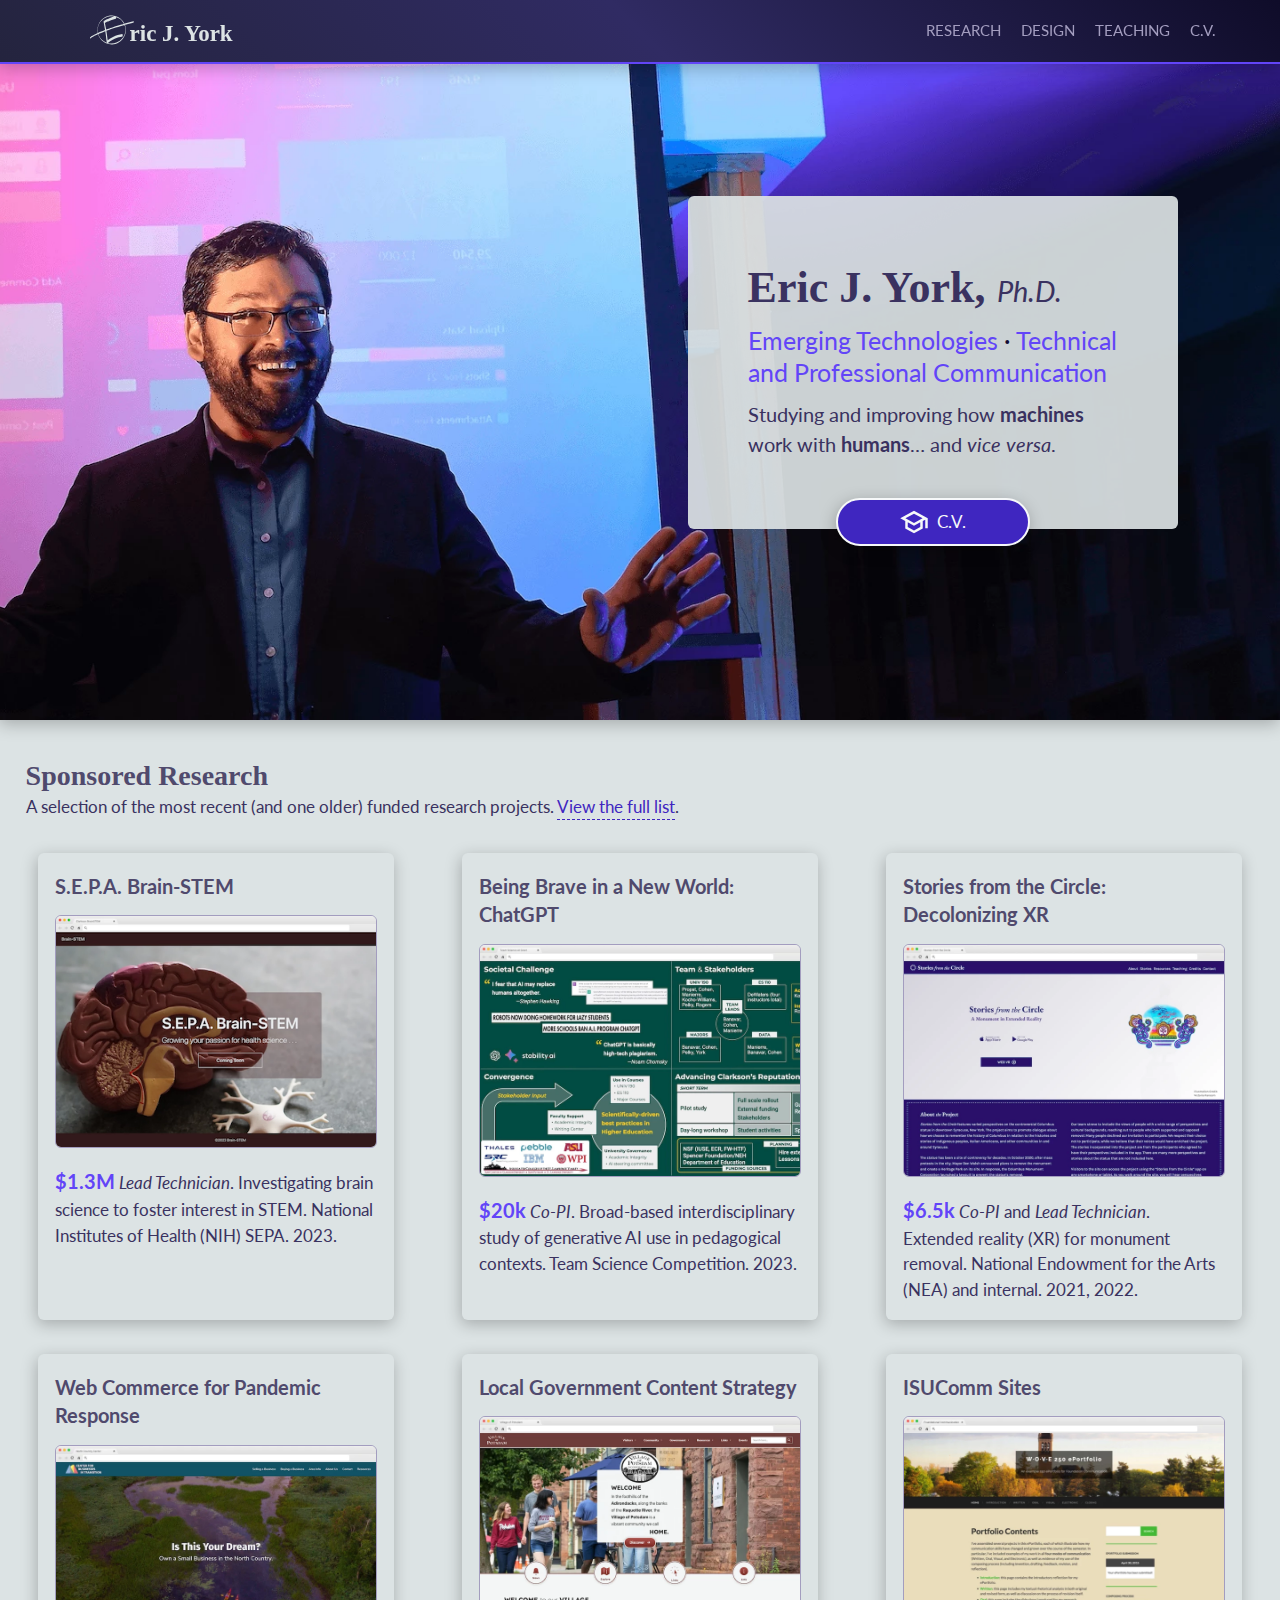
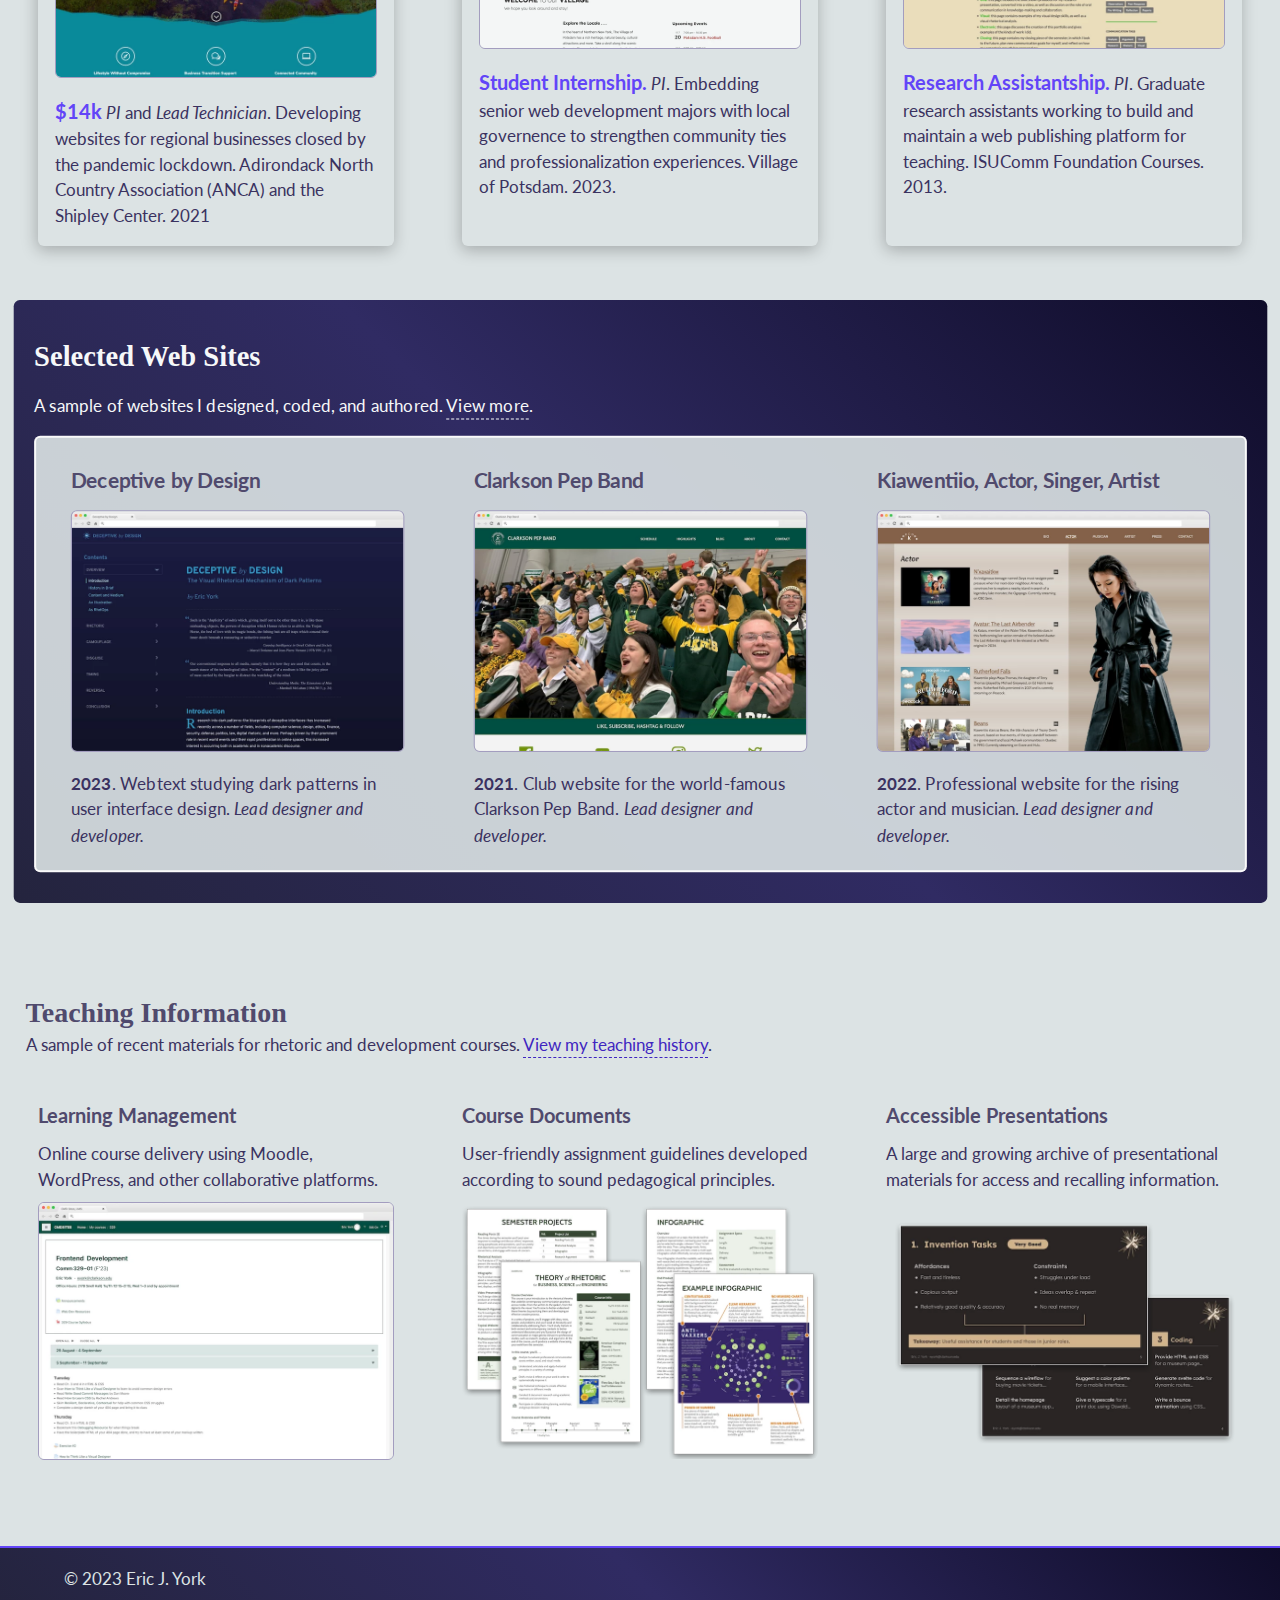
<file: index.html>
<!DOCTYPE html>
<html lang="en">
<head>
  <meta charset="UTF-8">
  <meta name="viewport" content="width=device-width, initial-scale=1.0">
  <meta name="description" content="Professional website and portfolio of Eric J. York">
  <title>Eric J. York</title>
  <link rel="preconnect" href="https://fonts.googleapis.com">
  <link rel="preconnect" href="https://fonts.gstatic.com" crossorigin>
  <link href="https://fonts.googleapis.com/css2?family=Lato:ital,wght@0,100;0,300;0,400;0,700;1,100;1,300;1,400;1,700&display=swap" rel="stylesheet">  
  <link rel="preload" as="image" href="media/splash.webp">
  <link rel="stylesheet" href="css/style.css">
</head>
<body>
  <nav id="main-nav" class="topnav">
    <a class="logo" href="index.html">
      <div class="logo-wrap">
      <svg width="144px" height="96px" viewBox="0 0 144 96" version="1.1" xmlns="http://www.w3.org/2000/svg" xmlns:xlink="http://www.w3.org/1999/xlink">
          <g id="Page-1" stroke="none" stroke-width="1" fill="none" fill-rule="evenodd">
              <g id="e-logo" transform="translate(0, 0.2812)" fill-rule="nonzero">
                  <path d="M61.6,0.91875 C65,0.21875 68.4,-0.08125 71.9,0.01875 C78.8,0.21875 85.6,1.91875 91.7,5.11875 C97.7,8.21875 103,12.61875 107.1,17.91875 C109.315603,20.7146295 111.225095,23.788791 112.755077,27.0384741 L114.315625,26.59375 L114.315625,26.59375 L116.7,25.91875 C121,24.71875 125.2,23.61875 129.5,22.51875 C131.5,22.01875 133.4,21.61875 135.4,21.11875 C137.7,20.51875 140,19.91875 142.4,19.41875 C142.8,19.31875 143.1,19.91875 143.2,20.21875 C143.3,20.61875 143.4,21.01875 143.4,21.41875 C143.4,22.01875 143.3,22.61875 143,23.11875 C142.9,23.31875 142.7,23.51875 142.4,23.51875 C141.1,23.91875 139.8,24.21875 138.5,24.51875 C133.9,25.61875 129.2,26.81875 124.6,28.01875 C122.8,28.51875 121,28.91875 119.3,29.41875 C116.5,30.21875 113.7,31.01875 110.9,31.81875 L114.339008,30.8359215 C114.970088,32.5655849 115.49373,34.3311638 115.9,36.11875 C116.8,39.71875 117.3,43.31875 117.3,46.91875 C117.3,50.51875 117,54.11875 116.3,57.61875 C115.6,61.11875 114.5,64.41875 113,67.71875 C111.6,70.81875 109.9,73.71875 107.8,76.41875 C103.6,81.81875 98.4,86.31875 92.4,89.51875 C86.4,92.71875 79.6,94.51875 72.8,94.81875 C72.2,94.81875 71.6,94.81875 71.1,94.91875 C64.8,94.91875 58.4,93.61875 52.6,91.11875 C46.3,88.31875 40.6,84.21875 36.1,79.01875 C33.9,76.41875 31.8,73.71875 30.2,70.71875 C28.5,67.61875 27.2,64.41875 26.2,61.11875 L26.329,61.535 L25.7,61.81875 C23.975,62.64375 22.19375,63.46875 20.440625,64.29375 L18.7,65.11875 C18.1,65.41875 17.4,65.81875 16.8,66.11875 C15.4,66.91875 13.9,67.61875 12.4,68.41875 C11.6,68.81875 10.7,69.21875 9.9,69.71875 C8.4,70.51875 7,71.31875 5.6,72.21875 C4.5,73.01875 3.4,73.71875 2.4,74.61875 C2.2,74.71875 2.1,74.91875 2,75.11875 C1.8,75.41875 1.6,75.91875 1,75.71875 C0.8,75.71875 0.5,75.51875 0.4,75.31875 C0.1,74.81875 0,74.21875 0,73.61875 C0,73.21875 0.1,72.81875 0.2,72.41875 C0.4,72.11875 0.5,71.81875 0.7,71.51875 C0.9,71.21875 1.1,71.01875 1.4,70.71875 C1.8,70.31875 2.2,69.91875 2.7,69.61875 C3.7,68.81875 4.7,68.11875 5.8,67.51875 C7.1,66.71875 8.4,66.01875 9.7,65.31875 C12.3,64.01875 14.9,62.61875 17.5,61.31875 C19.1,60.51875 20.8,59.81875 22.4,59.01875 C23.3743333,58.5315833 24.3486667,58.0584599 25.323,57.5941172 C22.9426485,46.1698257 24.8007196,33.976877 30.6,23.91875 C30.6,23.71875 30.7,23.51875 30.8,23.31875 C32.4,20.61875 34.3,18.01875 36.4,15.61875 C40.7,10.71875 46.1,6.71875 52.1,4.01875 C55.1,2.61875 58.3,1.61875 61.6,0.91875 Z M112.882472,31.252162 L110.9,31.81875 C107,32.81875 103.2,33.91875 99.4,35.11875 C94.4,36.61875 89.5,38.11875 84.5,39.61875 C79.4,41.31875 74.2,43.01875 69.1,44.71875 C67.8,45.11875 66.5,45.51875 65.2,46.01875 C62.9,46.81875 60.7,47.71875 58.4,48.51875 L58.4,48.51875 L53.47,50.3273935 C54.0133333,53.7932829 54.5566667,57.2258929 55.1,60.71875 C55.6,64.11875 56,67.51875 56.4,70.91875 C56.9,74.81875 57.3,78.61875 57.9,82.41875 L57.8418504,82.0376832 C58.6084033,81.2724392 59.4277865,80.5455946 60.3,79.81875 C62.5,77.91875 64.9,76.31875 67.4,74.71875 C72.5,71.51875 77.8,68.61875 83.3,66.41875 C88.2,64.51875 93.4,63.01875 98.6,62.11875 C100.8,61.81875 102.9,61.41875 105,61.11875 C105.8,60.91875 106.5,62.21875 106.7,62.81875 C107,63.61875 107.1,64.41875 107.1,65.31875 C107.1,66.71875 106.7,69.31875 104.9,69.51875 C103.1,69.71875 101.4,70.01875 99.6,70.31875 C95.9,70.91875 92.3,71.71875 88.8,72.81875 C83.2,74.71875 77.9,77.21875 72.8,80.11875 C68.1,82.81875 63.4,85.71875 59.5,89.41875 C59.1405724,89.7781776 58.8328201,90.1892805 58.539596,90.6149116 C59.9311155,91.00308 61.3511604,91.3041071 62.8,91.51875 C65.5,91.91875 68.2,92.11875 70.9,92.11875 C76.1,92.01875 81.4,91.01875 86.3,88.91875 L86.3,88.91875 L86.261,88.956 L86.8373037,88.7334167 C90.0204741,87.4738611 93.0484148,85.9138611 95.8560296,84.0534167 L96.5,83.61875 C99.7,81.41875 102.7,78.81875 105.2,75.81875 C108.1,72.41875 110.5,68.71875 112.3,64.61875 L112.26,64.706 L112.284375,64.678125 L112.284375,64.678125 L112.3,64.61875 C112.4,64.61875 112.4,64.51875 112.4,64.51875 C112.38,64.51875 112.364,64.52275 112.3512,64.52915 L112.33,64.546 L112.6239,63.86575 C113.4711,61.84975 114.1839,59.76975 114.7111,57.62575 L114.9,56.81875 C115.4,54.71875 115.7,52.51875 115.9,50.31875 C116,48.31875 116,46.21875 115.9,44.21875 C115.8,42.01875 115.5,39.91875 115,37.81875 C114.427797,35.6116804 113.721954,33.4046109 112.882472,31.252162 Z M49.98,51.605 L49.4,51.81875 C48.3,52.21875 47.2,52.61875 46.1,53.11875 C41.2,55.21875 36.2,57.21875 31.3,59.21875 C30.8,59.41875 30.3,59.71875 29.8,59.91875 C28.9658621,60.2762377 28.1672234,60.6692247 27.3617822,61.0554091 C27.8234082,62.4856165 28.3704148,63.9021833 29,65.31875 C30.8,69.31875 33.1,73.01875 35.9,76.31875 C41,82.21875 47.7,86.71875 55,89.41875 L54.7456815,89.3225169 C54.7139934,89.0146707 54.7,88.7097137 54.7,88.41875 C54.7,87.8514167 54.7502917,87.2840833 54.8865404,86.71675 C54.487633,86.1438584 54.2584389,85.3447 54.2,84.81875 C53.5,79.61875 53,74.31875 52.4,69.11875 C52,65.51875 51.5,61.91875 51,58.31875 C50.6,55.71875 50.2,53.01875 49.8,50.41875 L49.98,51.605 Z M70.2,3.01875 C67.5,3.01875 64.7,3.31875 62,3.81875 C59.5,4.31875 57,5.01875 54.5,5.91875 L54.5,5.91875 L54.536,5.882 L54.0757784,6.06314883 C47.2260175,8.7998206 40.9350437,13.1264958 36.0410379,18.7079022 L35.6,19.21875 L35.6,19.21875 L35.1004115,19.8523577 C33.7703704,21.5434414 32.4666667,23.2520833 31.4,25.11875 C31.3,25.21875 31.2,25.31875 31.1,25.31875 C30.3,26.81875 29.6,28.21875 28.9,29.71875 C27.8,32.31875 26.9,35.01875 26.3,37.71875 C25.8,39.91875 25.5,42.21875 25.3,44.51875 L25.3,44.51875 L25.3,44.21875 C25.2,46.31875 25.2,48.41875 25.3,50.41875 L25.3,50.41875 L25.3,50.11875 C25.4,52.51875 25.8,54.81875 26.3,57.11875 C26.3010035,57.1234328 26.3020078,57.1281154 26.3030129,57.1327977 C27.6013333,56.5181346 28.9006667,55.9184423 30.2,55.31875 C31.6,54.61875 33.1,54.11875 34.5,53.51875 C37.5,52.31875 40.6,51.01875 43.6,49.81875 C44.8,49.31875 46,48.81875 47.2,48.41875 C47.9158387,48.1536246 48.6334346,47.8884991 49.3523219,47.6233737 L49.3,47.31875 C48.5,43.01875 47.7,38.61875 46.9,34.31875 C46.6,32.51875 46.2,30.81875 45.9,29.01875 L45.9,29.01875 L45.3,25.71875 L45.3,25.71875 L45,24.21875 C44.7,23.11875 44.4,21.81875 44.5,20.61875 C44.6,19.71875 44.7,18.71875 45.2,18.01875 C45.5,17.61875 45.8,17.41875 46.2,17.41875 C46.4253086,17.41875 46.6201589,17.494896 46.787982,17.6208815 C47.1949754,17.196492 47.6147892,16.7422239 48.1,16.41875 C48.9,15.81875 49.7,15.41875 50.6,14.91875 C52.3,14.01875 54,13.21875 55.7,12.51875 C57,12.01875 58.2,11.51875 59.5,11.01875 C59.9333333,10.8520833 60.3666667,10.6826389 60.8,10.5118056 L63.4,9.48125 C64.7,8.96875 66,8.46875 67.3,8.01875 C71.3637579,6.58890927 75.4275157,5.21570136 79.5338925,3.89912625 C79.2242757,3.83728967 78.912809,3.77667759 78.6,3.71875 C75.8,3.21875 73,3.01875 70.2,3.01875 Z M85.7159174,5.55406931 C85.775913,5.95942356 85.8,6.37704327 85.8,6.81875 C85.8,7.71875 85.7,8.51875 85.4,9.31875 C85.2,9.91875 84.8,10.41875 84.3,10.81875 C79.1,12.51875 73.9,14.21875 68.7,16.01875 C66.2,16.91875 63.8,17.81875 61.3,18.81875 C60.2,19.21875 59,19.61875 57.9,20.11875 C56.2,20.81875 54.5,21.61875 52.8,22.41875 C51.5,23.11875 50.2,23.71875 49.1,24.71875 C48.9733766,24.8453734 48.8467532,24.9619758 48.7169577,25.0653851 C48.7366698,25.1820833 48.7605556,25.3004167 48.8,25.41875 C49.2,27.21875 49.5,28.91875 49.9,30.71875 C50.3,32.71875 50.7,34.81875 51.1,36.81875 C51.7,40.31875 52.5,43.81875 53,47.31875 L52.8475743,46.3373347 C56.4038939,45.0311398 59.9732738,43.7249449 63.5,42.41875 C64.6,42.01875 65.6,41.61875 66.6,41.31875 C69.5,40.31875 72.4,39.41875 75.3,38.41875 C79.1,37.21875 82.9,35.91875 86.7,34.71875 C92.2,33.01875 97.7,31.41875 103.2,29.71875 C104.5,29.31875 105.9,29.01875 107.2,28.61875 C108.523636,28.2464773 109.830163,27.8742045 111.133735,27.5019318 C109.555164,24.4603171 107.659737,21.5680969 105.4,18.91875 L105.4,18.91875 L105.6,19.11875 C103,16.11875 100.1,13.41875 96.9,11.21875 C93.6,8.91875 90,7.11875 86.3,5.71875 L86.375,5.747 L86.4,5.76875 L86.4,5.76875 L86.431,5.795 L85.7159174,5.55406931 Z" id="Logo"></path>
              </g>
          </g>
      </svg>
      <span>ric J. York</span>
      </div>
    </a>
    <a href="#research">Research</a>
    <a href="#design">Design</a>
    <a href="#teaching">Teaching</a>
    <a href="cvitae.html">C.V.</a>
    </a>
  </nav>
  <header class="splash">
    <div class="overlay">
      <div class="text">
        <h1>Eric J. York, <em>Ph.D.</em></h1>
        <h2><span>Emerging Technologies</span> · <span>Technical and Professional Communication</span></h2>
        <p>Studying and improving how <strong>machines</strong> work with <strong>humans</strong>&hellip; and <em>vice versa</em>.</p>
        <a href="cvitae.html">
          <svg xmlns="http://www.w3.org/2000/svg" viewBox="0 -960 960 960"><path d="M480-120 200-272v-240L40-600l440-240 440 240v320h-80v-276l-80 44v240L480-120Zm0-332 274-148-274-148-274 148 274 148Zm0 241 200-108v-151L480-360 280-470v151l200 108Zm0-241Zm0 90Zm0 0Z"/></svg>
          C.V.
        </a>
      </div>
    </div>
  </header>
  <!-- <nav class="locations">
    <a href="#research"><span class="material-symbols-outlined">library_books</span>Research</a>
    <a href="#design"><span class="material-symbols-outlined">devices</span>Design</a>
    <a href="#teaching"><span class="material-symbols-outlined">people</span>Teaching</a>
  </nav> -->
  <main class="home-main">
    <h2 id="research">Sponsored Research</h2>
    <p>A selection of the most recent (and one older) funded research projects. <a href="cvitae.html#grants">View the full list</a>.</p>
    <section class="wrap">
      <div class="card">
        <a href="https://clarksonbrainstem.org/" target="_blank">
          <h3>S.E.P.A. Brain-STEM</h3>
          <img src="media/01_brainstem.webp" alt="screen capture of page">
          <p><span class="lead"><strong>$1.3M</strong></span> <em>Lead Technician</em>. Investigating brain science to foster interest in STEM. National Institutes of Health (NIH) SEPA. 2023.</p>
        </a>
      </div>
      <div class="card">
        <a href="https://announcements.clarkson.edu/2023/05/22/second-annual-team-science-projects-planning-grant-competition-winners/" target="_blank">
        <h3>Being Brave in a New World: ChatGPT</h3>
        <img src="media/02_team-science.webp" alt="screen capture of page">
        <p><span class="lead"><strong>$20k</strong></span> <em>Co-PI</em>. Broad-based interdisciplinary study of generative AI use in pedagogical contexts. Team Science Competition. 2023.</p>
        </a>
      </div>
      <div class="card">
        <a href="https://storiesfromthecircle.org/" target="_blank">
        <h3>Stories from the Circle: Decolonizing XR</h3>
        <img src="media/03_stories.webp" alt="screen capture of page">
        <p><span class="lead"><strong>$6.5k</strong></span> <em>Co-PI</em> and <em>Lead Technician</em>. Extended reality (XR) for monument removal. National Endowment for the Arts (NEA) and internal. 2021, 2022.</p>
      </a>
      </div>
      <div class="card">
        <a href="http://ownanorthcountrybusiness.com/" target="_blank">
        <h3>Web Commerce for Pandemic Response</h3>
        <img src="media/04_nccbit.webp" alt="screen capture of page" loading="lazy" >
        <p><span class="lead"><strong>$14k</strong></span> <em>PI</em> and <em>Lead Technician</em>. Developing  websites for regional businesses closed by the pandemic lockdown. Adirondack North Country Association (ANCA) and the Shipley Center. 2021</p>
        </a>
      </div>
      <div class="card">
        <a href="https://vi.potsdam.ny.us/" target="_blank">
        <h3>Local Government Content Strategy</h3>
        <img src="media/05_village.webp" alt="screen capture of page" loading="lazy" >
        <p><span class="lead"><strong>Student Internship.</strong></span> <em>PI</em>. Embedding senior web development majors with local governence to strengthen community ties and professionalization experiences. Village of Potsdam. 2023.</p>
        </a>
      </div>
      <div class="card">
        <a href="https://eportfolios.isucomm.iastate.edu/sample-eportfolios/" target="_blank">
        <h3>ISUComm Sites</h3>
        <img src="media/06_intro.webp" alt="screen capture of page" loading="lazy" >
        <p><span class="lead"><strong>Research Assistantship.</strong></span> <em>PI</em>. Graduate research assistants working to build and maintain a web publishing platform for teaching. ISUComm Foundation Courses. 2013.</p>
      </a>
      </div>
    </section>
    <div class="grad-sect">
      <h2 id="design">Selected Web Sites</h2>
      <p>A sample of websites I designed, coded, and authored. <a href="cvitae.html#websites">View more</a>.</p>
      <section class="wrap">
        <div class="card">
          <a href="https://kairos.technorhetoric.net/27.2/topoi/york/index.html" target="_blank">
          <h3>Deceptive by Design</h3>
          <img src="media/07_deceptive.webp" alt="screen capture of page" loading="lazy" >
          <p><strong>2023</strong>. Webtext studying dark patterns in user interface design. <em>Lead designer and developer.</em></p>
          </a>
        </div>
        <div class="card">
          <a href="https://clarksonpepband.org/" target="_blank">
          <h3>Clarkson Pep Band</h3>
          <img src="media/08_pepband.webp" alt="screen capture of page" loading="lazy" >
          <p><strong>2021</strong>. Club website for the world-famous Clarkson Pep Band. <em>Lead designer and developer.</em></p>
          </a>
        </div>
        <div class="card">
          <a href="https://kiawentiio.com/" target="_blank">
          <h3>Kiawentiio, Actor, Singer, Artist</h3>
          <img src="media/09_kiawentiio.webp" alt="screen capture of page" loading="lazy" >
          <p><strong>2022</strong>. Professional website for the rising actor and musician.<em> Lead designer and developer.</em></p>
          </a>
        </div>
      </section>
    </div>
    <h2 id="teaching">Teaching Information</h2>
    <p>A sample of recent materials for rhetoric and development courses. <a href="cvitae.html#courses">View my teaching history</a>.</p>
    <section class="wrap teach">
      <div class="card">
        <a href="#" target="_blank">
        <h3>Learning Management</h3>
        <p>Online course delivery using Moodle, WordPress, and other collaborative platforms.</p>
        <img src="media/10_courses.webp" alt="screen capture of page" loading="lazy" >
        </a>
      </div>
      <div class="card blank">
        <h3>Course Documents</h3>
        <p>User-friendly assignment guidelines developed according to sound pedagogical principles.</p>
        <img src="media/11_assign.webp" alt="screen capture of page" loading="lazy" >
      </div>
      <div class="card blank">
        <h3>Accessible Presentations</h3>
        <p>A large and growing archive of presentational materials for access and recalling information.</p>
        <img src="media/12_presentation.webp" alt="screen capture of page" loading="lazy" >
      </div>
    </section>
  </main>
  <footer class="site-footer">
    <span>&copy; 2023 Eric J. York</span>
  </footer>
  <!-- <script src="main.js"></script> -->
</body>
</html>
</file>
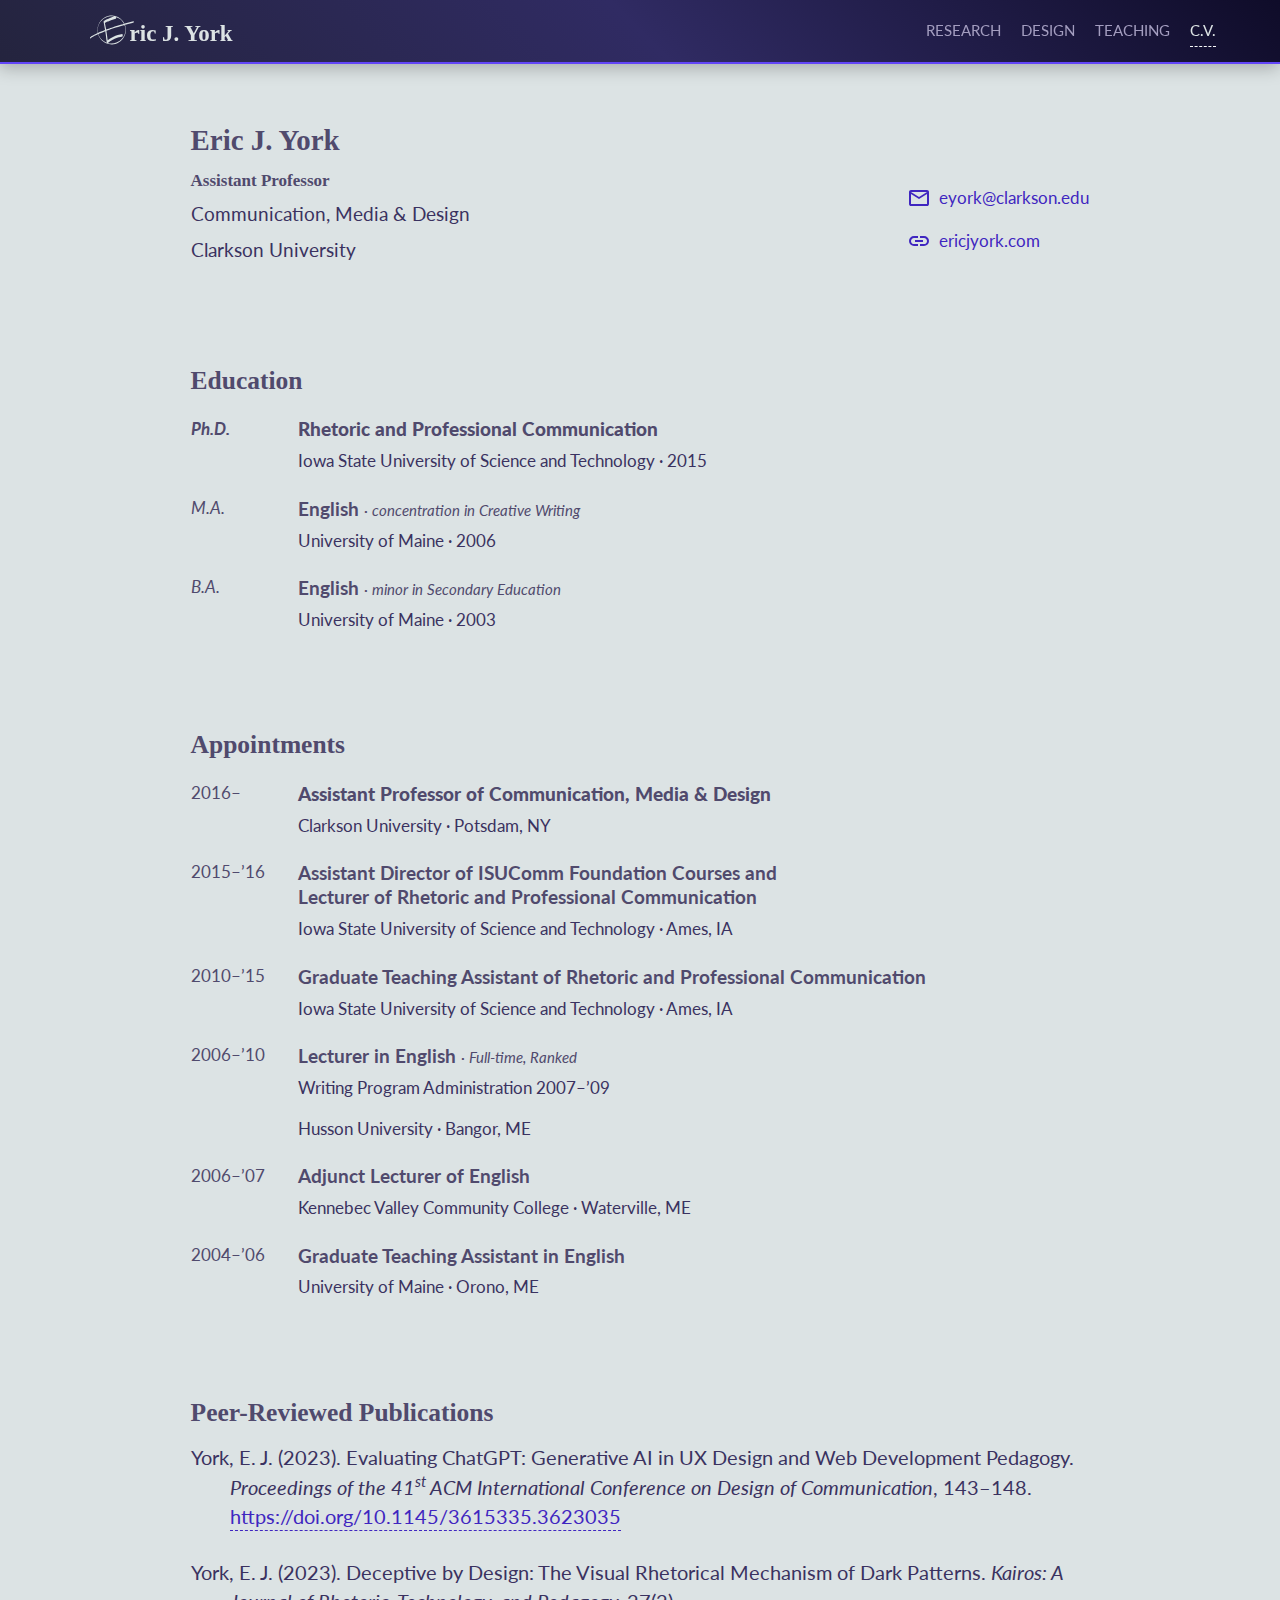
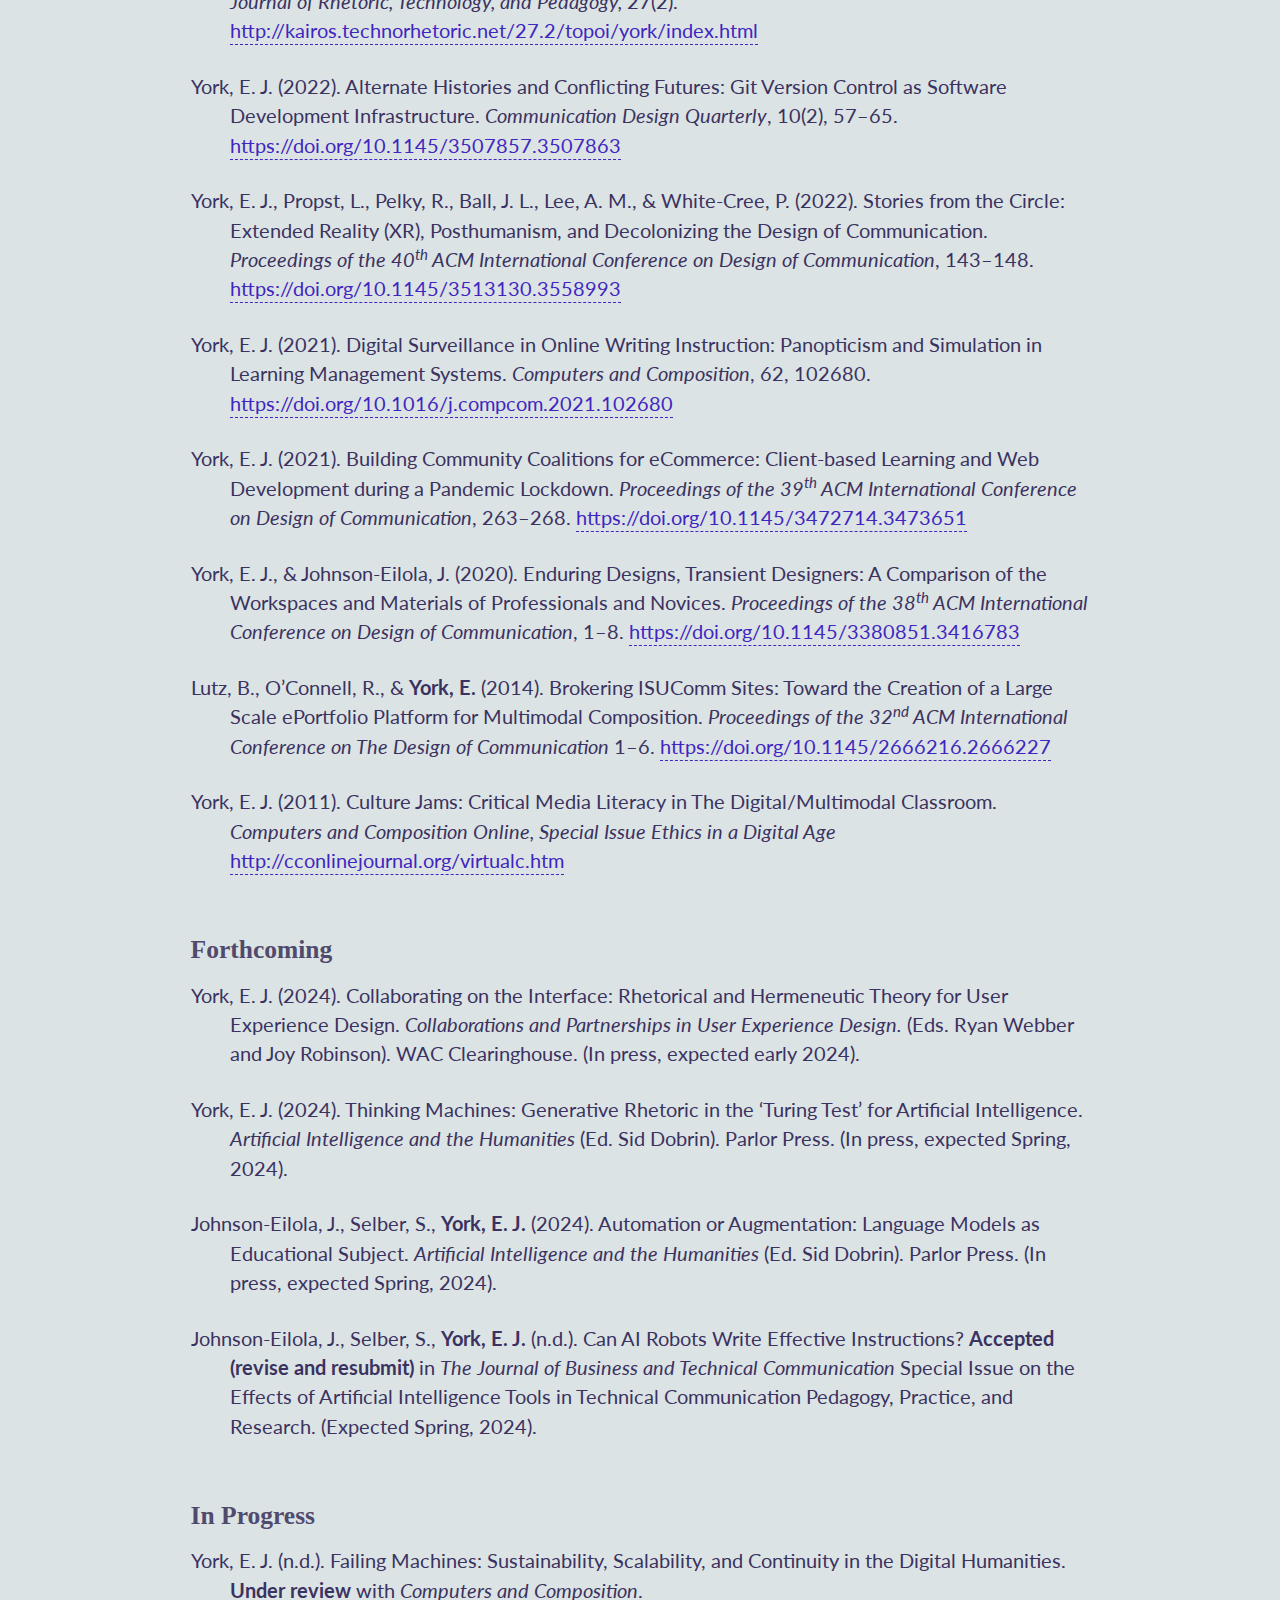
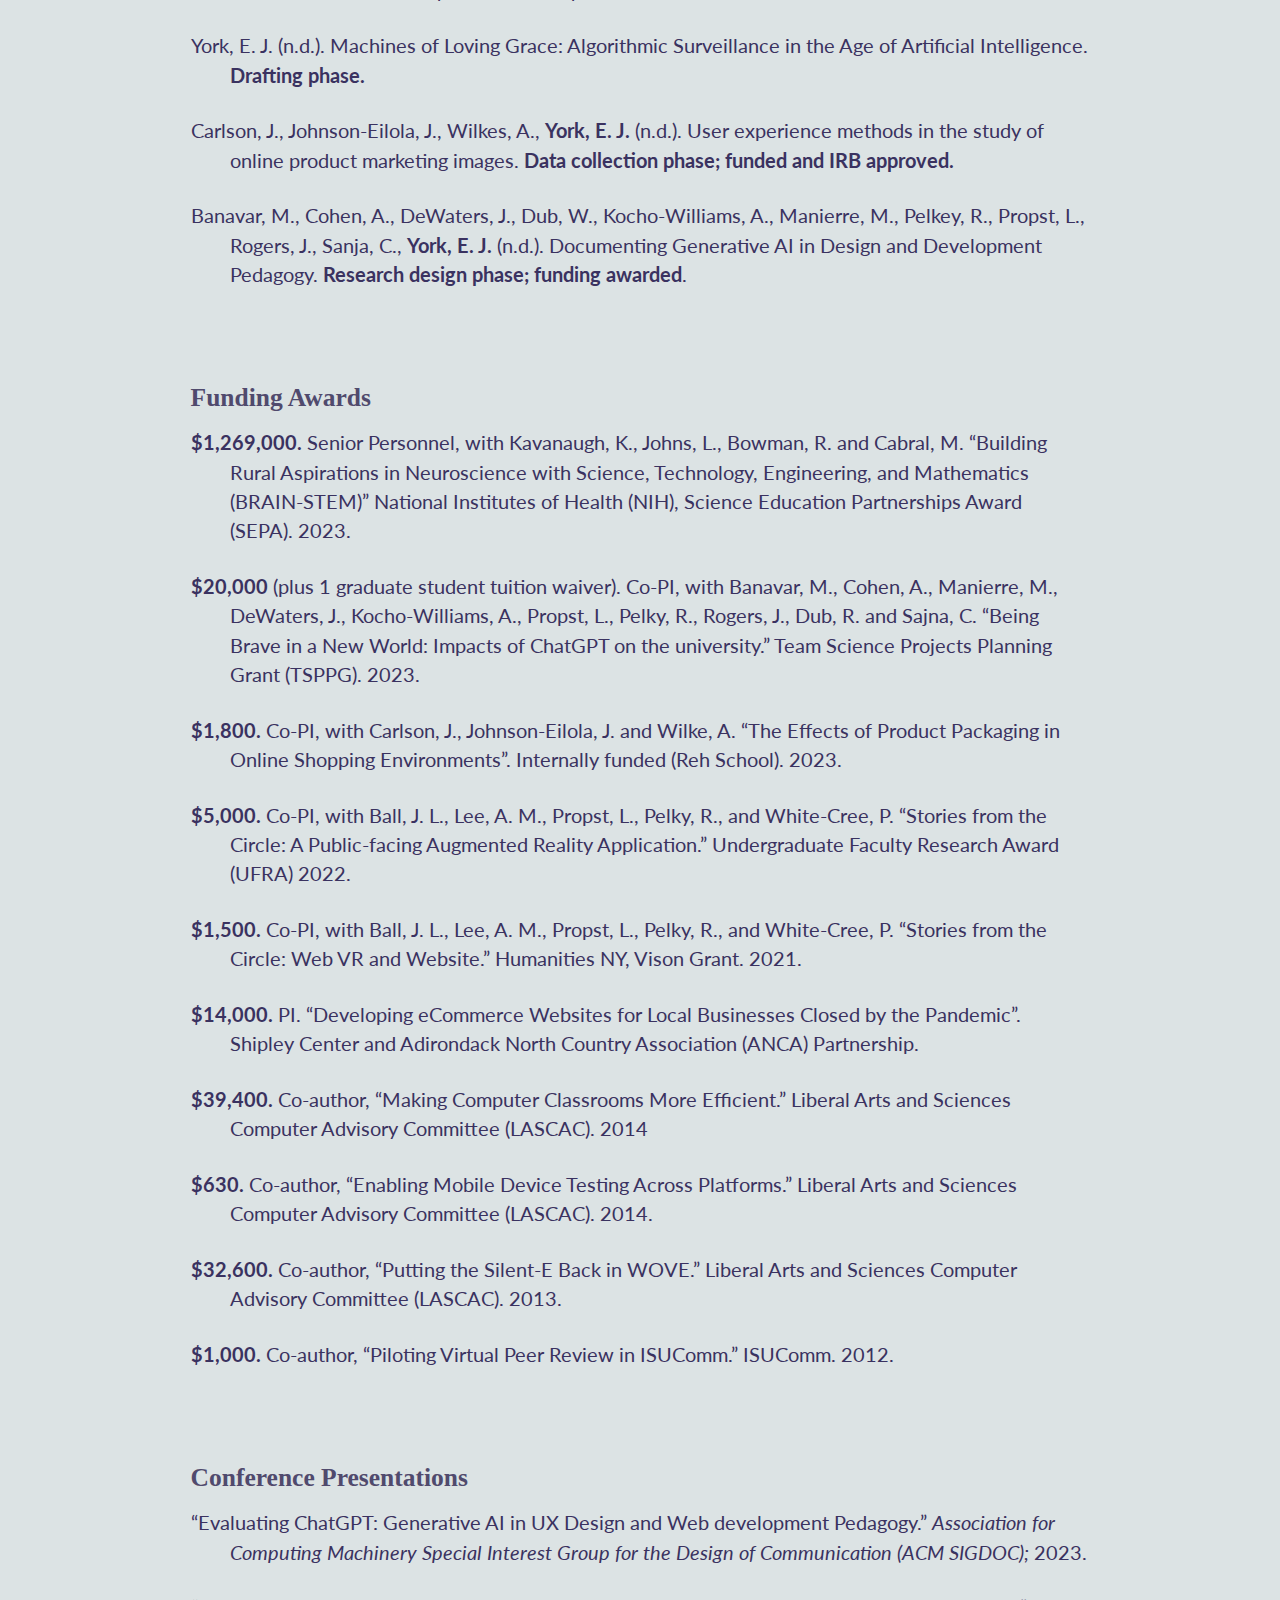
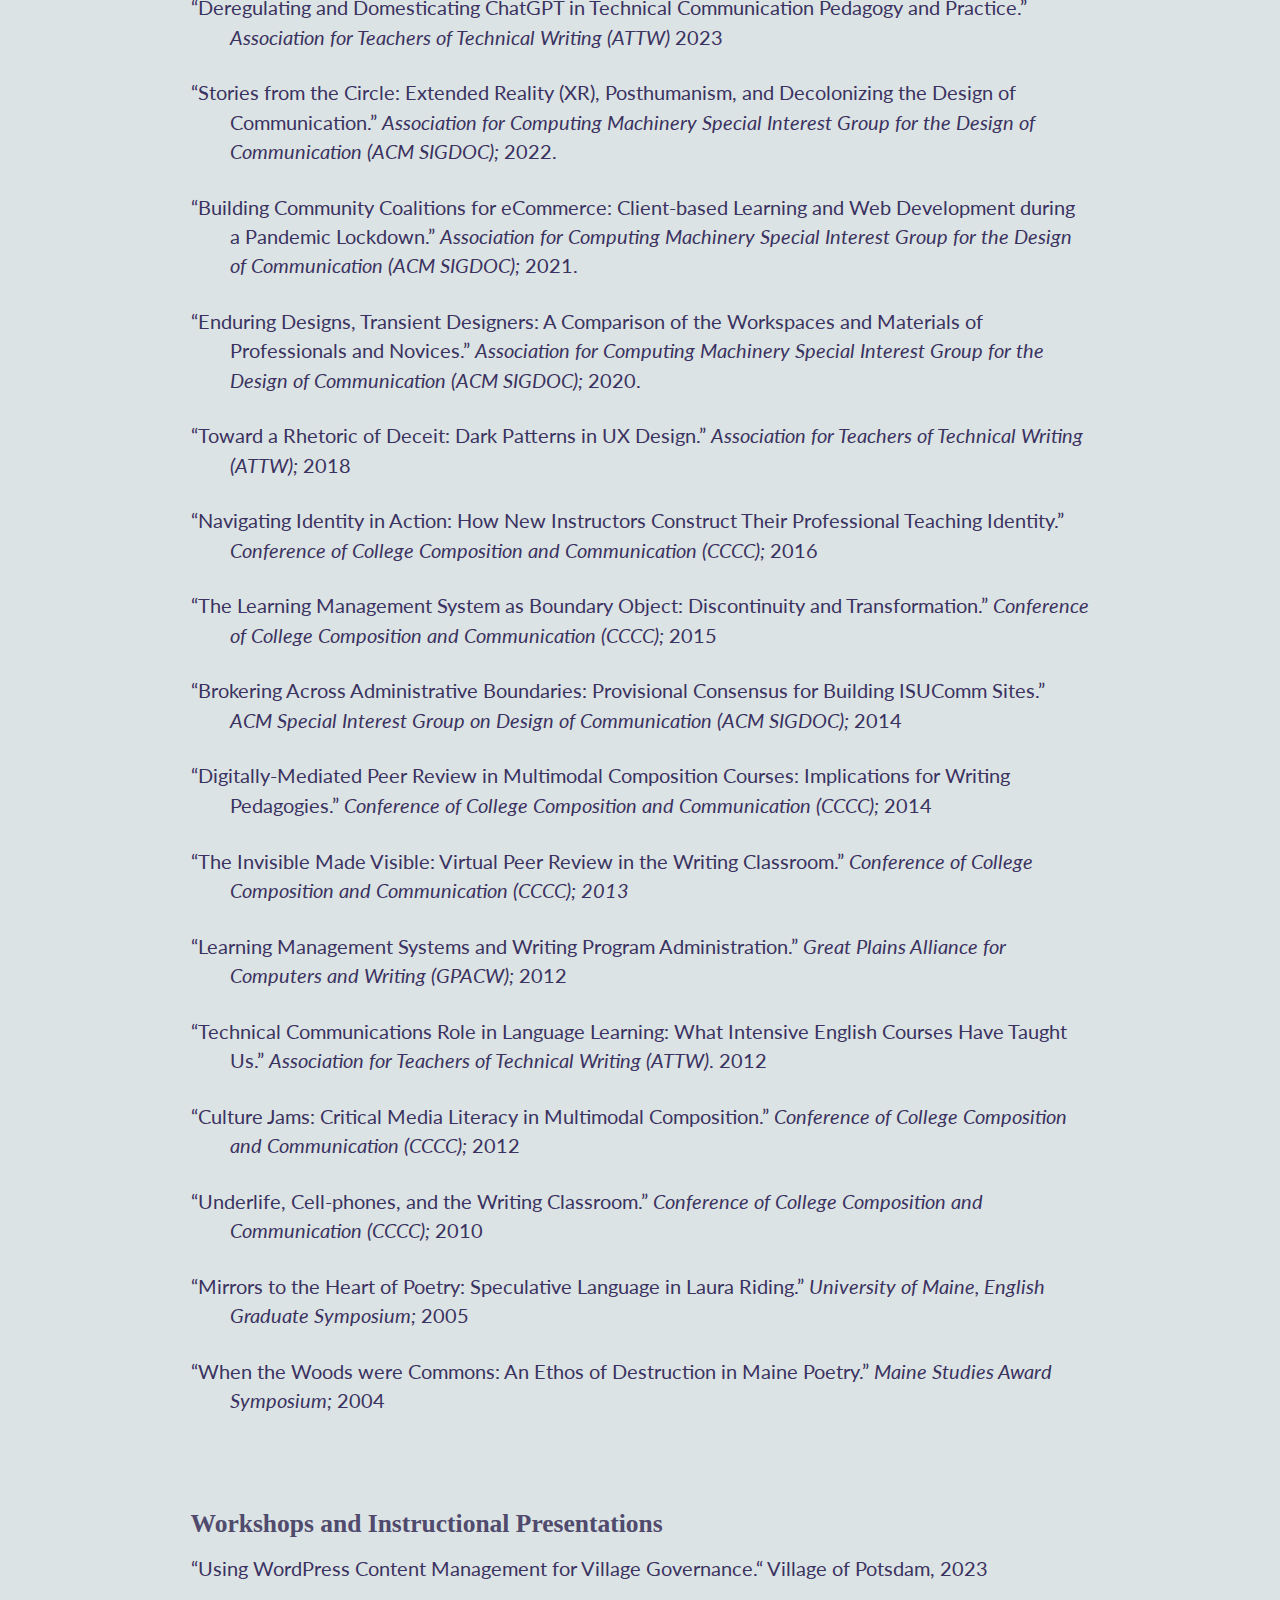
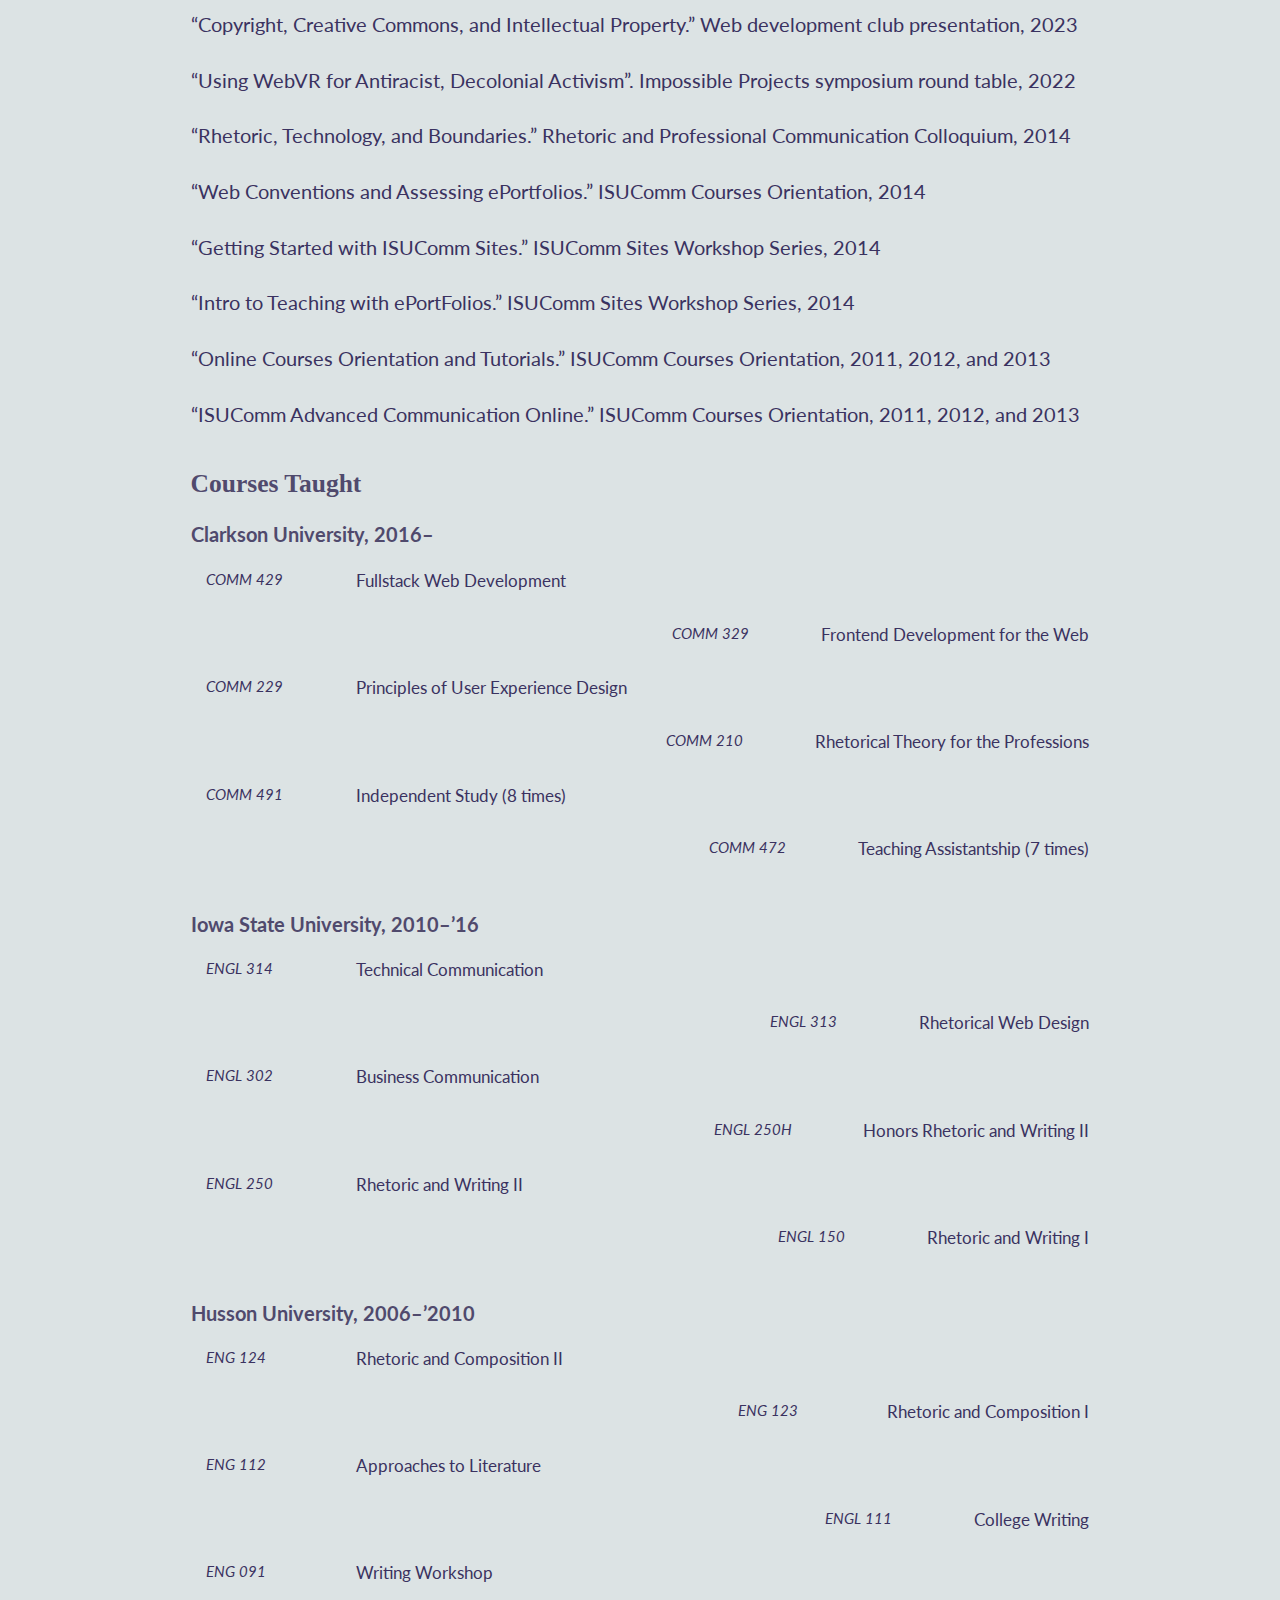
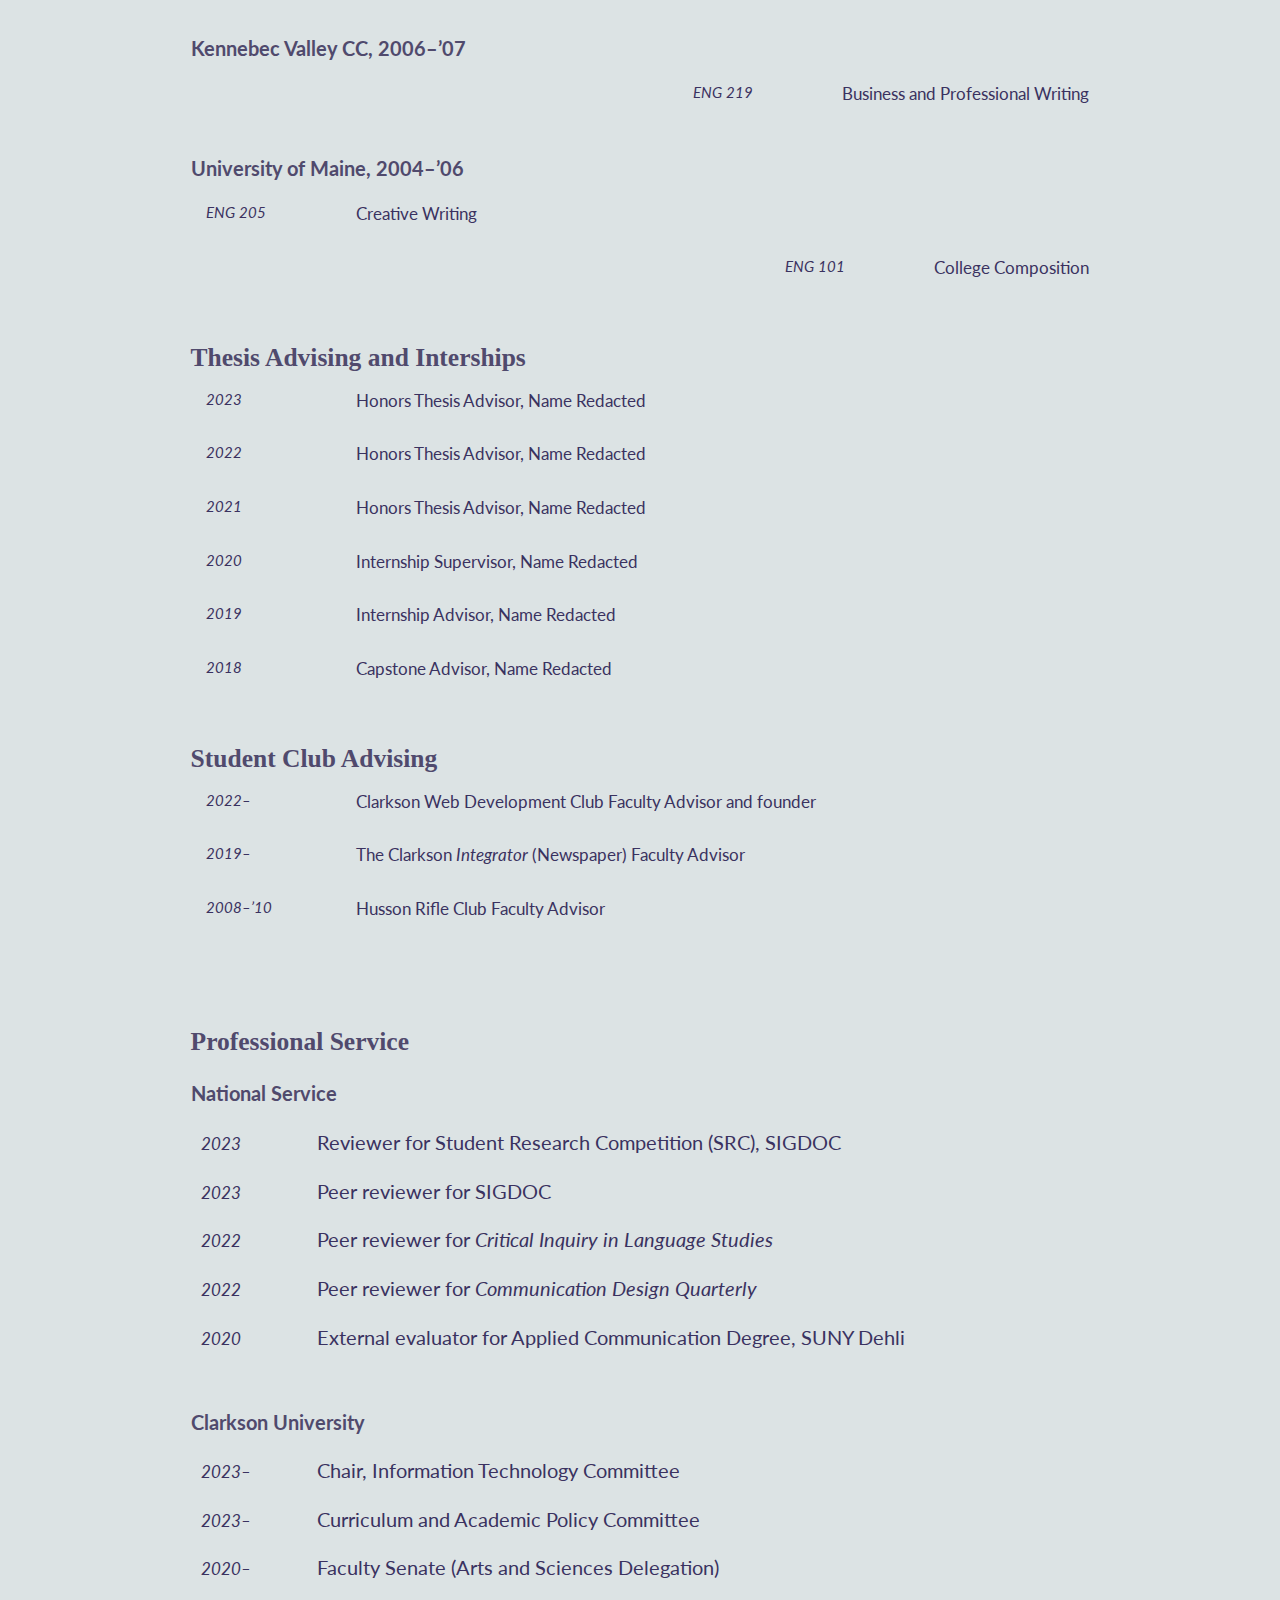
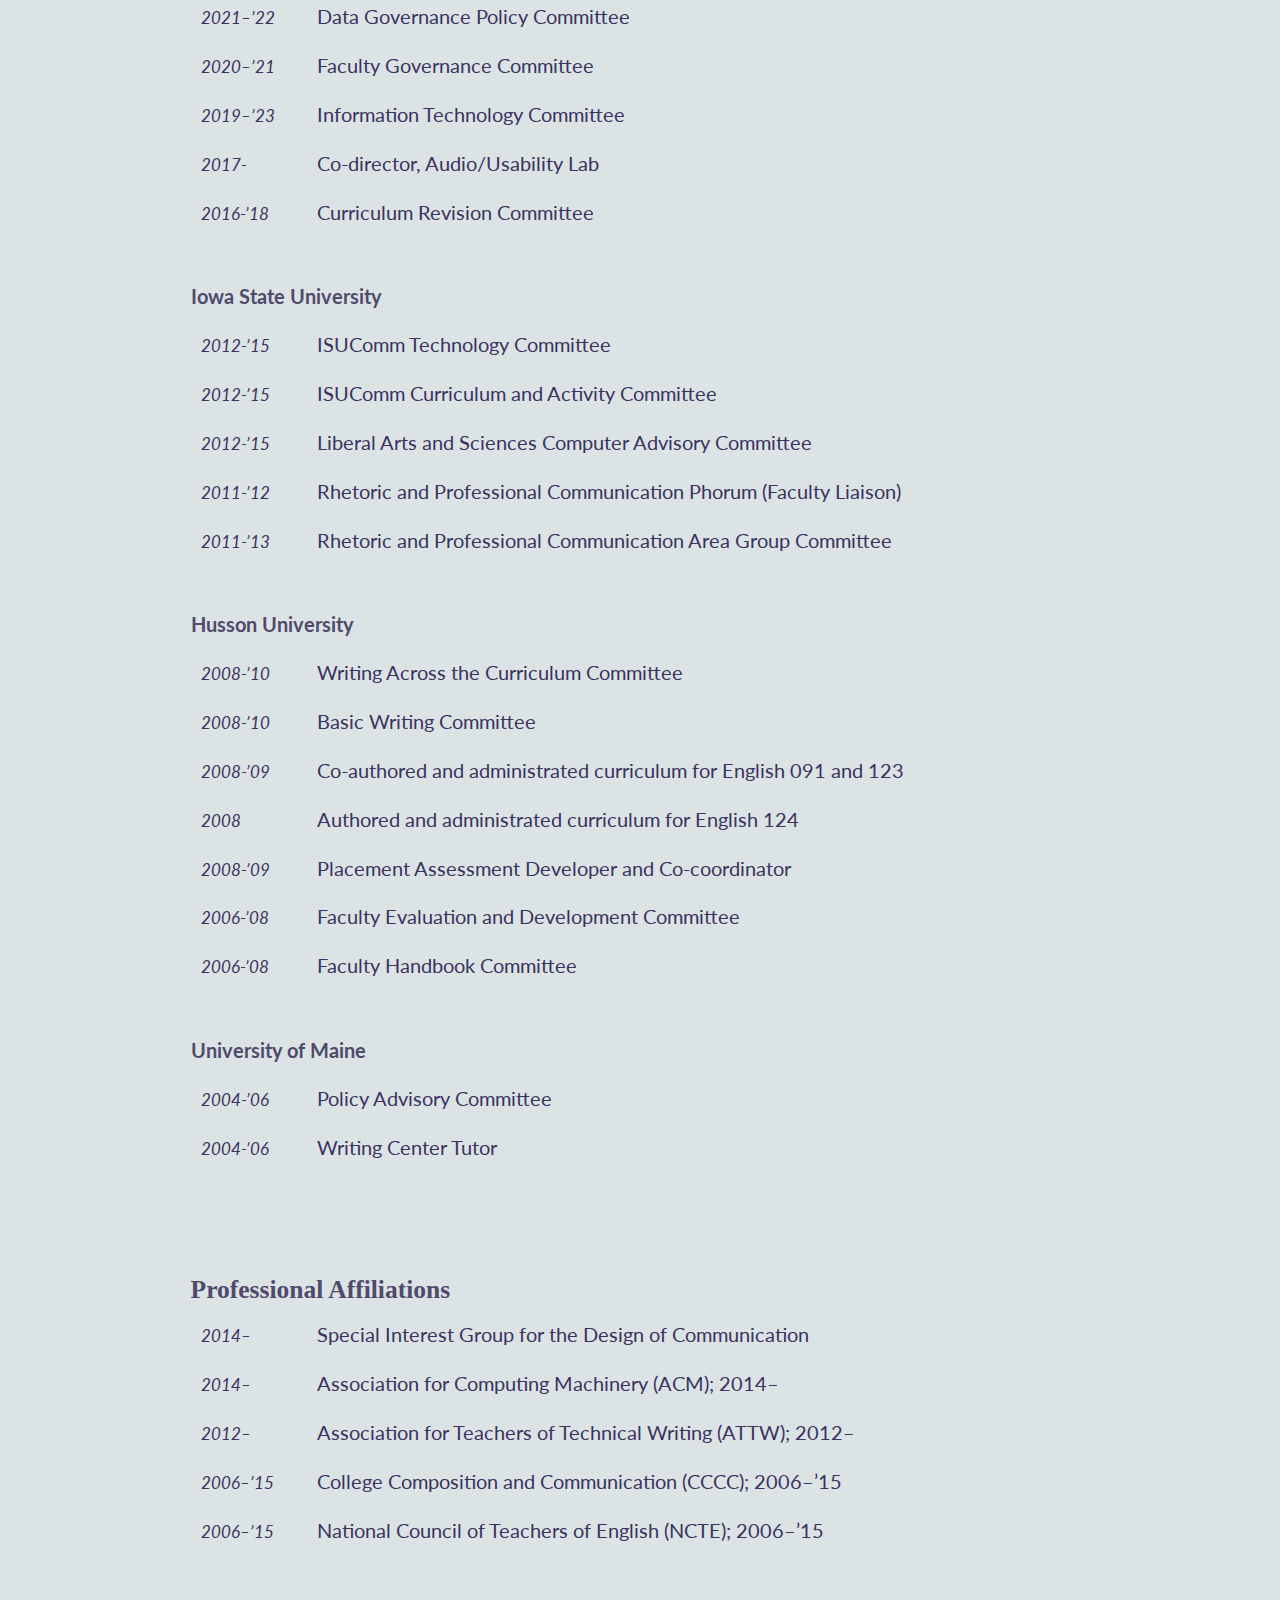
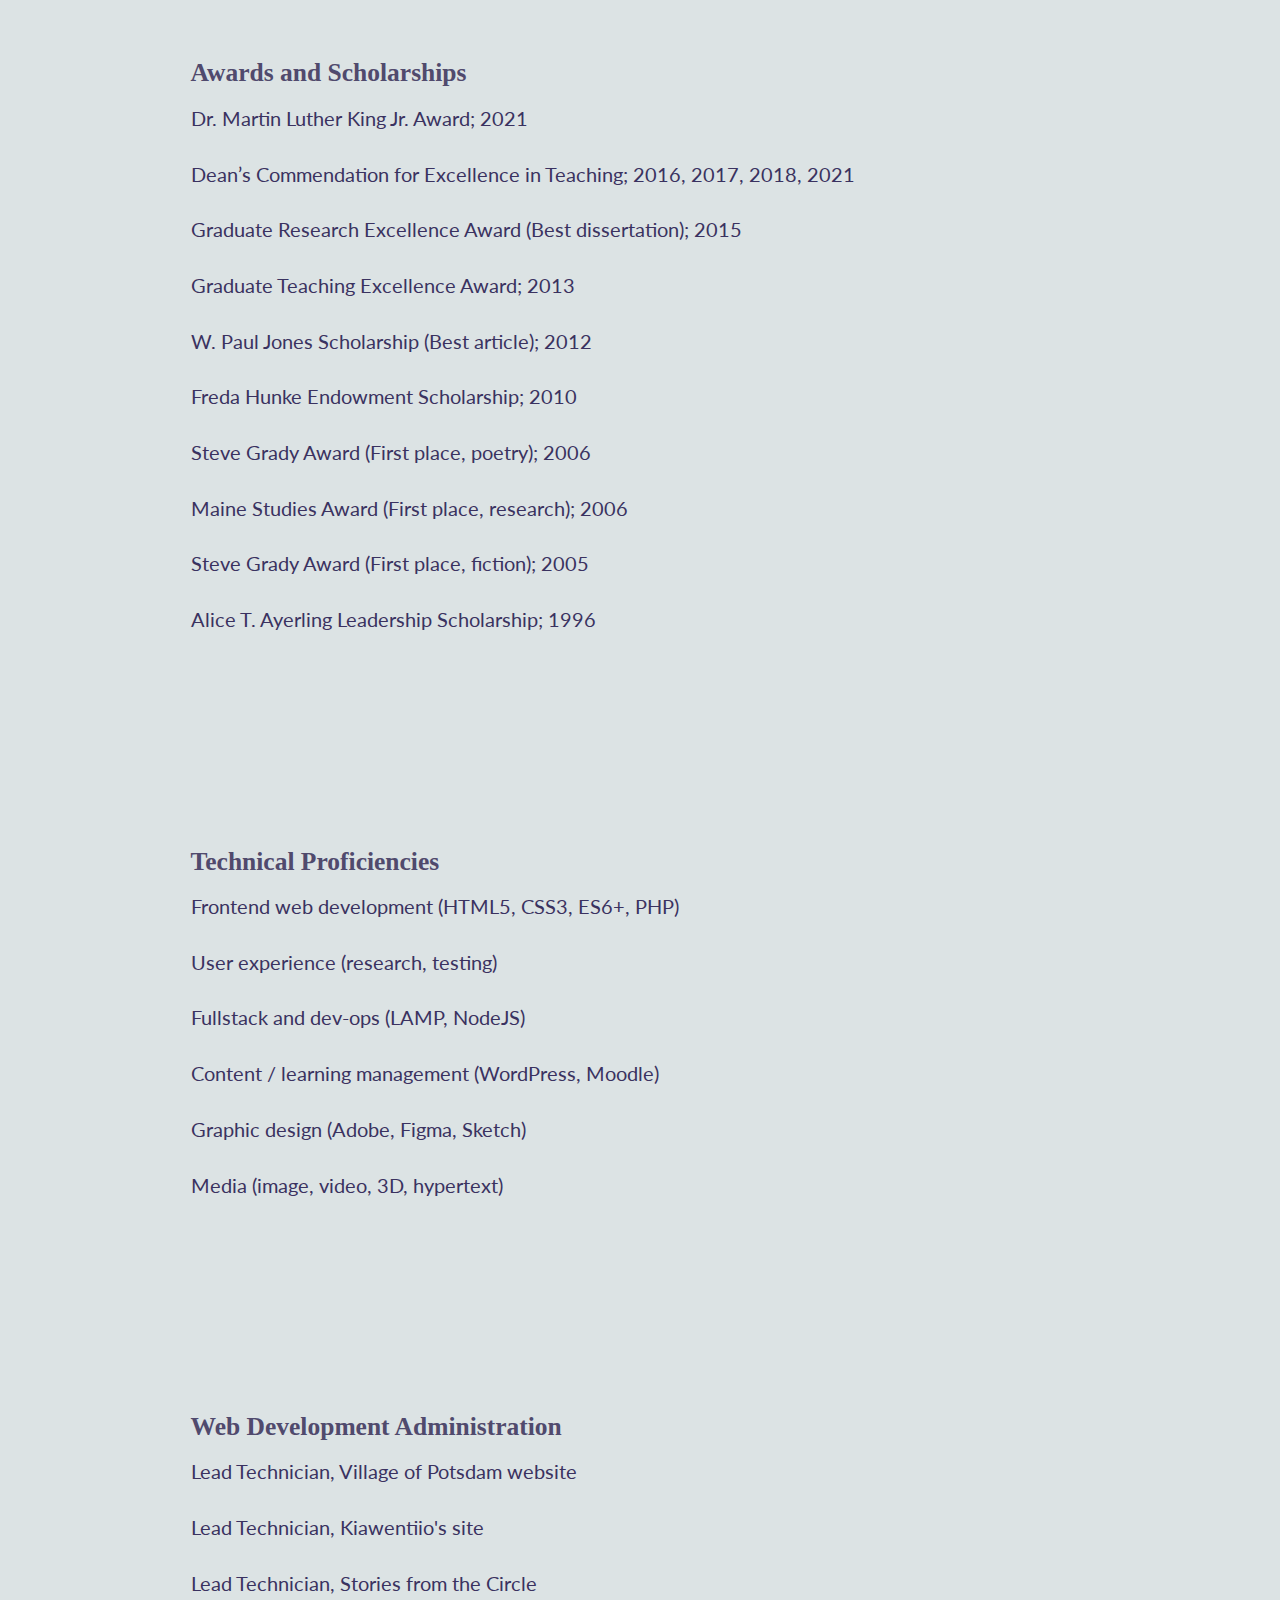
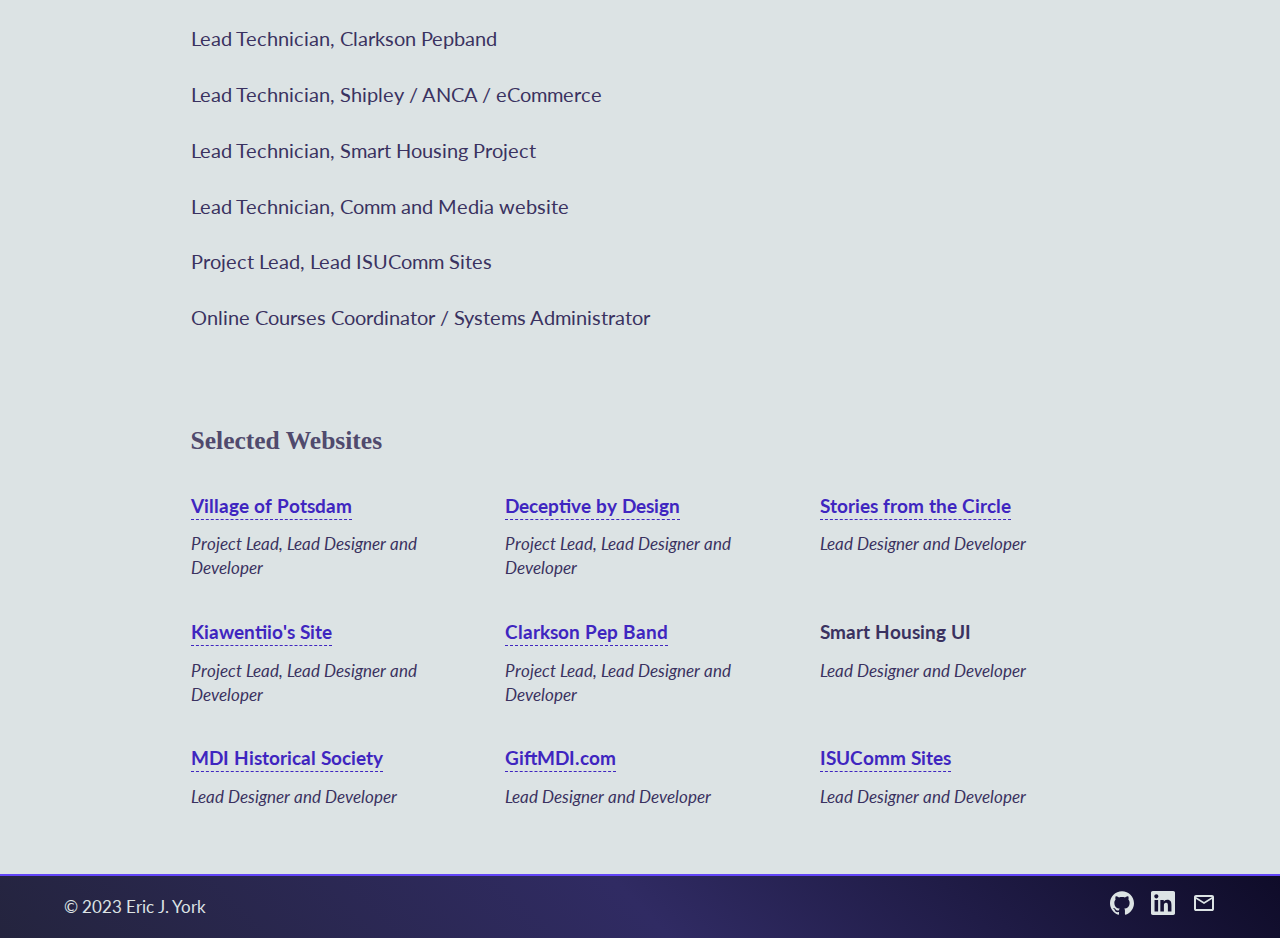
<file: cvitae.html>
<!DOCTYPE html>
<html lang="en">
<head>
  <meta charset="UTF-8">
  <meta name="viewport" content="width=device-width, initial-scale=1.0">
  <meta name="description" content="C.V. of Eric J. York">
  <title>C.V. | ericjyork.com</title>
  <link rel="preconnect" href="https://fonts.googleapis.com">
  <link rel="preconnect" href="https://fonts.gstatic.com" crossorigin>
  <link href="https://fonts.googleapis.com/css2?family=Lato:ital,wght@0,100;0,300;0,400;0,700;1,100;1,300;1,400;1,700&display=swap" rel="stylesheet">  
  <link rel="stylesheet" href="css/style.css">
</head>
<body>
  <nav id="main-nav" class="topnav">
    <a class="logo" href="index.html">
    <div class="logo-wrap">
      <svg width="144px" height="96px" viewBox="0 0 144 96" version="1.1" xmlns="http://www.w3.org/2000/svg">
          <g id="Page-1" stroke="none" stroke-width="1" fill="none" fill-rule="evenodd">
              <g id="e-logo" transform="translate(0, 0.2812)" fill-rule="nonzero">
                  <path d="M61.6,0.91875 C65,0.21875 68.4,-0.08125 71.9,0.01875 C78.8,0.21875 85.6,1.91875 91.7,5.11875 C97.7,8.21875 103,12.61875 107.1,17.91875 C109.315603,20.7146295 111.225095,23.788791 112.755077,27.0384741 L114.315625,26.59375 L114.315625,26.59375 L116.7,25.91875 C121,24.71875 125.2,23.61875 129.5,22.51875 C131.5,22.01875 133.4,21.61875 135.4,21.11875 C137.7,20.51875 140,19.91875 142.4,19.41875 C142.8,19.31875 143.1,19.91875 143.2,20.21875 C143.3,20.61875 143.4,21.01875 143.4,21.41875 C143.4,22.01875 143.3,22.61875 143,23.11875 C142.9,23.31875 142.7,23.51875 142.4,23.51875 C141.1,23.91875 139.8,24.21875 138.5,24.51875 C133.9,25.61875 129.2,26.81875 124.6,28.01875 C122.8,28.51875 121,28.91875 119.3,29.41875 C116.5,30.21875 113.7,31.01875 110.9,31.81875 L114.339008,30.8359215 C114.970088,32.5655849 115.49373,34.3311638 115.9,36.11875 C116.8,39.71875 117.3,43.31875 117.3,46.91875 C117.3,50.51875 117,54.11875 116.3,57.61875 C115.6,61.11875 114.5,64.41875 113,67.71875 C111.6,70.81875 109.9,73.71875 107.8,76.41875 C103.6,81.81875 98.4,86.31875 92.4,89.51875 C86.4,92.71875 79.6,94.51875 72.8,94.81875 C72.2,94.81875 71.6,94.81875 71.1,94.91875 C64.8,94.91875 58.4,93.61875 52.6,91.11875 C46.3,88.31875 40.6,84.21875 36.1,79.01875 C33.9,76.41875 31.8,73.71875 30.2,70.71875 C28.5,67.61875 27.2,64.41875 26.2,61.11875 L26.329,61.535 L25.7,61.81875 C23.975,62.64375 22.19375,63.46875 20.440625,64.29375 L18.7,65.11875 C18.1,65.41875 17.4,65.81875 16.8,66.11875 C15.4,66.91875 13.9,67.61875 12.4,68.41875 C11.6,68.81875 10.7,69.21875 9.9,69.71875 C8.4,70.51875 7,71.31875 5.6,72.21875 C4.5,73.01875 3.4,73.71875 2.4,74.61875 C2.2,74.71875 2.1,74.91875 2,75.11875 C1.8,75.41875 1.6,75.91875 1,75.71875 C0.8,75.71875 0.5,75.51875 0.4,75.31875 C0.1,74.81875 0,74.21875 0,73.61875 C0,73.21875 0.1,72.81875 0.2,72.41875 C0.4,72.11875 0.5,71.81875 0.7,71.51875 C0.9,71.21875 1.1,71.01875 1.4,70.71875 C1.8,70.31875 2.2,69.91875 2.7,69.61875 C3.7,68.81875 4.7,68.11875 5.8,67.51875 C7.1,66.71875 8.4,66.01875 9.7,65.31875 C12.3,64.01875 14.9,62.61875 17.5,61.31875 C19.1,60.51875 20.8,59.81875 22.4,59.01875 C23.3743333,58.5315833 24.3486667,58.0584599 25.323,57.5941172 C22.9426485,46.1698257 24.8007196,33.976877 30.6,23.91875 C30.6,23.71875 30.7,23.51875 30.8,23.31875 C32.4,20.61875 34.3,18.01875 36.4,15.61875 C40.7,10.71875 46.1,6.71875 52.1,4.01875 C55.1,2.61875 58.3,1.61875 61.6,0.91875 Z M112.882472,31.252162 L110.9,31.81875 C107,32.81875 103.2,33.91875 99.4,35.11875 C94.4,36.61875 89.5,38.11875 84.5,39.61875 C79.4,41.31875 74.2,43.01875 69.1,44.71875 C67.8,45.11875 66.5,45.51875 65.2,46.01875 C62.9,46.81875 60.7,47.71875 58.4,48.51875 L58.4,48.51875 L53.47,50.3273935 C54.0133333,53.7932829 54.5566667,57.2258929 55.1,60.71875 C55.6,64.11875 56,67.51875 56.4,70.91875 C56.9,74.81875 57.3,78.61875 57.9,82.41875 L57.8418504,82.0376832 C58.6084033,81.2724392 59.4277865,80.5455946 60.3,79.81875 C62.5,77.91875 64.9,76.31875 67.4,74.71875 C72.5,71.51875 77.8,68.61875 83.3,66.41875 C88.2,64.51875 93.4,63.01875 98.6,62.11875 C100.8,61.81875 102.9,61.41875 105,61.11875 C105.8,60.91875 106.5,62.21875 106.7,62.81875 C107,63.61875 107.1,64.41875 107.1,65.31875 C107.1,66.71875 106.7,69.31875 104.9,69.51875 C103.1,69.71875 101.4,70.01875 99.6,70.31875 C95.9,70.91875 92.3,71.71875 88.8,72.81875 C83.2,74.71875 77.9,77.21875 72.8,80.11875 C68.1,82.81875 63.4,85.71875 59.5,89.41875 C59.1405724,89.7781776 58.8328201,90.1892805 58.539596,90.6149116 C59.9311155,91.00308 61.3511604,91.3041071 62.8,91.51875 C65.5,91.91875 68.2,92.11875 70.9,92.11875 C76.1,92.01875 81.4,91.01875 86.3,88.91875 L86.3,88.91875 L86.261,88.956 L86.8373037,88.7334167 C90.0204741,87.4738611 93.0484148,85.9138611 95.8560296,84.0534167 L96.5,83.61875 C99.7,81.41875 102.7,78.81875 105.2,75.81875 C108.1,72.41875 110.5,68.71875 112.3,64.61875 L112.26,64.706 L112.284375,64.678125 L112.284375,64.678125 L112.3,64.61875 C112.4,64.61875 112.4,64.51875 112.4,64.51875 C112.38,64.51875 112.364,64.52275 112.3512,64.52915 L112.33,64.546 L112.6239,63.86575 C113.4711,61.84975 114.1839,59.76975 114.7111,57.62575 L114.9,56.81875 C115.4,54.71875 115.7,52.51875 115.9,50.31875 C116,48.31875 116,46.21875 115.9,44.21875 C115.8,42.01875 115.5,39.91875 115,37.81875 C114.427797,35.6116804 113.721954,33.4046109 112.882472,31.252162 Z M49.98,51.605 L49.4,51.81875 C48.3,52.21875 47.2,52.61875 46.1,53.11875 C41.2,55.21875 36.2,57.21875 31.3,59.21875 C30.8,59.41875 30.3,59.71875 29.8,59.91875 C28.9658621,60.2762377 28.1672234,60.6692247 27.3617822,61.0554091 C27.8234082,62.4856165 28.3704148,63.9021833 29,65.31875 C30.8,69.31875 33.1,73.01875 35.9,76.31875 C41,82.21875 47.7,86.71875 55,89.41875 L54.7456815,89.3225169 C54.7139934,89.0146707 54.7,88.7097137 54.7,88.41875 C54.7,87.8514167 54.7502917,87.2840833 54.8865404,86.71675 C54.487633,86.1438584 54.2584389,85.3447 54.2,84.81875 C53.5,79.61875 53,74.31875 52.4,69.11875 C52,65.51875 51.5,61.91875 51,58.31875 C50.6,55.71875 50.2,53.01875 49.8,50.41875 L49.98,51.605 Z M70.2,3.01875 C67.5,3.01875 64.7,3.31875 62,3.81875 C59.5,4.31875 57,5.01875 54.5,5.91875 L54.5,5.91875 L54.536,5.882 L54.0757784,6.06314883 C47.2260175,8.7998206 40.9350437,13.1264958 36.0410379,18.7079022 L35.6,19.21875 L35.6,19.21875 L35.1004115,19.8523577 C33.7703704,21.5434414 32.4666667,23.2520833 31.4,25.11875 C31.3,25.21875 31.2,25.31875 31.1,25.31875 C30.3,26.81875 29.6,28.21875 28.9,29.71875 C27.8,32.31875 26.9,35.01875 26.3,37.71875 C25.8,39.91875 25.5,42.21875 25.3,44.51875 L25.3,44.51875 L25.3,44.21875 C25.2,46.31875 25.2,48.41875 25.3,50.41875 L25.3,50.41875 L25.3,50.11875 C25.4,52.51875 25.8,54.81875 26.3,57.11875 C26.3010035,57.1234328 26.3020078,57.1281154 26.3030129,57.1327977 C27.6013333,56.5181346 28.9006667,55.9184423 30.2,55.31875 C31.6,54.61875 33.1,54.11875 34.5,53.51875 C37.5,52.31875 40.6,51.01875 43.6,49.81875 C44.8,49.31875 46,48.81875 47.2,48.41875 C47.9158387,48.1536246 48.6334346,47.8884991 49.3523219,47.6233737 L49.3,47.31875 C48.5,43.01875 47.7,38.61875 46.9,34.31875 C46.6,32.51875 46.2,30.81875 45.9,29.01875 L45.9,29.01875 L45.3,25.71875 L45.3,25.71875 L45,24.21875 C44.7,23.11875 44.4,21.81875 44.5,20.61875 C44.6,19.71875 44.7,18.71875 45.2,18.01875 C45.5,17.61875 45.8,17.41875 46.2,17.41875 C46.4253086,17.41875 46.6201589,17.494896 46.787982,17.6208815 C47.1949754,17.196492 47.6147892,16.7422239 48.1,16.41875 C48.9,15.81875 49.7,15.41875 50.6,14.91875 C52.3,14.01875 54,13.21875 55.7,12.51875 C57,12.01875 58.2,11.51875 59.5,11.01875 C59.9333333,10.8520833 60.3666667,10.6826389 60.8,10.5118056 L63.4,9.48125 C64.7,8.96875 66,8.46875 67.3,8.01875 C71.3637579,6.58890927 75.4275157,5.21570136 79.5338925,3.89912625 C79.2242757,3.83728967 78.912809,3.77667759 78.6,3.71875 C75.8,3.21875 73,3.01875 70.2,3.01875 Z M85.7159174,5.55406931 C85.775913,5.95942356 85.8,6.37704327 85.8,6.81875 C85.8,7.71875 85.7,8.51875 85.4,9.31875 C85.2,9.91875 84.8,10.41875 84.3,10.81875 C79.1,12.51875 73.9,14.21875 68.7,16.01875 C66.2,16.91875 63.8,17.81875 61.3,18.81875 C60.2,19.21875 59,19.61875 57.9,20.11875 C56.2,20.81875 54.5,21.61875 52.8,22.41875 C51.5,23.11875 50.2,23.71875 49.1,24.71875 C48.9733766,24.8453734 48.8467532,24.9619758 48.7169577,25.0653851 C48.7366698,25.1820833 48.7605556,25.3004167 48.8,25.41875 C49.2,27.21875 49.5,28.91875 49.9,30.71875 C50.3,32.71875 50.7,34.81875 51.1,36.81875 C51.7,40.31875 52.5,43.81875 53,47.31875 L52.8475743,46.3373347 C56.4038939,45.0311398 59.9732738,43.7249449 63.5,42.41875 C64.6,42.01875 65.6,41.61875 66.6,41.31875 C69.5,40.31875 72.4,39.41875 75.3,38.41875 C79.1,37.21875 82.9,35.91875 86.7,34.71875 C92.2,33.01875 97.7,31.41875 103.2,29.71875 C104.5,29.31875 105.9,29.01875 107.2,28.61875 C108.523636,28.2464773 109.830163,27.8742045 111.133735,27.5019318 C109.555164,24.4603171 107.659737,21.5680969 105.4,18.91875 L105.4,18.91875 L105.6,19.11875 C103,16.11875 100.1,13.41875 96.9,11.21875 C93.6,8.91875 90,7.11875 86.3,5.71875 L86.375,5.747 L86.4,5.76875 L86.4,5.76875 L86.431,5.795 L85.7159174,5.55406931 Z" id="Logo"></path>
              </g>
          </g>
      </svg>
      <span>ric J. York</span>
    </div> 
    </a>
    <a href="research.html">Research</a>
    <a href="design.html">Design</a>
    <a href="teaching.html">Teaching</a>
    <a href="cvitae.html" class="current">C.V.</a>
    </a>
    <a href="javascript:void(0);" class="nav-item trigram">&#9776;</a>
  </nav>
  <main class="site-main">
    <header>
      <div class="info">
        <h1>Eric J. York</h1>
        <h2>Assistant Professor</h2>
        <p>Communication, Media & Design</p>
        <p>Clarkson University</p>
      </div>
      <div class="contact">
        <a href="mailto:eyork@clarkson.edu">
          <svg xmlns="http://www.w3.org/2000/svg" viewBox="0 -960 960 960"><path d="M160-160q-33 0-56.5-23.5T80-240v-480q0-33 23.5-56.5T160-800h640q33 0 56.5 23.5T880-720v480q0 33-23.5 56.5T800-160H160Zm320-280L160-640v400h640v-400L480-440Zm0-80 320-200H160l320 200ZM160-640v-80 480-400Z"/></svg>
          eyork@clarkson.edu
        </a>
        <a href="https://ericjyork.com">
          <svg xmlns="http://www.w3.org/2000/svg" viewBox="0 -960 960 960"><path d="M440-280H280q-83 0-141.5-58.5T80-480q0-83 58.5-141.5T280-680h160v80H280q-50 0-85 35t-35 85q0 50 35 85t85 35h160v80ZM320-440v-80h320v80H320Zm200 160v-80h160q50 0 85-35t35-85q0-50-35-85t-85-35H520v-80h160q83 0 141.5 58.5T880-480q0 83-58.5 141.5T680-280H520Z"/></svg>
          ericjyork.com
        </a>
      </div>
    </header>
    <section id="education">
      <h2>Education</h2>
      <div class="listing">
        <h3><strong><em>Ph.D.</em></strong></h3>
        <div>
          <h3><strong>Rhetoric and Professional Communication</strong></h3>
          <p>Iowa State University of Science and Technology · 2015</p>
        </div>
      </div>
      <div class="listing">
        <h3><em>M.A.</em></h3>
        <div>
          <h3>English <em class="thin">· concentration in Creative Writing</em></h3>
          <p>University of Maine · 2006</p>
        </div>
      </div>
      <div class="listing">
        <h3><em>B.A.</em></h3>
        <div>
          <h3>English <em class="thin">· minor in Secondary Education</em></h3>
          <p>University of Maine · 2003</p>
        </div>
      </div>
    </section>
    <section id="appointments">
      <h2>Appointments</h2>
      <div class="listing">
        <h3>2016&ndash;</h3>
        <div>
          <h3><strong>Assistant Professor of Communication, Media & Design</strong></h3>
          <p>Clarkson University · Potsdam, NY</p>
        </div>
      </div>
      <div class="listing">
        <h3>2015&ndash;&rsquo;16</h3>
        <div>
          <h3>Assistant Director of ISUComm Foundation Courses and<br>
          Lecturer of Rhetoric and Professional Communication</h3>
          <p>Iowa State University of Science and Technology · Ames, IA</p>
        </div>
      </div>
      <div class="listing">
        <h3>2010&ndash;&rsquo;15</h3>
        <div>
          <h3>Graduate Teaching Assistant of Rhetoric and Professional Communication</h3>
          <p>Iowa State University of Science and Technology · Ames, IA</p>
        </div>
      </div>
      <div class="listing">
        <h3>2006&ndash;&rsquo;10</h3>
        <div>
          <h3>Lecturer in English <em class="thin">· Full-time, Ranked</em></h3>
            <p class="sm">Writing Program Administration 2007&ndash;&rsquo;09</p>
            <p class="sm">Husson University · Bangor, ME</p>
        </div>
      </div>
      <div class="listing">
        <h3>2006&ndash;&rsquo;07</h3>
        <div>
          <h3>Adjunct Lecturer of English</h3>
          <p>Kennebec Valley Community College · Waterville, ME</p>
        </div>
      </div>
      <div class="listing">
        <h3>2004&ndash;&rsquo;06</h3>
        <div>
          <h3>Graduate Teaching Assistant in English</h3>
          <p>University of Maine · Orono, ME</p>
        </div>
      </div>
    </section>
    <section id="publications">
      <h2>Peer-Reviewed Publications</h2>
      <p class="pub">
        York, E. J. (2023). Evaluating ChatGPT: Generative AI in UX Design and Web Development Pedagogy. <em>Proceedings of the 41<sup>st</sup> ACM International Conference on Design of Communication</em>, 143&ndash;148. <a href="https://doi.org/10.1145/3615335.3623035">https://doi.org/10.1145/3615335.3623035</a>
      </p>
      <p class="pub">
        York, E. J. (2023). Deceptive by Design: The Visual Rhetorical Mechanism of Dark Patterns. <em>Kairos: A Journal of Rhetoric, Technology, and Pedagogy,</em> 27(2). <a href="http://kairos.technorhetoric.net/27.2/topoi/york/index.html">http://kairos.technorhetoric.net/27.2/topoi/york/index.html</a>
      </p>
      <p class="pub">
        York, E. J. (2022). Alternate Histories and Conflicting Futures: Git Version Control as Software Development Infrastructure. <em>Communication Design Quarterly</em>, 10(2), 57&ndash;65. <a href="https://doi.org/10.1145/3507857.3507863">https://doi.org/10.1145/3507857.3507863</a>
      </p>
      <p class="pub">
        York, E. J., Propst, L., Pelky, R., Ball, J. L., Lee, A. M., & White-Cree, P. (2022). Stories from the Circle: Extended Reality (XR), Posthumanism, and Decolonizing the Design of Communication. <em>Proceedings of the 40<sup>th</sup> ACM International Conference on Design of Communication</em>, 143&ndash;148. <a href="https://doi.org/10.1145/3513130.3558993">https://doi.org/10.1145/3513130.3558993</a>
      </p>
      <p class="pub">
        York, E. J. (2021). Digital Surveillance in Online Writing Instruction: Panopticism and Simulation in Learning Management Systems. <em>Computers and Composition</em>, 62, 102680. <a href="https://doi.org/10.1016/j.compcom.2021.102680">https://doi.org/10.1016/j.compcom.2021.102680</a>
      </p>
      <p class="pub">
        York, E. J. (2021). Building Community Coalitions for eCommerce: Client-based Learning and Web Development during a Pandemic Lockdown. <em>Proceedings of the 39<sup>th</sup> ACM International Conference on Design of Communication</em>, 263&ndash;268. <a href="https://doi.org/10.1145/3472714.3473651">https://doi.org/10.1145/3472714.3473651</a>
      </p>
      <p class="pub">
        York, E. J., & Johnson-Eilola, J. (2020). Enduring Designs, Transient Designers: A Comparison of the Workspaces and Materials of Professionals and Novices. <em>Proceedings of the 38<sup>th</sup> ACM International Conference on Design of Communication</em>, 1&ndash;8. <a href="https://doi.org/10.1145/3380851.3416783">https://doi.org/10.1145/3380851.3416783</a>
      </p>
      <p class="pub">
        Lutz, B., O&rsquo;Connell, R., & <strong>York, E.</strong> (2014). Brokering ISUComm Sites: Toward the Creation of a Large Scale ePortfolio Platform for Multimodal Composition. <em>Proceedings of the 32<sup>nd</sup> ACM International Conference on The Design of Communication</em> 1&ndash;6. <a href="https://doi.org/10.1145/2666216.2666227">https://doi.org/10.1145/2666216.2666227</a>
      </p>
      <p class="pub">
        York, E. J. (2011). Culture Jams: Critical Media Literacy in The Digital/Multimodal Classroom. <em>Computers and Composition Online, Special Issue Ethics in a Digital Age</em> <a href="http://cconlinejournal.org/virtualc.htm">http://cconlinejournal.org/virtualc.htm</a>
      </p>
      <h2>Forthcoming</h2>
      <p class="pub">
        York, E. J. (2024). Collaborating on the Interface: Rhetorical and Hermeneutic Theory for User Experience Design. <em>Collaborations and Partnerships in User Experience Design.</em> (Eds. Ryan Webber and Joy Robinson). WAC Clearinghouse. (In press, expected early 2024).
      </p>
      <p class="pub">
        York, E. J. (2024). Thinking Machines: Generative Rhetoric in the &lsquo;Turing Test&rsquo; for Artificial Intelligence. <em>Artificial Intelligence and the Humanities</em> (Ed. Sid Dobrin). Parlor Press. (In press, expected Spring, 2024).
      </p>
      <p class="pub">
        Johnson-Eilola, J., Selber, S., <strong>York, E. J.</strong> (2024). Automation or Augmentation: Language Models as Educational Subject. <em>Artificial Intelligence and the Humanities</em> (Ed. Sid Dobrin). Parlor Press. (In press, expected Spring, 2024).
      </p>
      <p class="pub">
        Johnson-Eilola, J., Selber, S., <strong>York, E. J.</strong> (n.d.). Can AI Robots Write Effective Instructions? <strong>Accepted (revise and resubmit)</strong> in <em>The Journal of Business and Technical Communication</em> Special Issue on the Effects of Artificial Intelligence Tools in Technical Communication Pedagogy, Practice, and Research. (Expected Spring, 2024).
      </p>
      <h2>In Progress</h2>
      <p class="pub">
        York, E. J. (n.d.). Failing Machines: Sustainability, Scalability, and Continuity in the Digital Humanities. <strong>Under review</strong> with <em>Computers and Composition</em>.
      </p>
      <p class="pub">
        York, E. J. (n.d.). Machines of Loving Grace: Algorithmic Surveillance in the Age of Artificial Intelligence. <strong>Drafting phase.</strong>
      </p>
      <p class="pub">
        Carlson, J., Johnson-Eilola, J., Wilkes, A., <strong>York, E. J.</strong> (n.d.). User experience methods in the study of online product marketing images. <strong>Data collection phase; funded and IRB approved.</strong>
      </p>
      <p class="pub">
        Banavar, M., Cohen, A., DeWaters, J., Dub, W., Kocho-Williams, A., Manierre, M., Pelkey, R., Propst, L., Rogers, J., Sanja, C., <strong>York, E. J.</strong> (n.d.). Documenting Generative AI in Design and Development Pedagogy. <strong>Research design phase; funding awarded</strong>.
      </p>
    </section>
    <section id="grants">
      <h2>Funding Awards</h2>
      <p class="pub">
        <strong>$1,269,000.</strong> Senior Personnel, with Kavanaugh, K., Johns, L., Bowman, R. and Cabral, M. “Building Rural Aspirations in Neuroscience with Science, Technology, Engineering, and Mathematics (BRAIN-STEM)” National Institutes of Health (NIH), Science Education Partnerships Award (SEPA). 2023.
      </p>
      <p class="pub">
        <strong>$20,000</strong> (plus 1 graduate student tuition waiver). Co-PI, with Banavar, M., Cohen, A., Manierre, M., DeWaters, J., Kocho-Williams, A., Propst, L., Pelky, R., Rogers, J., Dub, R. and Sajna, C. “Being Brave in a New World: Impacts of ChatGPT on the university.” Team Science Projects Planning Grant (TSPPG). 2023.
      </p>
      <p class="pub">
        <strong>$1,800.</strong> Co-PI, with Carlson, J., Johnson-Eilola, J. and Wilke, A. “The Effects of Product Packaging in Online Shopping Environments”. Internally funded (Reh School). 2023.
      </p>
      <p class="pub">
        <strong>$5,000.</strong> Co-PI, with Ball, J. L., Lee, A. M., Propst, L., Pelky, R., and White-Cree, P. “Stories from the Circle: A Public-facing Augmented Reality Application.” Undergraduate Faculty Research Award (UFRA) 2022.
      </p>
      <p class="pub">
        <strong>$1,500.</strong> Co-PI, with Ball, J. L., Lee, A. M., Propst, L., Pelky, R., and White-Cree, P. “Stories from the Circle: Web VR and Website.” Humanities NY, Vison Grant. 2021.
      </p>
      <p class="pub">
        <strong>$14,000.</strong> PI. “Developing eCommerce Websites for Local Businesses Closed by the Pandemic”. Shipley Center and Adirondack North Country Association (ANCA) Partnership.
      </p>
      <p class="pub">
        <strong>$39,400.</strong> Co-author, “Making Computer Classrooms More Efficient.” Liberal Arts and Sciences Computer Advisory Committee (LASCAC). 2014
      </p>
      <p class="pub">
        <strong>$630.</strong> Co-author, “Enabling Mobile Device Testing Across Platforms.” Liberal Arts and Sciences Computer Advisory Committee (LASCAC). 2014. 
      </p>
      <p class="pub">
        <strong>$32,600.</strong> Co-author, “Putting the Silent-E Back in WOVE.” Liberal Arts and Sciences Computer Advisory Committee (LASCAC). 2013. 
      </p>
      <p class="pub">
        <strong>$1,000.</strong> Co-author, “Piloting Virtual Peer Review in ISUComm.” ISUComm. 2012. 
      </p>
    </section>
    <section id="conferences">
      <h2>Conference Presentations</h2>
      <p class="pub">
        “Evaluating ChatGPT: Generative AI in UX Design and Web development Pedagogy.” <em>Association for Computing Machinery Special Interest Group for the Design of Communication (ACM SIGDOC);</em> 2023.
      </p>
      <p class="pub">
        “Deregulating and Domesticating ChatGPT in Technical Communication Pedagogy and Practice.” <em>Association for Teachers of Technical Writing (ATTW)</em> 2023
      </p>
      <p class="pub">
        “Stories from the Circle: Extended Reality (XR), Posthumanism, and Decolonizing the Design of Communication.” <em>Association for Computing Machinery Special Interest Group for the Design of Communication (ACM SIGDOC); </em>2022. 
      </p>
      <p class="pub">
        “Building Community Coalitions for eCommerce: Client-based Learning and Web Development during a Pandemic Lockdown.” <em>Association for Computing Machinery Special Interest Group for the Design of Communication (ACM SIGDOC);</em> 2021. 
      </p>
      <p class="pub">
        “Enduring Designs, Transient Designers: A Comparison of the Workspaces and Materials of Professionals and Novices.” <em>Association for Computing Machinery Special Interest Group for the Design of Communication (ACM SIGDOC);</em> 2020.
      </p>
      <p class="pub">
        “Toward a Rhetoric of Deceit: Dark Patterns in UX Design.” <em>Association for Teachers of Technical Writing (ATTW);</em> 2018
      </p>
      <p class="pub">
        “Navigating Identity in Action: How New Instructors Construct Their Professional Teaching Identity.” <em>Conference of College Composition and Communication (CCCC);</em> 2016
      </p>
      <p class="pub">
        “The Learning Management System as Boundary Object: Discontinuity and Transformation.” <em>Conference of College Composition and Communication (CCCC);</em> 2015
      </p>
      <p class="pub">
        “Brokering Across Administrative Boundaries: Provisional Consensus for Building ISUComm Sites.” <em>ACM Special Interest Group on Design of Communication (ACM SIGDOC);</em> 2014
      </p>
      <p class="pub">
        “Digitally-Mediated Peer Review in Multimodal Composition Courses: Implications for Writing Pedagogies.” <em>Conference of College Composition and Communication (CCCC);</em> 2014
      </p>
      <p class="pub">
        “The Invisible Made Visible: Virtual Peer Review in the Writing Classroom.” <em>Conference of College Composition and Communication (CCCC); 2013</em>
      </p>
      <p class="pub">
        “Learning Management Systems and Writing Program Administration.” <em>Great Plains Alliance for Computers and Writing (GPACW);</em> 2012
      </p>
      <p class="pub">
        “Technical Communications Role in Language Learning: What Intensive English Courses Have Taught Us.” <em>Association for Teachers of Technical Writing (ATTW)</em>. 2012
      </p>
      <p class="pub">
        “Culture Jams: Critical Media Literacy in Multimodal Composition.” <em>Conference of College Composition and Communication (CCCC);</em> 2012
      </p>
      <p class="pub">
        “Underlife, Cell-phones, and the Writing Classroom.” <em>Conference of College Composition and Communication (CCCC);</em> 2010
      </p>
      <p class="pub">
        “Mirrors to the Heart of Poetry: Speculative Language in Laura Riding.” <em>University of Maine, English Graduate Symposium;</em> 2005
      </p>
      <p class="pub">
        “When the Woods were Commons: An Ethos of Destruction in Maine Poetry.” <em>Maine Studies Award Symposium;</em> 2004
      </p>
    </section>
    <section id="workshops">
      <h2>Workshops and Instructional Presentations</h2>
      <p class="pub">“Using WordPress Content Management for Village Governance.“ Village of Potsdam, 2023</p>
      <p class="pub">“Copyright, Creative Commons, and Intellectual Property.” Web development club presentation, 2023</p>
      <p class="pub">“Using WebVR for Antiracist, Decolonial Activism”. Impossible Projects symposium round table, 2022</p>
      <p class="pub">“Rhetoric, Technology, and Boundaries.” Rhetoric and Professional Communication Colloquium, 2014</p>
      <p class="pub">“Web Conventions and Assessing ePortfolios.” ISUComm Courses Orientation, 2014</p>
      <p class="pub">“Getting Started with ISUComm Sites.” ISUComm Sites Workshop Series, 2014</p>
      <p class="pub">“Intro to Teaching with ePortFolios.” ISUComm Sites Workshop Series, 2014</p>
      <p class="pub">“Online Courses Orientation and Tutorials.” ISUComm Courses Orientation, 2011, 2012, and 2013</p>
      <p class="pub">“ISUComm Advanced Communication Online.” ISUComm Courses Orientation, 2011, 2012, and 2013</p>
    </section>
    <section id="courses">
      <h2>Courses Taught</h2>
      <h3>Clarkson University, 2016&ndash;</h3>
      <div class="course">
        <p><em>COMM 429</em></p>
        <p>Fullstack Web Development</p>
      </div>
      <div class="course">
        <p><em>COMM 329</em></p>
        <p>Frontend Development for the Web</p>
      </div>
      <div class="course">
        <p><em>COMM 229</em></p>
        <p>Principles of User Experience Design</p>
      </div>
      <div class="course">
        <p><em>COMM 210</em></p>
        <p>Rhetorical Theory for the Professions</p>
      </div>
      <div class="course">
        <p><em>COMM 491</em></p>
        <p>Independent Study (8 times)</p>
      </div>
      <div class="course">
        <p><em>COMM 472</em></p>
        <p>Teaching Assistantship (7 times)</p>
      </div>
      <h3>Iowa State University, 2010&ndash;&rsquo;16</h3>
      <div class="course">
        <p><em>ENGL 314</em></p>
        <p>Technical Communication</p>
      </div>
      <div class="course">
        <p><em>ENGL 313</em></p>
        <p>Rhetorical Web Design</p>
      </div>
      <div class="course">
        <p><em>ENGL 302</em></p>
        <p>Business Communication </p>
      </div>
      <div class="course">
        <p><em>ENGL 250H</em></p>
        <p>Honors Rhetoric and Writing II</p>
      </div>
      <div class="course">
        <p><em>ENGL 250</em></p>
        <p>Rhetoric and Writing II </p>
      </div>
      <div class="course">
        <p><em>ENGL 150</em></p>
        <p>Rhetoric and Writing I</p>
      </div>
      <h3>Husson University, 2006&ndash;&rsquo;2010</h3>
      <div class="course">
        <p><em>ENG 124</em></p>
        <p>Rhetoric and Composition II</p>
      </div>
      <div class="course">
        <p><em>ENG 123</em></p>
        <p>Rhetoric and Composition I</p>
      </div>
      <div class="course">
        <p><em>ENG 112</em></p>
        <p>Approaches to Literature</p>
      </div>
      <div class="course">
        <p><em>ENGL 111</em></p>
        <p>College Writing</p>
      </div>
      <div class="course">
        <p><em>ENG 091</em></p>
        <p>Writing Workshop</p>
      </div>
      <h3>Kennebec Valley CC, 2006&ndash;&rsquo;07</h3>
      <div class="course">
        <p><em>ENG 219</em></p>
        <p>Business and Professional Writing</p>
      </div>
      <h3>University of Maine, 2004&ndash;&rsquo;06</h3>
      <div class="course">
        <p><em>ENG 205</em></p>
        <p>Creative Writing</p>
      </div>
      <div class="course">
        <p><em>ENG 101</em></p>
        <p>College Composition</p>
      </div>
    </section>
    <section id="advising">
      <h2>Thesis Advising and Interships</h2>
      <div class="course">
        <p><em>2023</em></p>
        <p>Honors Thesis Advisor, Name Redacted</p>
      </div>
      <div class="course">
        <p><em>2022</em></p>
        <p>Honors Thesis Advisor, Name Redacted</p>
      </div>
      <div class="course">
        <p><em>2021</em></p>
        <p>Honors Thesis Advisor, Name Redacted</p>
      </div>
      <div class="course">
        <p><em>2020</em></p>
        <p>Internship Supervisor, Name Redacted</p>
      </div>
      <div class="course">
        <p><em>2019</em></p>
        <p>Internship Advisor, Name Redacted</p>
      </div>
      <div class="course">
        <p><em>2018</em></p>
        <p>Capstone Advisor, Name Redacted</p>
      </div>
      <h2>Student Club Advising</h2>
      <div class="course">
        <p><em>2022&ndash;</em></p>
        <p>Clarkson Web Development Club
          Faculty Advisor and founder</p>
      </div>
      <div class="course">
        <p><em>2019&ndash;</em></p>
        <p>The Clarkson <em>Integrator</em> (Newspaper)
          Faculty Advisor</p>
      </div>
      <div class="course">
        <p><em>2008&ndash;&rsquo;10</em></p>
        <p>Husson Rifle Club Faculty Advisor</p>
      </div>
    </section>
    <section id="service">
      <h2>Professional Service</h2>
      <h3>National Service</h3>
      <div class="serve">
        <p><em>2023</em></p>
        <p>Reviewer for Student Research Competition (SRC), SIGDOC</p>
      </div>
      <div class="serve">
        <p><em>2023</em></p>
        <p>Peer reviewer for SIGDOC</p>
      </div>
      <div class="serve">
        <p><em>2022</em></p>
        <p>Peer reviewer for <em>Critical Inquiry in Language Studies</em></p>
      </div>
      <div class="serve">
        <p><em>2022</em></p>
        <p>Peer reviewer for <em>Communication Design Quarterly</em></p>
      </div>
      <div class="serve">
        <p><em>2020</em></p>
        <p>External evaluator for Applied Communication Degree, SUNY Dehli</p>
      </div>
      <h3>Clarkson University</h3>
      <div class="serve">
        <p><em>2023&ndash;</em></p>
        <p>Chair, Information Technology Committee</p>
      </div>
      <div class="serve">
        <p><em>2023&ndash;</em></p>
        <p>Curriculum and Academic Policy Committee</p>
      </div>
      <div class="serve">
        <p><em>2020&ndash;</em></p>
        <p>Faculty Senate (Arts and Sciences Delegation)</p>
      </div>
      <div class="serve">
        <p><em>2021&ndash;&rsquo;22</em></p>
        <p>Data Governance Policy Committee</p>
      </div>
      <div class="serve">
        <p><em>2020&ndash;&rsquo;21</em></p>
        <p>Faculty Governance Committee</p>
      </div>
      <div class="serve">
        <p><em>2019&ndash;&rsquo;23</em></p>
        <p>Information Technology Committee</p>
      </div>
      <div class="serve">
        <p><em>2017&dash;</em></p>
        <p>Co-director, Audio/Usability Lab</p>
      </div>
      <div class="serve">
        <p><em>2016&dash;&rsquo;18</em></p>
        <p>Curriculum Revision Committee</p>
      </div>
      <h3>Iowa State University</h3>
      <div class="serve">
        <p><em>2012&dash;&rsquo;15</em></p>
        <p>ISUComm Technology Committee</p>
      </div>
      <div class="serve">
        <p><em>2012&dash;&rsquo;15</em></p>
        <p>ISUComm Curriculum and Activity Committee</p>
      </div>
      <div class="serve">
        <p><em>2012&dash;&rsquo;15</em></p>
        <p>Liberal Arts and Sciences Computer Advisory Committee</p>
      </div>
      <div class="serve">
        <p><em>2011&dash;&rsquo;12</em></p>
        <p>Rhetoric and Professional Communication Phorum (Faculty Liaison)</p>
      </div>
      <div class="serve">
        <p><em>2011&dash;&rsquo;13</em></p>
        <p>Rhetoric and Professional Communication Area Group Committee</p>
      </div>
      <h3>Husson University</h3>
      <div class="serve">
        <p><em>2008&dash;&rsquo;10</em></p>
        <p>Writing Across the Curriculum Committee</p>
      </div>
      <div class="serve">
        <p><em>2008&dash;&rsquo;10</em></p>
        <p>Basic Writing Committee</p>
      </div>
      <div class="serve">
        <p><em>2008&dash;&rsquo;09</em></p>
        <p>Co-authored and administrated curriculum for English 091 and 123</p>
      </div>
      <div class="serve">
        <p><em>2008</em></p>
        <p>Authored and administrated curriculum for English 124</p>
      </div>
      <div class="serve">
        <p><em>2008&dash;&rsquo;09</em></p>
        <p>Placement Assessment Developer and Co-coordinator</p>
      </div>
      <div class="serve">
        <p><em>2006&dash;&rsquo;08</em></p>
        <p>Faculty Evaluation and Development Committee</p>
      </div>
      <div class="serve">
        <p><em>2006&dash;&rsquo;08</em></p>
        <p>Faculty Handbook Committee</p>
      </div>
      <h3>University of Maine</h3>
      <div class="serve">
        <p><em>2004&dash;&rsquo;06</em></p>
        <p>Policy Advisory Committee</p>
      </div>
      <div class="serve">
        <p><em>2004&dash;&rsquo;06</em></p>
        <p>Writing Center Tutor</p>
      </div>
    </section>
    <section id="affiliations">
      <h2>Professional Affiliations</h2>
      <div class="serve">
        <p><em>2014&ndash;</em></p>
        <p>Special Interest Group for the Design of Communication</p>
      </div>
      <div class="serve">
        <p><em>2014&ndash;</em></p>
        <p>Association for Computing Machinery (ACM); 2014&ndash;</p>
      </div>
      <div class="serve">
        <p><em>2012&ndash;</em></p>
        <p>Association for Teachers of Technical Writing (ATTW); 2012&ndash;</p>
      </div>
      <div class="serve">
        <p><em>2006&ndash;&rsquo;15</em></p>
        <p>College Composition and Communication (CCCC); 2006&ndash;&rsquo;15</p>
      </div>
      <div class="serve">
        <p><em>2006&ndash;&rsquo;15</em></p>
        <p>National Council of Teachers of English (NCTE); 2006&ndash;&rsquo;15</p>
      </div>
    </section>
    <section id="awards">
      <h2>Awards and Scholarships</h2>
      <p class="pub">Dr. Martin Luther King Jr. Award; 2021</p>
      <p class="pub">Dean&rsquo;s Commendation for Excellence in Teaching; 2016, 2017, 2018, 2021</p>
      <p class="pub">Graduate Research Excellence Award (Best dissertation); 2015</p>
      <p class="pub">Graduate Teaching Excellence Award; 2013</p>
      <p class="pub">W. Paul Jones Scholarship (Best article); 2012</p>
      <p class="pub">Freda Hunke Endowment Scholarship; 2010</p>
      <p class="pub">Steve Grady Award (First place, poetry); 2006</p>
      <p class="pub">Maine Studies Award (First place, research); 2006</p>
      <p class="pub">Steve Grady Award (First place, fiction); 2005</p>
      <p class="pub">Alice T. Ayerling Leadership Scholarship; 1996</p>
    </section>
    <section id="profs">
      <h2>Technical Proficiencies</h2>
      <p class="pub">Frontend web development (HTML5, CSS3, ES6+, PHP)</p>
      <p class="pub">User experience (research, testing)</p>
      <p class="pub">Fullstack and dev-ops (LAMP, NodeJS)</p>
      <p class="pub">Content / learning management (WordPress, Moodle)</p>
      <p class="pub">Graphic design (Adobe, Figma, Sketch)</p>
      <p class="pub">Media (image, video, 3D, hypertext)</p>
    </section>
    <section id="admin">
      <h2>Web Development Administration</h2>
      <p class="pub">Lead Technician, Village of Potsdam website</p>
      <p class="pub">Lead Technician, Kiawentiio's site</p>
      <p class="pub">Lead Technician, Stories from the Circle</p>
      <p class="pub">Lead Technician, Clarkson Pepband</p>
      <p class="pub">Lead Technician, Shipley / ANCA / eCommerce</p>
      <p class="pub">Lead Technician, Smart Housing Project</p>
      <p class="pub">Lead Technician, Comm and Media website</p>
      <p class="pub">Project Lead, Lead ISUComm Sites</p>
      <p class="pub">Online Courses Coordinator / Systems Administrator</p>
    </section>
    <section id="websites">
      <h2>Selected Websites</h2>
      <div class="site">
        <a href="https://vi.potsdam.ny.us/" target="_blank">Village of Potsdam</a>
        <p>Project Lead, Lead Designer and Developer</p>
      </div>
      <div class="site">
        <a href="http://kairos.technorhetoric.net/27.2/topoi/york/index.html" target="_blank">Deceptive by Design</a>
        <p>Project Lead, Lead Designer and Developer</p>
      </div>
      <div class="site">
        <a href="https://storiesfromthecircle.org/" target="_blank">Stories from the Circle</a>
        <p>Lead Designer and Developer</p>
      </div>
      <div class="site">
        <a href="https://kiawentiio.com/" target="_blank">Kiawentiio's Site</a>
        <p>Project Lead, Lead Designer and Developer</p>
      </div>
      <div class="site">
        <a href="https://clarksonpepband.org/" target="_blank">Clarkson Pep Band</a>
        <p>Project Lead, Lead Designer and Developer</p>
      </div>
      <div class="site">
        <p class="link">Smart Housing UI</p>
        <p class="link-pair">Lead Designer and Developer</p>
      </div>
      <div class="site">
        <a href="https://mdihistory.org/" target="_blank">MDI Historical Society</a>
        <p>Lead Designer and Developer</p>
      </div>
      <div class="site">
        <a href="https://giftmdi.com/" target="_blank">GiftMDI.com</a>
        <p>Lead Designer and Developer</p>
      </div>
      <div class="site">
        <a href="https://eportfolios.isucomm.iastate.edu/" target="_blank">ISUComm Sites</a>
        <p>Lead Designer and Developer</p>
      </div>
    </section>
  </main>
  <footer class="site-footer">
    <span>&copy; 2023 Eric J. York</span>
    <div class="social">
      <a href="https://github.com/ericyork">
        <svg role="img" viewBox="0 0 24 24" width="24" height="24" xmlns="http://www.w3.org/2000/svg"><title>GitHub</title><path d="M12 .297c-6.63 0-12 5.373-12 12 0 5.303 3.438 9.8 8.205 11.385.6.113.82-.258.82-.577 0-.285-.01-1.04-.015-2.04-3.338.724-4.042-1.61-4.042-1.61C4.422 18.07 3.633 17.7 3.633 17.7c-1.087-.744.084-.729.084-.729 1.205.084 1.838 1.236 1.838 1.236 1.07 1.835 2.809 1.305 3.495.998.108-.776.417-1.305.76-1.605-2.665-.3-5.466-1.332-5.466-5.93 0-1.31.465-2.38 1.235-3.22-.135-.303-.54-1.523.105-3.176 0 0 1.005-.322 3.3 1.23.96-.267 1.98-.399 3-.405 1.02.006 2.04.138 3 .405 2.28-1.552 3.285-1.23 3.285-1.23.645 1.653.24 2.873.12 3.176.765.84 1.23 1.91 1.23 3.22 0 4.61-2.805 5.625-5.475 5.92.42.36.81 1.096.81 2.22 0 1.606-.015 2.896-.015 3.286 0 .315.21.69.825.57C20.565 22.092 24 17.592 24 12.297c0-6.627-5.373-12-12-12"/></svg>
      </a>
      <a href="www.linkedin.com/in/ericjyork">
        <svg role="img" viewBox="0 0 24 24" width="24" height="24" xmlns="http://www.w3.org/2000/svg"><title>LinkedIn</title><path d="M20.447 20.452h-3.554v-5.569c0-1.328-.027-3.037-1.852-3.037-1.853 0-2.136 1.445-2.136 2.939v5.667H9.351V9h3.414v1.561h.046c.477-.9 1.637-1.85 3.37-1.85 3.601 0 4.267 2.37 4.267 5.455v6.286zM5.337 7.433c-1.144 0-2.063-.926-2.063-2.065 0-1.138.92-2.063 2.063-2.063 1.14 0 2.064.925 2.064 2.063 0 1.139-.925 2.065-2.064 2.065zm1.782 13.019H3.555V9h3.564v11.452zM22.225 0H1.771C.792 0 0 .774 0 1.729v20.542C0 23.227.792 24 1.771 24h20.451C23.2 24 24 23.227 24 22.271V1.729C24 .774 23.2 0 22.222 0h.003z"/></svg>
      </a>
      <a href="mailto:eyork@clarkson.edu">
        <svg xmlns="http://www.w3.org/2000/svg" height="30" viewBox="0 -960 960 960" width="30"><path d="M160-160q-33 0-56.5-23.5T80-240v-480q0-33 23.5-56.5T160-800h640q33 0 56.5 23.5T880-720v480q0 33-23.5 56.5T800-160H160Zm320-280L160-640v400h640v-400L480-440Zm0-80 320-200H160l320 200ZM160-640v-80 480-400Z"/></svg>
      </a>
    </div>
  </footer>
</body>
</html>
</file>
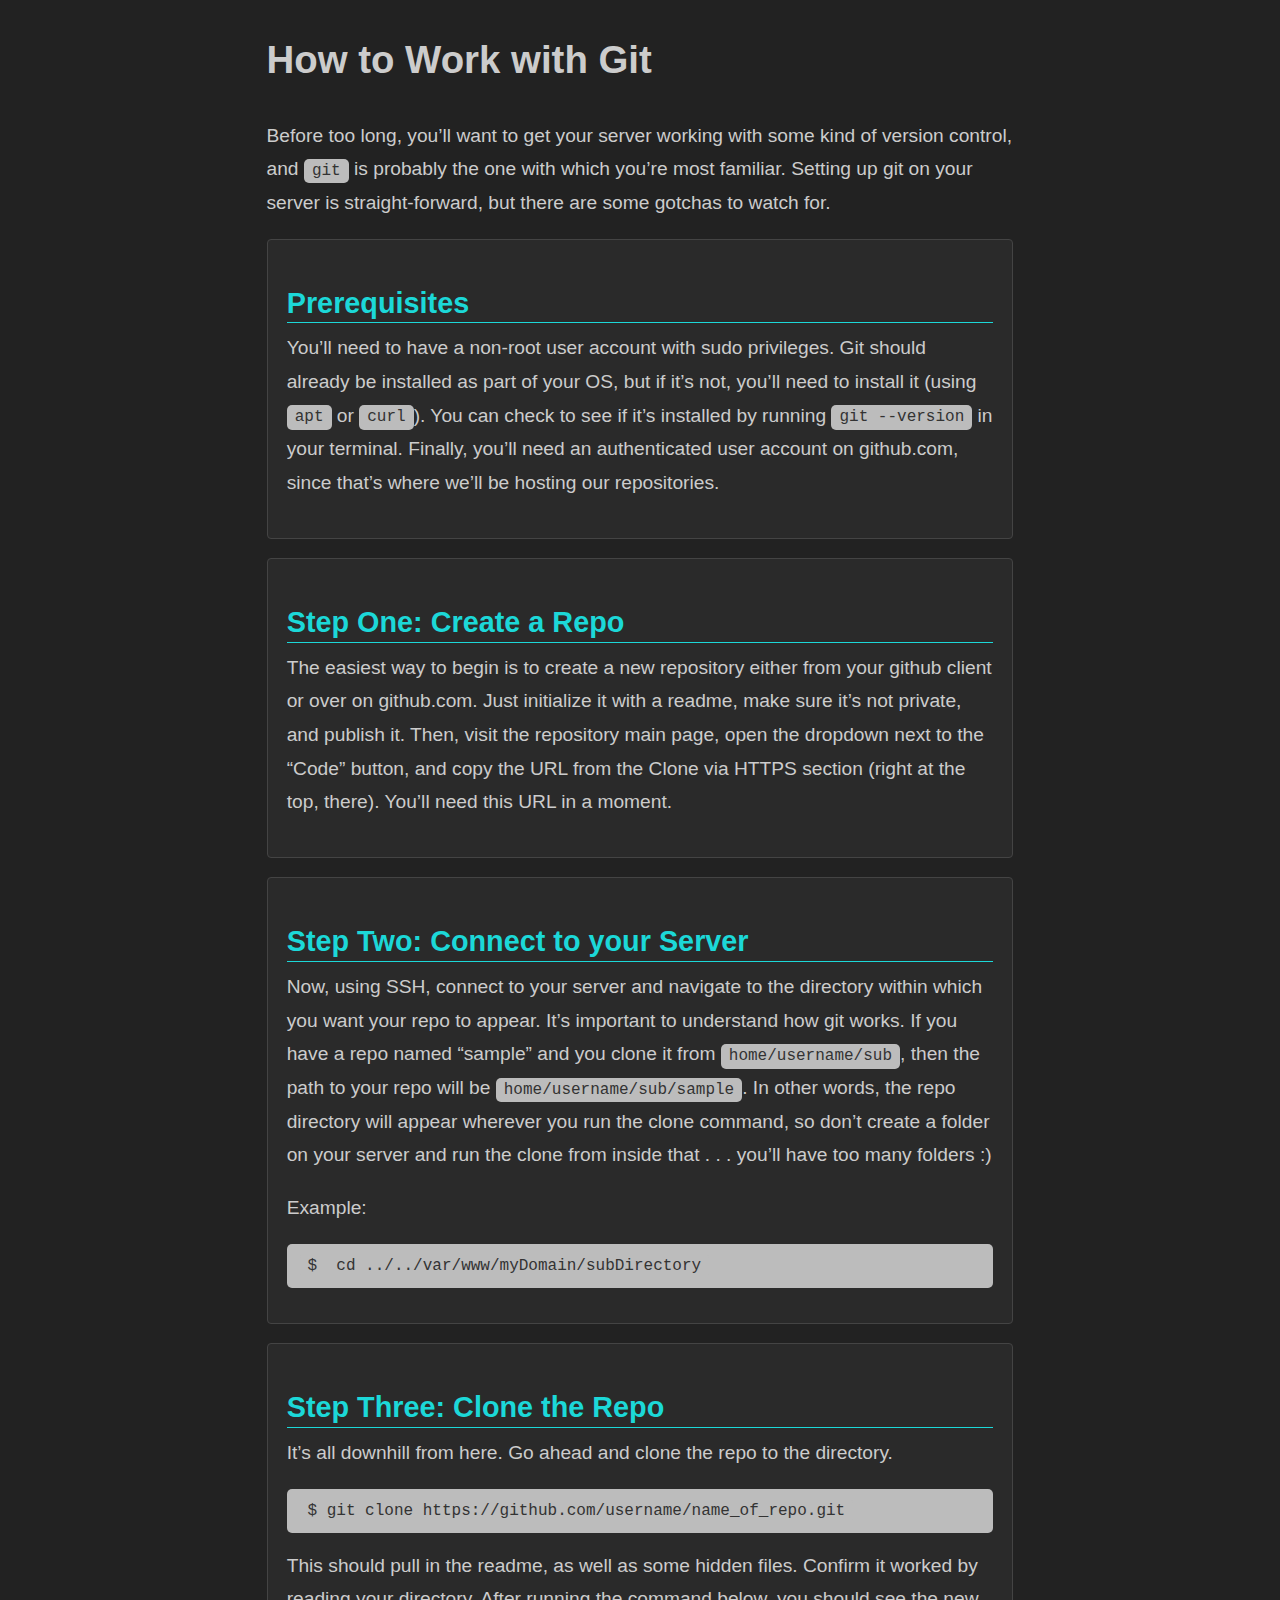
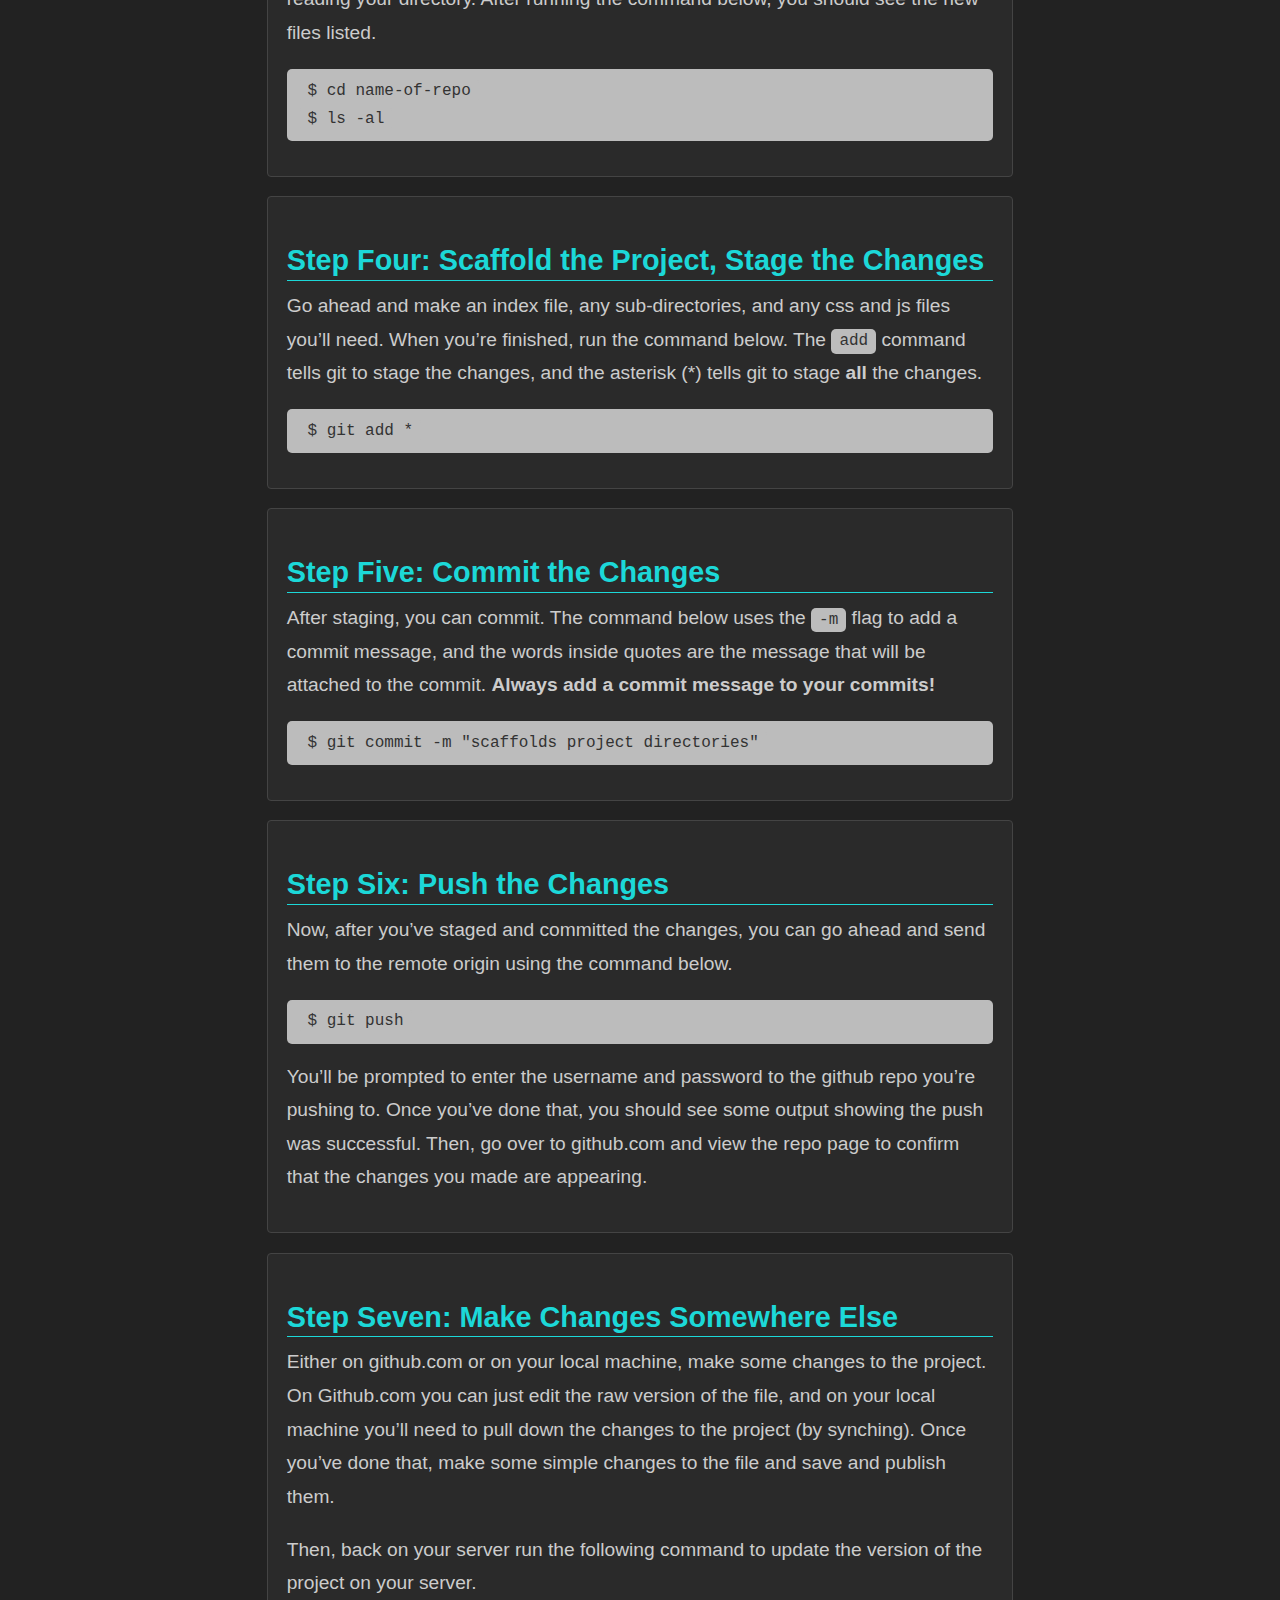
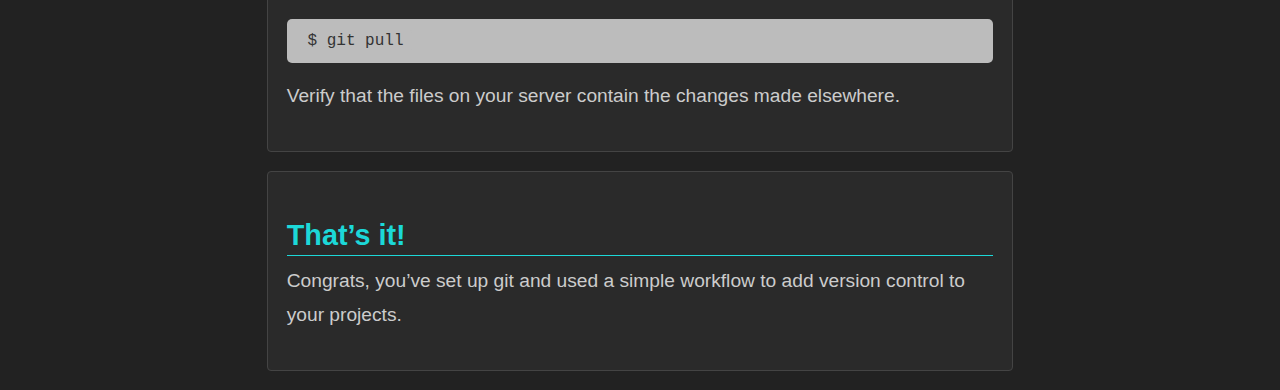
<file: dev/git.html>
<!DOCTYPE html>
<html xmlns="http://www.w3.org/1999/xhtml" lang="" xml:lang="">
<head>
  <meta charset="utf-8" />
  <meta name="generator" content="pandoc" />
  <meta name="viewport" content="width=device-width, initial-scale=1.0, user-scalable=yes" />
  <title>how-to-git</title>
  <style>
  body {width: 70ch;margin: 1em auto;background: #222;color:#ccc;font-family: -apple-system, BlinkMacSystemFont, "Segoe UI", Roboto, Helvetica, Arial, sans-serif, "Apple Color Emoji", "Segoe UI Emoji", "Segoe UI Symbol";line-height: 1.75;font-size:1.2rem;}
  main {display: grid; grid-template-columns: 1fr 1fr;}
  @media screen and (max-width: 768px){main {grid-template-columns: 1fr;}}
  a:link{color:#6789ab;}
  a:active{color:#eee;}
  a:hover{color:#1cd8d8;}
  a:visited{color:#789abc;}
  a:visited:hover{color:#1cd8d8;}
  .step {background: #2a2a2a;margin: 1em 0; padding: 1em;border: 1px solid #444;border-radius:4px;}
  code {font-size: 1rem; color: #333; white-space: pre-wrap; background: #bcbcbc; padding: .2rem .5rem; border-radius: 5px;}
  pre {font-size: 1rem; color: #333; white-space: pre-wrap; background: #bcbcbc; padding: .5rem .8rem; border-radius: 5px;}
  h3 {color:#1cd8d8; border-bottom: 1px solid #1cd8d8; padding-bottom: 0.2rem; font-size: 1.8rem; margin-bottom: .5rem; line-height: 1.1;}
  p {padding-top: 0;margin-top:0;}
  img {width: 100%; height: auto;}
  </style>
  <!--[if lt IE 9]>
    <script src="//cdnjs.cloudflare.com/ajax/libs/html5shiv/3.7.3/html5shiv-printshiv.min.js"></script>
  <![endif]-->
</head>
<body>
<h1 id="how-to-work-with-git">How to Work with Git</h1>
<p>Before too long, you’ll want to get your server working with some kind of version control, and <code>git</code> is probably the one with which you’re most familiar. Setting up git on your server is straight-forward, but there are some gotchas to watch for.</p>
<div class="step">
<h3 id="prerequisites">Prerequisites</h3>
<p>You’ll need to have a non-root user account with sudo privileges. Git should already be installed as part of your OS, but if it’s not, you’ll need to install it (using <code>apt</code> or <code>curl</code>). You can check to see if it’s installed by running <code>git --version</code> in your terminal. Finally, you’ll need an authenticated user account on github.com, since that’s where we’ll be hosting our repositories.</p>
</div>
<div class="step">
<h3 id="step-one-create-a-repo">Step One: Create a Repo</h3>
<p>The easiest way to begin is to create a new repository either from your github client or over on github.com. Just initialize it with a readme, make sure it’s not private, and publish it. Then, visit the repository main page, open the dropdown next to the “Code” button, and copy the URL from the Clone via HTTPS section (right at the top, there). You’ll need this URL in a moment.</p>
</div>
<div class="step">
<h3 id="step-two-connect-to-your-server">Step Two: Connect to your Server</h3>
<p>Now, using SSH, connect to your server and navigate to the directory within which you want your repo to appear. It’s important to understand how git works. If you have a repo named “sample” and you clone it from <code>home/username/sub</code>, then the path to your repo will be <code>home/username/sub/sample</code>. In other words, the repo directory will appear wherever you run the clone command, so don’t create a folder on your server and run the clone from inside that . . . you’ll have too many folders :)</p>
<p>Example:</p>
<pre><code>$  cd ../../var/www/myDomain/subDirectory</code></pre>
</div>
<div class="step">
<h3 id="step-three-clone-the-repo">Step Three: Clone the Repo</h3>
<p>It’s all downhill from here. Go ahead and clone the repo to the directory.</p>
<pre><code>$ git clone https://github.com/username/name_of_repo.git</code></pre>
<p>This should pull in the readme, as well as some hidden files. Confirm it worked by reading your directory. After running the command below, you should see the new files listed.</p>
<pre><code>$ cd name-of-repo</code><br><code>$ ls -al</code></pre>
</div>
<div class="step">
<h3 id="step-four-scaffold-the-project-stage-the-changes">Step Four: Scaffold the Project, Stage the Changes</h3>
<p>Go ahead and make an index file, any sub-directories, and any css and js files you’ll need. When you’re finished, run the command below. The <code>add</code> command tells git to stage the changes, and the asterisk (*) tells git to stage <strong>all</strong> the changes.</p>
<pre><code>$ git add *</code></pre>
</div>
<div class="step">
<h3 id="step-five-commit-the-changes">Step Five: Commit the Changes</h3>
<p>After staging, you can commit. The command below uses the <code>-m</code> flag to add a commit message, and the words inside quotes are the message that will be attached to the commit. <strong>Always add a commit message to your commits!</strong></p>
<pre><code>$ git commit -m &quot;scaffolds project directories&quot;</code></pre>
</div>
<div class="step">
<h3 id="step-six-push-the-changes">Step Six: Push the Changes</h3>
<p>Now, after you’ve staged and committed the changes, you can go ahead and send them to the remote origin using the command below.</p>
<pre><code>$ git push</code></pre>
<p>You’ll be prompted to enter the username and password to the github repo you’re pushing to. Once you’ve done that, you should see some output showing the push was successful. Then, go over to github.com and view the repo page to confirm that the changes you made are appearing.</p>
</div>
<div class="step">
<h3 id="step-seven-make-changes-somewhere-else">Step Seven: Make Changes Somewhere Else</h3>
<p>Either on github.com or on your local machine, make some changes to the project. On Github.com you can just edit the raw version of the file, and on your local machine you’ll need to pull down the changes to the project (by synching). Once you’ve done that, make some simple changes to the file and save and publish them.</p>
<p>Then, back on your server run the following command to update the version of the project on your server.</p>
<pre><code>$ git pull</code></pre>
<p>Verify that the files on your server contain the changes made elsewhere.</p>
</div>
<div class="step">
<h3 id="thats-it">That’s it!</h3>
<p>Congrats, you’ve set up git and used a simple workflow to add version control to your projects.</p>
</body>
</html>
</file>
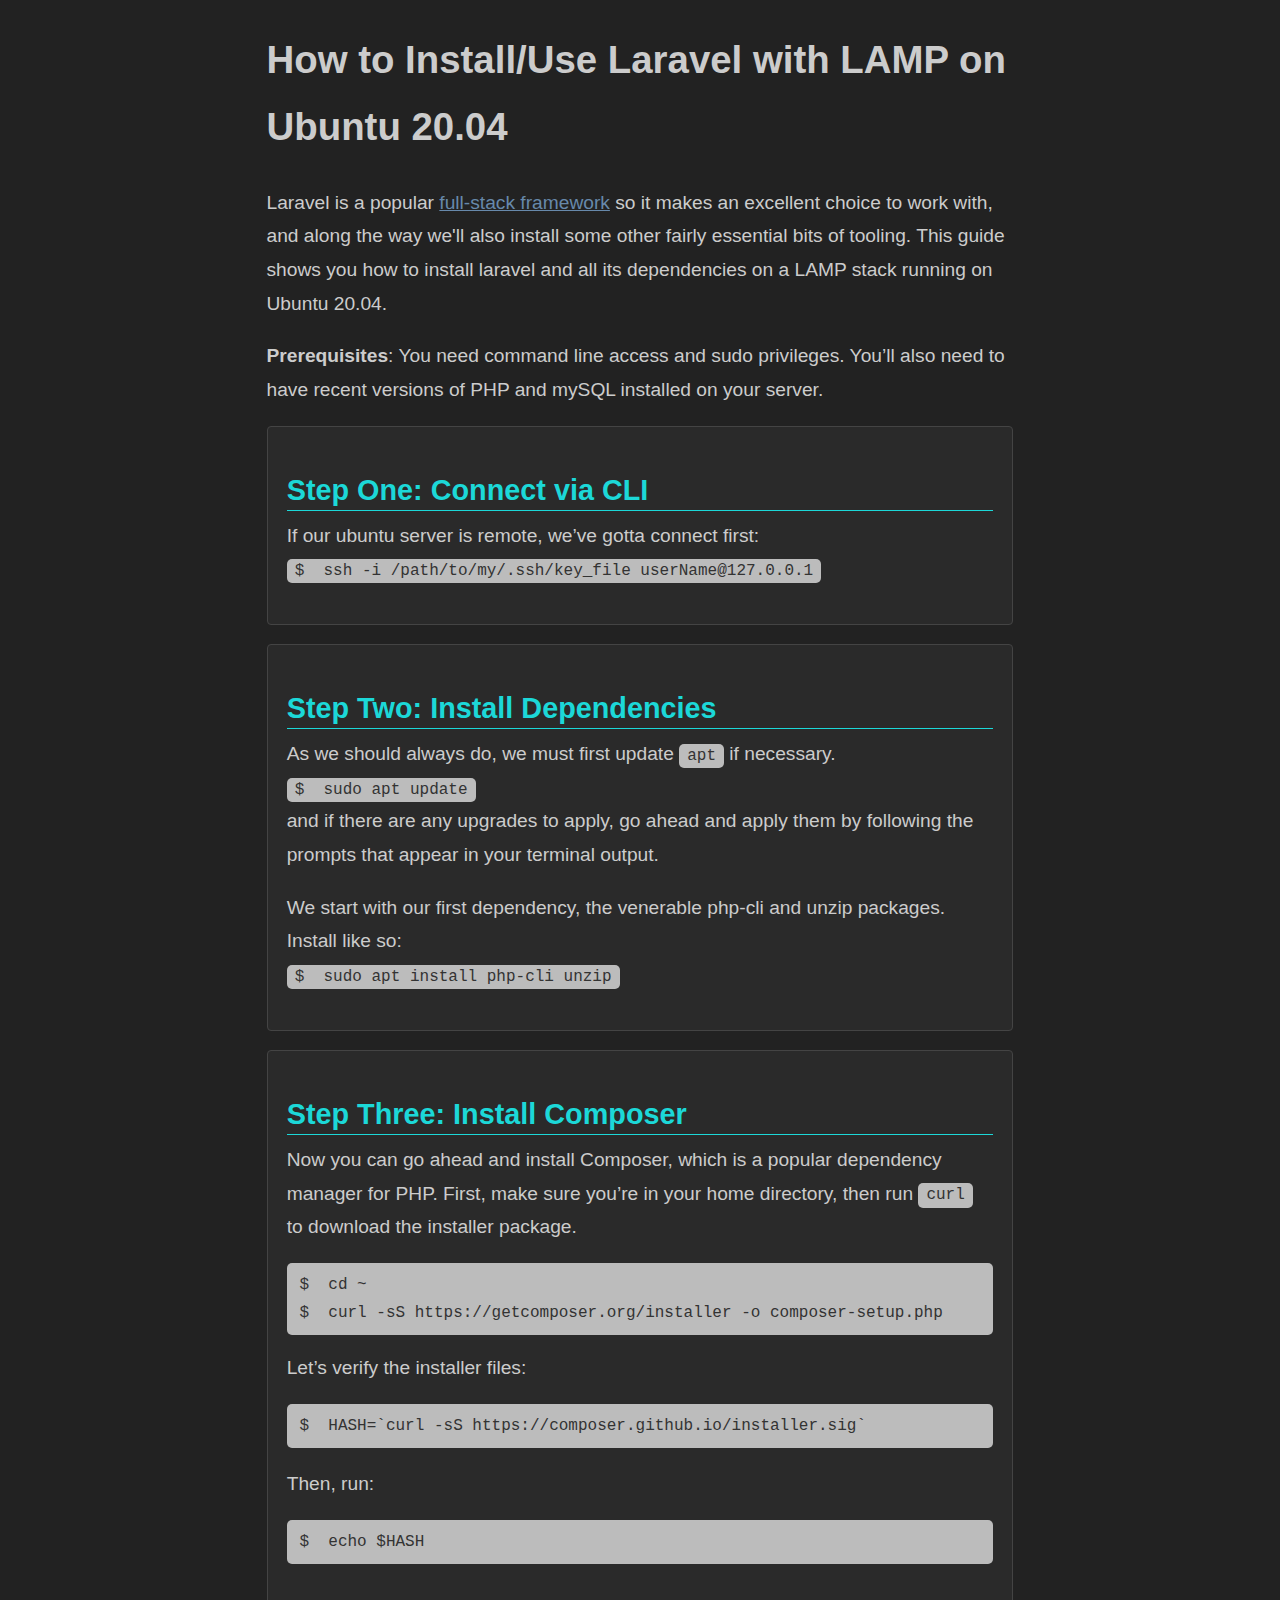
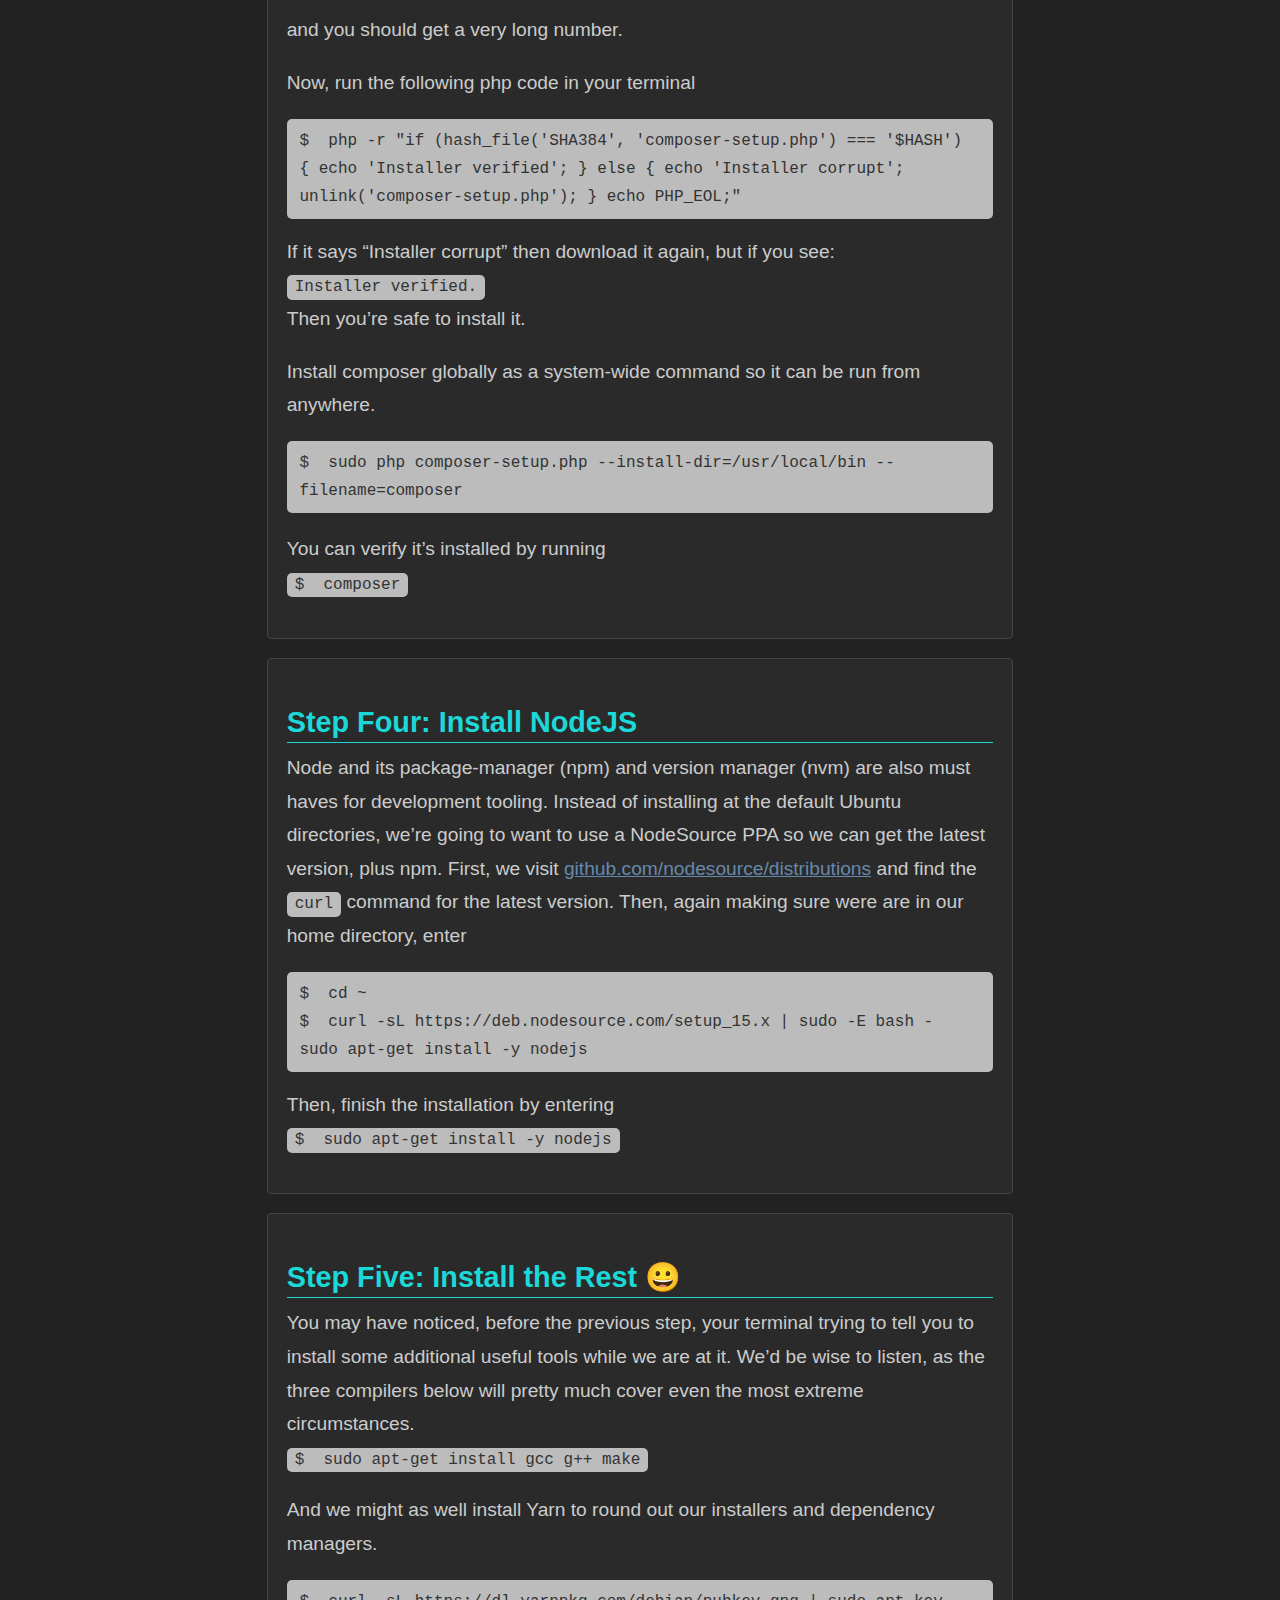
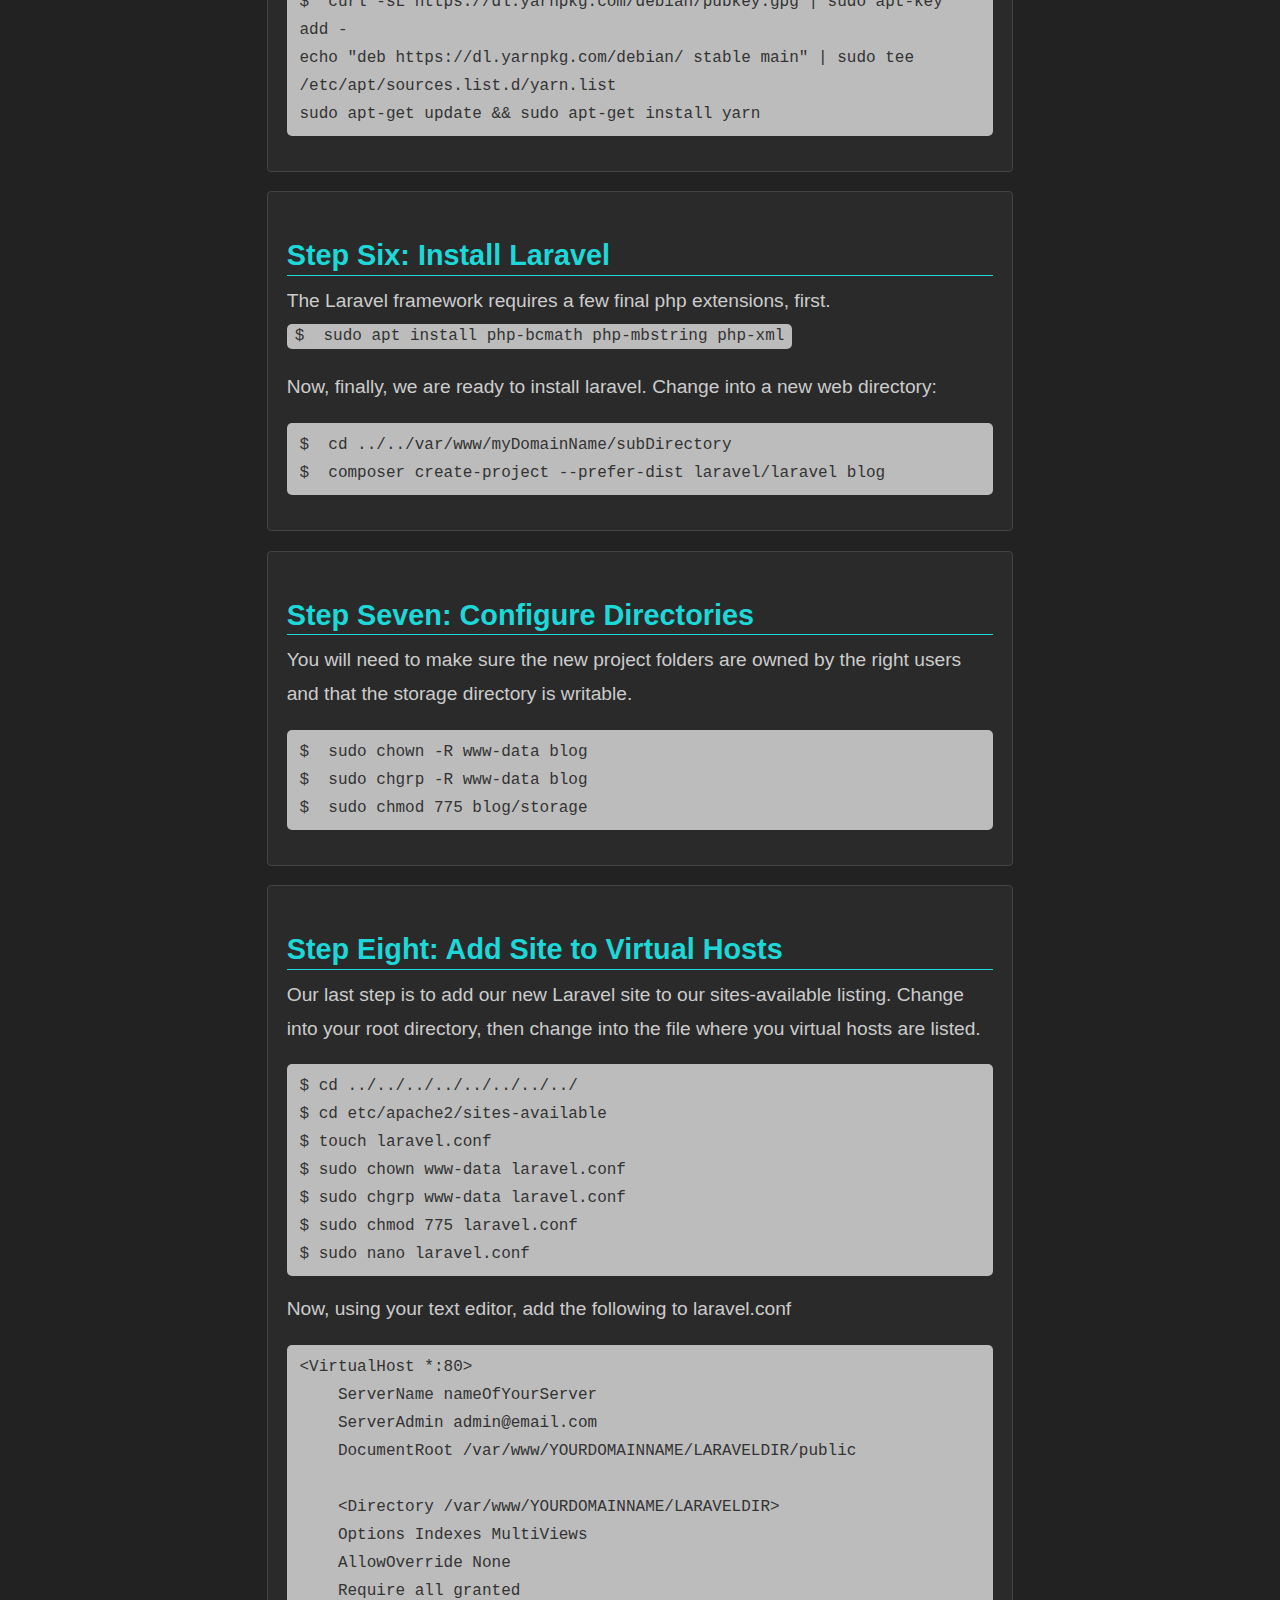
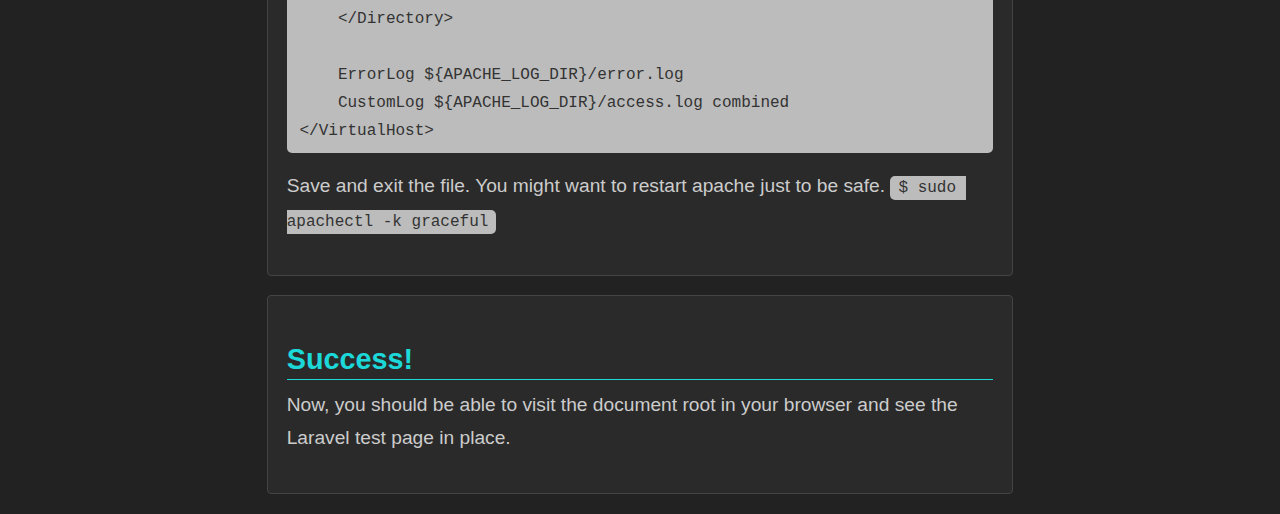
<file: dev/laraval.html>
<!DOCTYPE html>
<html xmlns="http://www.w3.org/1999/xhtml" lang="" xml:lang="">
<head>
  <meta charset="utf-8" />
  <meta name="generator" content="pandoc" />
  <meta name="viewport" content="width=device-width, initial-scale=1.0, user-scalable=yes" />
  <title>how-to-laravel</title>
  <style>
  body {width: 70ch;margin: 1em auto;background: #222;color:#ccc;font-family: -apple-system, BlinkMacSystemFont, "Segoe UI", Roboto, Helvetica, Arial, sans-serif, "Apple Color Emoji", "Segoe UI Emoji", "Segoe UI Symbol";line-height: 1.75;font-size:1.2rem;}
  main {display: grid; grid-template-columns: 1fr 1fr;}
  @media screen and (max-width: 768px){main {grid-template-columns: 1fr;}}
  a:link{color:#6789ab;}
  a:active{color:#eee;}
  a:hover{color:#1cd8d8;}
  a:visited{color:#789abc;}
  a:visited:hover{color:#1cd8d8;}
  .step {background: #2a2a2a;margin: 1em 0; padding: 1em;border: 1px solid #444;border-radius:4px;}
  code {font-size: 1rem; color: #333; white-space: pre-wrap; background: #bcbcbc; padding: .2rem .5rem; border-radius: 5px;}
  pre {font-size: 1rem; color: #333; white-space: pre-wrap; background: #bcbcbc; padding: .5rem .8rem; border-radius: 5px;}
  h3 {color:#1cd8d8; border-bottom: 1px solid #1cd8d8; padding-bottom: 0.2rem; font-size: 1.8rem; margin-bottom: .5rem; line-height: 1.1;}
  p {padding-top: 0;margin-top:0;}
  img {width: 100%; height: auto;}
  </style>
  <!--[if lt IE 9]>
    <script src="//cdnjs.cloudflare.com/ajax/libs/html5shiv/3.7.3/html5shiv-printshiv.min.js"></script>
  <![endif]-->
</head>
<body>
<h1 id="how-to-installuse-laravel-with-lamp-on-ubuntu-20.04">How to Install/Use Laravel with LAMP on Ubuntu 20.04</h1>
<p>Laravel is a popular <a href="https://laravel.com/docs/8.x/installation#laravel-the-fullstack-framework">full-stack framework</a> so it makes an excellent choice to work with, and along the way we'll also install some other fairly essential bits of tooling. This guide shows you how to install laravel and all its dependencies on a LAMP stack running on Ubuntu 20.04.</p>
<p><strong>Prerequisites</strong>: You need command line access and sudo privileges. You’ll also need to have recent versions of PHP and mySQL installed on your server.</p>
<section id="step-one-connect-via-cli" class="step">
<h3>Step One: Connect via CLI</h3>
<p>If our ubuntu server is remote, we’ve gotta connect first:<br />
<code>$  ssh -i /path/to/my/.ssh/key_file userName@127.0.0.1</code></p>
</section>
<section id="step-two-install-dependencies" class="step">
<h3>Step Two: Install Dependencies</h3>
<p>As we should always do, we must first update <code>apt</code> if necessary.<br />
<code>$  sudo apt update</code><br />
and if there are any upgrades to apply, go ahead and apply them by following the prompts that appear in your terminal output.</p>
<p>We start with our first dependency, the venerable php-cli and unzip packages. Install like so:<br />
<code>$  sudo apt install php-cli unzip</code></p>
</section>
<section id="step-three-install-composer" class="step">
<h3>Step Three: Install Composer</h3>
<p>Now you can go ahead and install Composer, which is a popular dependency manager for PHP. First, make sure you’re in your home directory, then run <code>curl</code> to download the installer package.</p>
<pre>$  cd ~
$  curl -sS https://getcomposer.org/installer -o composer-setup.php  </pre>
<p>Let’s verify the installer files:
  <pre>$  HASH=`curl -sS https://composer.github.io/installer.sig`</pre></p>
<p>Then, run:<br />
<pre>$  echo $HASH</pre><br />
and you should get a very long number.</p>
<p>Now, run the following php code in your terminal</p>
<pre>$  php -r &quot;if (hash_file(&#39;SHA384&#39;, &#39;composer-setup.php&#39;) === &#39;$HASH&#39;) { echo &#39;Installer verified&#39;; } else { echo &#39;Installer corrupt&#39;; unlink(&#39;composer-setup.php&#39;); } echo PHP_EOL;&quot;</pre>
<p>If it says “Installer corrupt” then download it again, but if you see:<br />
<code>Installer verified.</code><br />
Then you’re safe to install it.</p>
<p>Install composer globally as a system-wide command so it can be run from anywhere.<br />
<pre>$  sudo php composer-setup.php --install-dir=/usr/local/bin --filename=composer</pre></p>
<p>You can verify it’s installed by running<br />
<code>$  composer</code></p>
</section>
<section id="step-four-install-nodejs" class="step">
<h3>Step Four: Install NodeJS</h3>
<p>Node and its package-manager (npm) and version manager (nvm) are also must haves for development tooling. Instead of installing at the default Ubuntu directories, we’re going to want to use a NodeSource PPA so we can get the latest version, plus npm. First, we visit <a href="https://github.com/nodesource/distributions">github.com/nodesource/distributions</a> and find the <code>curl</code> command for the latest version. Then, again making sure were are in our home directory, enter</p>
<pre>$  cd ~
$  curl -sL https://deb.nodesource.com/setup_15.x | sudo -E bash -
sudo apt-get install -y nodejs</pre>
<p>Then, finish the installation by entering<br />
<code>$  sudo apt-get install -y nodejs</code></p>
</section>
<section id="step-five-install-the-rest" class="step">
<h3>Step Five: Install the Rest 😀</h3>
<p>You may have noticed, before the previous step, your terminal trying to tell you to install some additional useful tools while we are at it. We’d be wise to listen, as the three compilers below will pretty much cover even the most extreme circumstances.<br />
<code>$  sudo apt-get install gcc g++ make</code></p>
<p>And we might as well install Yarn to round out our installers and dependency managers.</p>
<pre>$  curl -sL https://dl.yarnpkg.com/debian/pubkey.gpg | sudo apt-key add -
echo &quot;deb https://dl.yarnpkg.com/debian/ stable main&quot; | sudo tee /etc/apt/sources.list.d/yarn.list
sudo apt-get update &amp;&amp; sudo apt-get install yarn  </pre>
</section>
<section id="step-six-install-laravel" class="step">
<h3>Step Six: Install Laravel</h3>
<p>The Laravel framework requires a few final php extensions, first.<br />
<code>$  sudo apt install php-bcmath php-mbstring php-xml</code></p>
<p>Now, finally, we are ready to install laravel. Change into a new web directory:</p>
<pre>$  cd ../../var/www/myDomainName/subDirectory
$  composer create-project --prefer-dist laravel/laravel blog  </pre>
</section>
<section id="step-seven-configure-directories" class="step">
<h3>Step Seven: Configure Directories</h3>
<p>You will need to make sure the new project folders are owned by the right users and that the storage directory is writable.</p>
<pre>$  sudo chown -R www-data blog
$  sudo chgrp -R www-data blog
$  sudo chmod 775 blog/storage  </pre>
</section>
<section id="step-eight-add-site-to-virtual-hosts" class="step">
<h3>Step Eight: Add Site to Virtual Hosts</h3>
<p>Our last step is to add our new Laravel site to our sites-available listing. Change into your root directory, then change into the file where you virtual hosts are listed.</p>
<pre>$ cd ../../../../../../../../
$ cd etc/apache2/sites-available
$ touch laravel.conf
$ sudo chown www-data laravel.conf
$ sudo chgrp www-data laravel.conf
$ sudo chmod 775 laravel.conf
$ sudo nano laravel.conf   </pre>
<p>Now, using your text editor, add the following to laravel.conf</p>
<pre>&lt;VirtualHost *:80&gt;
    ServerName nameOfYourServer
    ServerAdmin admin@email.com
    DocumentRoot /var/www/YOURDOMAINNAME/LARAVELDIR/public

    &lt;Directory /var/www/YOURDOMAINNAME/LARAVELDIR&gt;
    Options Indexes MultiViews
    AllowOverride None
    Require all granted
    &lt;/Directory&gt;

    ErrorLog ${APACHE_LOG_DIR}/error.log
    CustomLog ${APACHE_LOG_DIR}/access.log combined
&lt;/VirtualHost&gt;  </pre>
<p>Save and exit the file. You might want to restart apache just to be safe. <code>$ sudo apachectl -k graceful</code></p>
</section>
<div class="step">
<h3 id="success">Success!</h3>
<p>Now, you should be able to visit the document root in your browser and see the Laravel test page in place.</p>
</body>
</html>
</file>
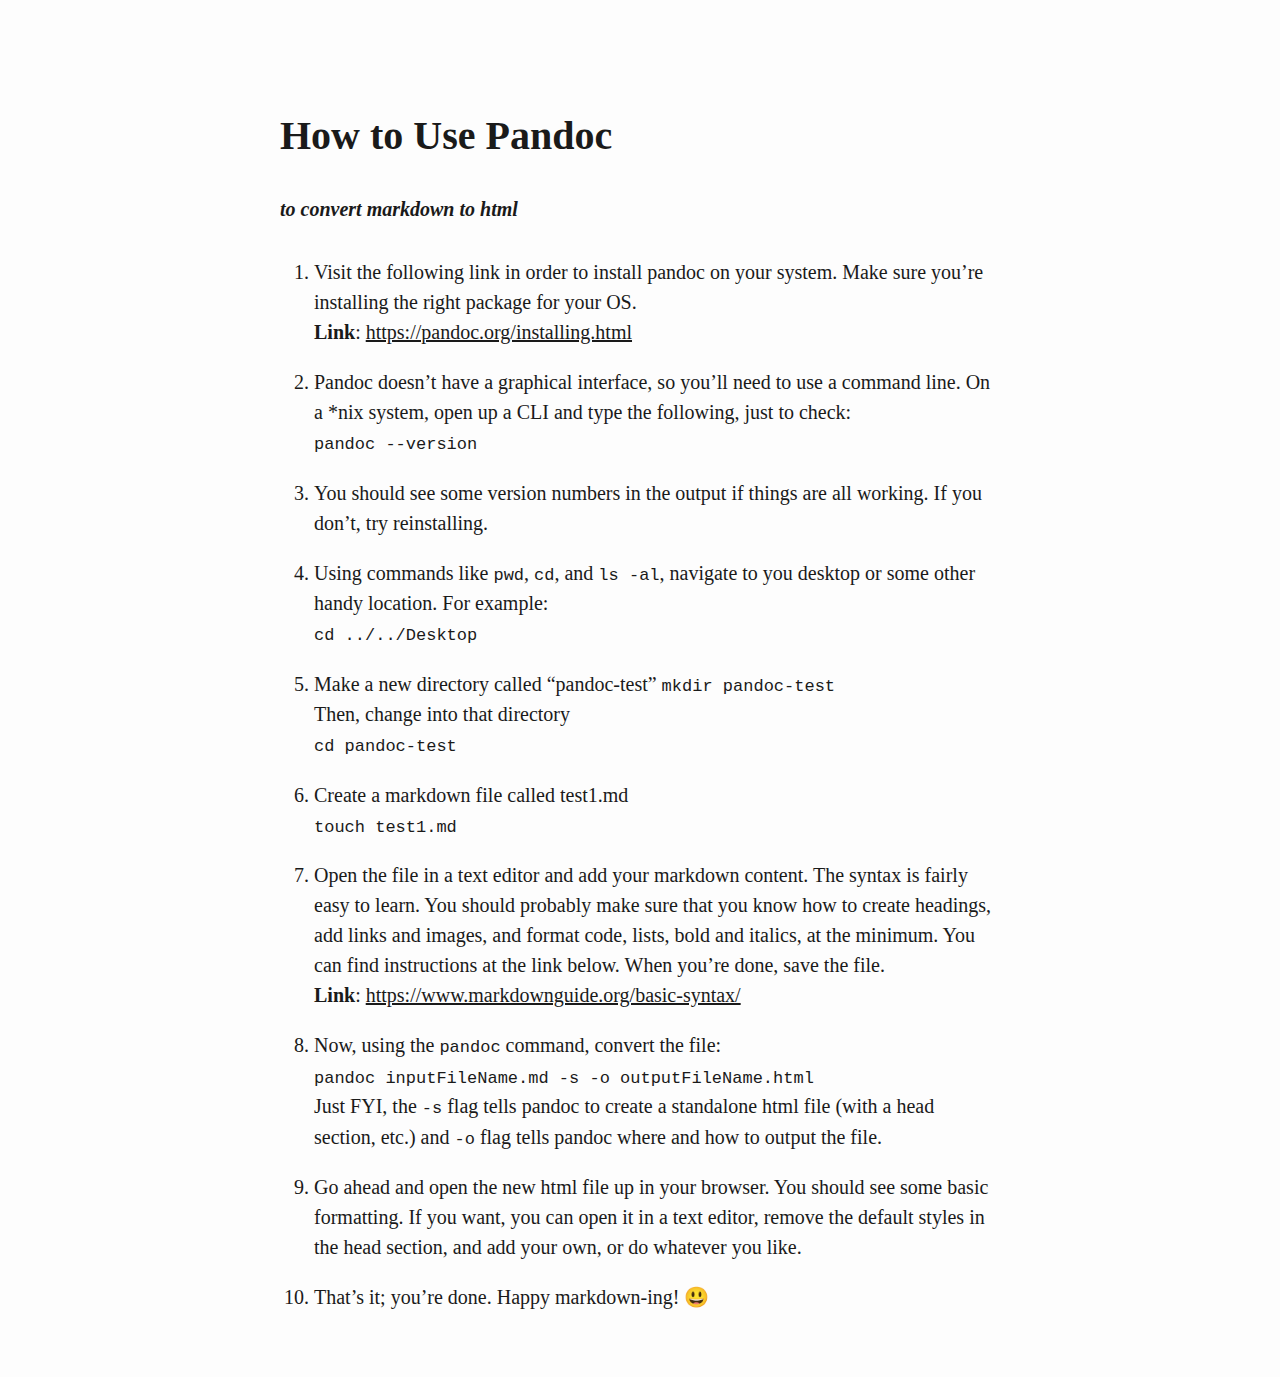
<file: dev/pandoc.html>
<!DOCTYPE html>
<html xmlns="http://www.w3.org/1999/xhtml" lang="" xml:lang="">
<head>
  <meta charset="utf-8" />
  <meta name="generator" content="pandoc" />
  <meta name="viewport" content="width=device-width, initial-scale=1.0, user-scalable=yes" />
  <title>how-to-pandoc</title>
  <style>
    html {
      line-height: 1.5;
      font-family: Georgia, serif;
      font-size: 20px;
      color: #1a1a1a;
      background-color: #fdfdfd;
    }
    body {
      margin: 0 auto;
      max-width: 36em;
      padding-left: 50px;
      padding-right: 50px;
      padding-top: 50px;
      padding-bottom: 50px;
      hyphens: auto;
      word-wrap: break-word;
      text-rendering: optimizeLegibility;
      font-kerning: normal;
    }
    @media (max-width: 600px) {
      body {
        font-size: 0.9em;
        padding: 1em;
      }
    }
    @media print {
      body {
        background-color: transparent;
        color: black;
        font-size: 12pt;
      }
      p, h2, h3 {
        orphans: 3;
        widows: 3;
      }
      h2, h3, h4 {
        page-break-after: avoid;
      }
    }
    p {
      margin: 1em 0;
    }
    a {
      color: #1a1a1a;
    }
    a:visited {
      color: #1a1a1a;
    }
    img {
      max-width: 100%;
    }
    h1, h2, h3, h4, h5, h6 {
      margin-top: 1.4em;
    }
    h5, h6 {
      font-size: 1em;
      font-style: italic;
    }
    h6 {
      font-weight: normal;
    }
    ol, ul {
      padding-left: 1.7em;
      margin-top: 1em;
    }
    li > ol, li > ul {
      margin-top: 0;
    }
    blockquote {
      margin: 1em 0 1em 1.7em;
      padding-left: 1em;
      border-left: 2px solid #e6e6e6;
      color: #606060;
    }
    code {
      font-family: Menlo, Monaco, 'Lucida Console', Consolas, monospace;
      font-size: 85%;
      margin: 0;
    }
    pre {
      margin: 1em 0;
      overflow: auto;
    }
    pre code {
      padding: 0;
      overflow: visible;
    }
    .sourceCode {
     background-color: transparent;
     overflow: visible;
    }
    hr {
      background-color: #1a1a1a;
      border: none;
      height: 1px;
      margin: 1em 0;
    }
    table {
      margin: 1em 0;
      border-collapse: collapse;
      width: 100%;
      overflow-x: auto;
      display: block;
      font-variant-numeric: lining-nums tabular-nums;
    }
    table caption {
      margin-bottom: 0.75em;
    }
    tbody {
      margin-top: 0.5em;
      border-top: 1px solid #1a1a1a;
      border-bottom: 1px solid #1a1a1a;
    }
    th {
      border-top: 1px solid #1a1a1a;
      padding: 0.25em 0.5em 0.25em 0.5em;
    }
    td {
      padding: 0.125em 0.5em 0.25em 0.5em;
    }
    header {
      margin-bottom: 4em;
      text-align: center;
    }
    #TOC li {
      list-style: none;
    }
    #TOC a:not(:hover) {
      text-decoration: none;
    }
    code{white-space: pre-wrap;}
    span.smallcaps{font-variant: small-caps;}
    span.underline{text-decoration: underline;}
    div.column{display: inline-block; vertical-align: top; width: 50%;}
    div.hanging-indent{margin-left: 1.5em; text-indent: -1.5em;}
    ul.task-list{list-style: none;}
    .display.math{display: block; text-align: center; margin: 0.5rem auto;}
  </style>
  <!--[if lt IE 9]>
    <script src="//cdnjs.cloudflare.com/ajax/libs/html5shiv/3.7.3/html5shiv-printshiv.min.js"></script>
  <![endif]-->
</head>
<body>
<h1 id="how-to-use-pandoc">How to Use Pandoc</h1>
<h5 id="to-convert-markdown-to-html">to convert markdown to html</h5>
<ol type="1">
<li><p>Visit the following link in order to install pandoc on your system. Make sure you’re installing the right package for your OS.<br />
<strong>Link</strong>: <a href="https://pandoc.org/installing.html">https://pandoc.org/installing.html</a></p></li>
<li><p>Pandoc doesn’t have a graphical interface, so you’ll need to use a command line. On a *nix system, open up a CLI and type the following, just to check:<br />
<code>pandoc --version</code></p></li>
<li><p>You should see some version numbers in the output if things are all working. If you don’t, try reinstalling.</p></li>
<li><p>Using commands like <code>pwd</code>, <code>cd</code>, and <code>ls -al</code>, navigate to you desktop or some other handy location. For example:<br />
<code>cd ../../Desktop</code></p></li>
<li><p>Make a new directory called “pandoc-test” <code>mkdir pandoc-test</code><br />
Then, change into that directory<br />
<code>cd pandoc-test</code></p></li>
<li><p>Create a markdown file called test1.md<br />
<code>touch test1.md</code></p></li>
<li><p>Open the file in a text editor and add your markdown content. The syntax is fairly easy to learn. You should probably make sure that you know how to create headings, add links and images, and format code, lists, bold and italics, at the minimum. You can find instructions at the link below. When you’re done, save the file.<br />
<strong>Link</strong>: <a href="https://www.markdownguide.org/basic-syntax/">https://www.markdownguide.org/basic-syntax/</a></p></li>
<li><p>Now, using the <code>pandoc</code> command, convert the file:<br />
<code>pandoc inputFileName.md -s -o outputFileName.html</code><br />
Just FYI, the <code>-s</code> flag tells pandoc to create a standalone html file (with a head section, etc.) and <code>-o</code> flag tells pandoc where and how to output the file.</p></li>
<li><p>Go ahead and open the new html file up in your browser. You should see some basic formatting. If you want, you can open it in a text editor, remove the default styles in the head section, and add your own, or do whatever you like.</p></li>
<li><p>That’s it; you’re done. Happy markdown-ing! 😃</p></li>
</ol>
</body>
</html>
</file>
<file: css/style.css>
progress,sub,sup{vertical-align:baseline}*,::after,::before{box-sizing:border-box}html{line-height:1.4;-webkit-text-size-adjust:100%;-moz-tab-size:4;tab-size:4}body{margin:0;font-family:system-ui,-apple-system,'Segoe UI',Roboto,Helvetica,Arial,sans-serif,'Apple Color Emoji','Segoe UI Emoji'}hr{height:0;color:inherit}abbr[title]{text-decoration:underline dotted}b,strong{font-weight:bolder}code,kbd,pre,samp{font-family:ui-monospace,SFMono-Regular,Consolas,'Liberation Mono',Menlo,monospace;font-size:1em}small{font-size:80%}sub,sup{font-size:75%;line-height:0;position:relative}sub{bottom:-.25em}sup{top:-.5em}table{text-indent:0;border-color:inherit}button,input,optgroup,select,textarea{font-family:inherit;font-size:100%;line-height:1.2;margin:0}button,select{text-transform:none}[type=button],[type=reset],[type=submit],button{-webkit-appearance:button;appearance:button;}::-moz-focus-inner{border-style:none;padding:0}:-moz-focusring{outline:ButtonText dotted 1px}:-moz-ui-invalid{box-shadow:none}legend{padding:0}::-webkit-inner-spin-button,::-webkit-outer-spin-button{height:auto}[type=search]{-webkit-appearance:textfield;appearance:textfield;outline-offset:-2px}::-webkit-search-decoration{-webkit-appearance:none;appearance:none;}::-webkit-file-upload-button{-webkit-appearance:button;appearance:button;font:inherit}summary{display:list-item}html{font-size:62.5%;}body{font-size:1.6rem;}img{width:100%;height:auto;user-select:none;}button{color:inherit;}a,button{touch-action: manipulation;}svg{height:100%;width:100%;fill:currentColor;pointer-events:none;}iframe,video{display:inline-block;height:auto;width:100%;margin:0;padding:0;}main,header,footer,section,div,article,aside,figure,table,form{margin:0;padding:0;}
/*---------------
--- Defaults ---
----------------*/
html {
  scroll-behavior: smooth;
}
:root {
  --dcolor: #3f26c0;
  --color: #6245F8;
  --lcolor: #8B75FA;
  /* --gradient: linear-gradient(225deg, #16222a, #3a6073); */
  /* --gradient: linear-gradient(225deg, #0f2027, #203a43, #2c5364);  */
  --gradient: linear-gradient(225deg, #0f0c29, #302b63, #24243e);
  --dark: #120b33;
  --midark: #3a3260;
  --lidark: #504a6d;
  --ldim: #a39dbf;
  --dim: #685f95;
  /* --light: rgb(220, 227, 228); */
  --light: #dce3e4;
  --white: #f6f8f9;
  /* "primary": "#6245F8",
"secondary": "#3f26c0",
"accent": "#3a3260",
"neutral": "#dce3e4",
"base-100": "#120b33",
"info": "#5cc0ff",
"success": "#b4f500",
"warning": "#a24e00",
"error": "#ff5b6d", */
  --faded: .75;
  --reg: 400;
  --bold: 700;
  --height: 6.4rem;
  --radius: .6rem;
  --std: all 200ms ease-in-out;
  --long: all 500ms ease-in-out;
  --system: system-ui,-apple-system,'Segoe UI',Roboto,Helvetica,Arial,sans-serif,'Apple Color Emoji','Segoe UI Emoji';
}
/* "primary": "#b100ff",
"secondary": "#009fff",
"accent": "#0000ff",
"neutral": "#25191c",
"base-100": "#2d262f",
"info": "#5cc0ff",
"success": "#b4f500",
"warning": "#a24e00",
"error": "#ff5b6d", */

body {
  color: var(--midark);
  background-color: var(--light);
  font-family: Lato, var(--system);
  font-size: 1.6rem;
}
h1,h2,h3,h4,h5,h6 {
  color: var(--lidark);
}
h1, h2 {
  font-family: 'Spectral', serif;
}
.material-symbols-outlined {
  font-size: 3rem;
}
p:not(p:last-of-type) {
  margin-top: 0;
  padding-top: 0;
  margin-bottom: 1em;
}
a, a:link, a:visited {
  text-decoration: none;
  color: var(--dcolor);
  padding-bottom: 2px;
  border-bottom: 1px dashed var(--dcolor);
  transition: var(--std);
  font-weight: var(--reg);
  font-size: 1em;
}
a:hover, a:active {
  color: var(--color);
  border-bottom-color: var(--color);
}
a.disabled {
  opacity: .5;
  cursor: not-allowed;
}
main {
  margin-top: 6rem;
  padding-right: 2vw;
  padding-left: 2vw;
  margin: auto;
  min-height: calc(100vh - (2 * var(--height)));
  max-width: 150ch;
}
main.home-main h2 {
  margin-top: 4rem;
  margin-bottom: 0;
  font-size: 2.8rem;
}
main.home-main > p {
  margin-top: 0;
  margin-bottom: 2em;
}
main.site-main {
  margin-top: 6rem;
  padding-right: 2vw;
  padding-left: 2vw;
  margin: auto;
  min-height: calc(100vh - (2 * var(--height)));
  max-width: 95ch;
}
main.site-main > * {
  margin-bottom: 2.7rem;
}
.listing p.sm {
  font-size: 1em;
}
svg {
  width: 24px;
}
/*-----------------
--  Nav Styles  --
------------------*/
nav.topnav { 
  background-image: var(--gradient);
  /* background-color: var(--deep); */
  min-height: var(--height);
  padding: 1em 2vw;
  position: fixed;
  top: 0;
  z-index: 125;
  width: 100vw;
  display: flex;
  flex-wrap: wrap;
  align-items: center;
  justify-content: center;
  gap: 2rem;
  text-transform: uppercase;
  font-weight: var(--reg);
  border-bottom: 2px solid var(--color);
  box-shadow: -1px 4px 16px rgba(0,0,0, 0.25);
}
a.logo {
  display: flex;
  border-bottom: none;
  flex-grow: 1;
  flex-basis: 100%;
  justify-content: center;
}
a.logo > div {
  display: flex;
  width: 139px;
}
a.logo svg {
  height: 30px;
  min-width: 44px;
}
a.logo svg > g > g {
  fill: var(--light);
  transition: var(--std);
}
a.logo:hover svg > g > g {
  fill: var(--white);
}
a.logo > div > span {
  padding-top: 3px;
  transform: translateX(-4px);
  font-family: 'Spectral', serif;
  font-size: 1.35em;
  font-weight: var(--bold);
  text-transform: none;
  min-width: fit-content;
}
.topnav a {
  padding-top: .5rem;
  text-decoration: none;
  border-bottom: none; 
  color: var(--light);
  cursor: pointer;
  transition: var(--std);
}
.topnav a:not(:first-of-type).current {
  border-bottom: 1px dashed var(--white); 
  color: var(--light)
}
.topnav a:not(:first-of-type) {
  color: var(--ldim);
  font-size: .9em;
  padding-top: .5rem;
  padding-bottom: .5rem;
}
.topnav a:hover {
  color: var(--white);
  border-color: var(--white);
}
.topnav a.current:hover {
  border-bottom: 1px dashed var(--light); 
  color: var(--light)
}
/*-- hides trigram (hamburger menu button) by default --*/
.nav-item.trigram {
  display: none; 
  border-bottom: none;
}
h2#research, h2#design, h2#teaching {
  margin-top: -100px;
  padding-top: 136px;
}
/*------------
--- Header ---
--------------*/
.site-main > header {
  margin-top: 6rem;
  display: flex;
  justify-content: space-between;
  align-items: flex-end;
}
header.splash {
  background-image: url('../media/splash.webp');
  background-repeat: no-repeat;
  width: 100%;
  height: 520px;
  background-size: cover;
  background-position: 50%;
  display: flex;
  overflow-x: hidden;
  position: relative;
  box-shadow: -1px 4px 16px rgba(0,0,0,0.25);
}
div.overlay {
  width: 100%;
  height: 90%;
  display: flex;
  flex-direction: column;
  justify-content: center;
  align-items: flex-end;
}
div.text {
  background: rgba(220,227,228,.92);
  /* background-color: var(--light); */
  padding: 0 6rem 4rem 6rem;
  min-width: 360px;
  max-width: 480px;
  margin: 0 4vw 0 4vw;
  position: relative;
  border-radius: var(--radius);
  display: flex;
  flex-direction: column;
}
div.text > a {
  position: absolute;
  bottom: -1em;
  align-self: center;
  padding: .4em 3.6em;
  margin-top: 1.5rem;
  background-color: var(--dcolor);
  color: var(--white);
  font-size: 1em;
  font-weight: var(--reg);
  border-radius: 50px;
  border: 2px solid var(--white);
  box-shadow: -1px 4px 16px rgba(0,0,0,.25);
  display: flex;
  gap: 0 .5em;
  align-items: center;
  justify-content: center;
}
div.text > a:hover {
  background-color: var(--color);
}
div.text > a:active {
  transform: scale(.95);
}
div.text > a > svg {
  width: 3rem;
  height: 3rem;
}
.text > h2 span {
  color: var(--color);
}
.text strong {
  font-weight: var(--bold);
}
div.text h1 {
  color: var(--midark);
  font-weight: 700;
  font-size: 2.8rem;
  margin-top: 1.4em;
  margin-bottom: .5rem;
}
div.text h1 em {
  color: var(--midark);
  font-size: .65em;
  font-family: 'Lato', sans-serif;
  font-weight: var(--reg)
}
div.text h2 {
  font-family: 'Lato', sans-serif;
  color: var(--dark);
  line-height: 1.3;
  margin: 0 auto 1rem auto;
  font-weight: var(--reg);
  font-size: 1.8rem;
}
div.text h2 strong {
  color: var(--midark);
  font-weight: var(--reg);
}
div.text p {
  line-height: 1.5;
  font-weight: var(--reg);
  font-size: 1.6rem;
  margin-bottom: 3rem;
}
div.gradient {
  background-image: var(--gradient);
  /* background-color: var(--color); */
  height: .9rem;
  width: 100%;
  position: relative;
}
div.gradient.mid {
  margin: 4rem auto;
  border-radius: 1rem;
}
nav.locations {
  position: sticky;
  top: var(--height);
  z-index: 200;
  width: 62%;
  min-width: 400px;
  margin: 0 auto;
  display: flex;
  flex-direction: row;
  justify-content: space-evenly;
  font-size: 1.8rem;
  font-weight: var(--bold);
  text-transform: uppercase;
  /* background-color: rgba(220, 227, 228, .92); */
  background-color: var(--light);
  padding: .8em 1em;
  border-top: 0;
  border: 2px solid var(--color);
  border-radius: 0 0 .6rem .6rem;
  box-shadow: -1px 4px 16px rgba(0,0,0,0.25);
}
.locations a {
  flex: 0 0 33%;
  font-family: 'Lato', sans-serif;
  border-bottom: none;
  display: flex;
  align-items: center;
  justify-content: center;
  gap: .5rem;
}
.locations a:link, .locations a:visited {
  color: var(--color);
}
.locations a:hover, .locations a:active {
  color: var(--dcolor);
}
.wrap {
  display: grid;
  padding: 0 1vw 1rem 1vw;
  gap: 1em 2em;
  grid-template-columns: 1fr;
}
.design-main h1, .design-main h2, 
.research-main h1, .research-main h2,
.teaching-main h1, .teaching-main h2 {
  margin-bottom: .25em;
}
.design-main .wrap, .research-main .wrap, .teaching-main .wrap {
  margin-top: 3rem;
  padding-top: 1rem;
}
.page-header p {
  max-width: 75ch;
  font-size: 1.1em;
  line-height: 1.5;
}
.card  {
  padding: .5em 1em .75em 1em;
  border-radius: var(--radius);
  transition: var(--std);
  box-shadow: -1px 4px 16px rgba(0,0,0,0.25);
  z-index: 100;
}
.design-main .card {
  box-shadow: none;
  border-radius: none;
  padding: 0;
}
.design-main .card p:not(p:last-of-type) {
  margin-bottom: 0;
}
.design-main .card img {
  box-shadow: -1px 4px 16px rgba(0,0,0,0.25);
  transition: var(--std);
}
.card:hover {
  box-shadow: -1px 2px 8px rgba(0,0,0,0.45);
}
.design-main .card:hover img {
  box-shadow: -1px 2px 8px rgba(0,0,0,0.45);
}
.design-main .card:hover {
  box-shadow: none;
}
.card a {
  border: none;
  color: inherit;
}
.grad-sect .card a, .grad-sect .card a:link, .grad-sect .card a:visited {
  color: var(--midark);
}
section.wrap .card img {
  border: 1px solid var(--ldim);
  border-radius: var(--radius);
  margin-top: .5rem;
  aspect-ratio: auto 400 / 300;
}
section.wrap > .card.blank > img {
  box-shadow: none;
}
.card h3 {
  font-weight: var(--bold);
  font-size: 1.2em;
  margin-top: .5em;
  margin-bottom: .5em;
}
.card p {
  line-height: 1.5;;
  margin-top: .6em;
}
span.lead {
  font-size: 1.2em;
}
.lead strong {
  color: var(--dcolor);
}
div.grad-sect {
  margin: 4rem auto 6rem auto;
  border-radius: var(--radius);
  background-image: var(--gradient);
  padding: .01rem 2rem 3rem 2rem;
  transform: scale(1.02);
}
div.grad-sect > h2, div.grad-sect > p {
  color: var(--white);
}
div.grad-sect a, div.grad-sect a:link, div.grad-sect a:visited {
  color: var(--milight);
  border-color: var(--milight);
}
div.grad-sect a:hover, div.grad-sect a:active {
  color: var(--white);
  border-color: var(--white);
}
div.grad-sect > section {
  padding: 1em 2em;
  border: 2px solid rgba(255,255,255,0.9);
  border-radius: var(--radius);
  background-color: rgba(220, 227, 228, 0.9);
}
div.grad-sect .card, .teach .card {
  padding: 0;
  box-shadow: none;
}
section.wrap.teach .card > img {
  border: none;
}
/*---------------
--- Sections ---
---------------*/
.info h1 {
  margin-top: 6rem;
  margin-bottom: .3em;
  font-weight: var(--bold);
  font-size: 1.7em;
}
.info h2 {
  margin-top: 0;
  margin-bottom: .5em;
  font-weight: var(--bold);
  font-size: 1em;
}
.info p, .info p:not(p:last-of-type) {
  font-weight: var(--reg);
}
header p, header p:not(p:last-of-type) {
  margin-top: 0;
  margin-bottom: .5em;
  font-size: 1.1em;
}
.contact a {
  text-decoration: none;
  border-bottom: none;
  display: flex;
  align-items: flex-start;
  margin-bottom: 1em;
  gap: .5em;
}
.contact a > svg {
  width: 2.4rem;
  height: 2.4rem;
}
address {
  display: flex;
  align-items: flex-start;
  gap: .9em;
}
section h2 {
  padding-top: 4.2em;
  margin-top: -3em;
  margin-bottom: .5em;
}
#education h2, #appointments h2 {
  margin-bottom: 0;
}
section h3:not(:first-of-type) {
  margin-top: 1.8em;
  line-height: 1.3;
  margin-bottom: 1em;
  font-size: 1.2em;
}
.listing h3 {
  margin-top: 1em;
  line-height: 1.3;
  margin-bottom: .4em;
  font-size: 1.1em;
}
.listing {
  display: flex;
  gap: 0 1em;
}
.listing > h3 {
  font-size: 1em;
  min-width: 9ch;
  padding-top: 2px;
  font-weight: var(--reg);
}
.home-main .card p {
  font-size: 1em;
  min-width: 9ch;
  padding-top: 2px;
  font-weight: var(--reg);
}
.listing > div > h3 {
  font-weight: var(--bold);
}
.listing p, listing p:not(p:last-of-type) {
  margin-top: 0;
  margin-bottom: .3em;
}
section p {
  margin-top: 0;
  margin-bottom: .3em;
}
.research-main section p, .teaching-main section p {
  margin-top: 0;
  margin-bottom: .3em;
  max-width: 75ch;
}
#highlights article > div {
  display: flex;
  gap: 1rem;
  align-items: center;
  margin: 1em 0;
}
#highlights article > div > a {
  border-bottom: none;
}
#highlights #conferences > div > a {
  margin-top: 3px;
  min-width: 10ch;
  max-width: 11ch;
}
#highlights article > div > a > svg {
  width: 28px;
}
/*------------------
--  Publications  --
------------------*/
section p.pub, section p.pub:not(:last-of-type) {
  line-height: 1.5;
  font-size: 1.15em;
  margin-left: 2em;
  text-indent: -2em;
}
section p.pub:not(:last-of-type) {
  margin-bottom: 1.35em;
}
p.pub a, p.pub a:link, p.pub a:visited {
  white-space: nowrap;
}
/*------------------
--    Workshops    --
------------------*/
#workshops {
  margin-bottom: 0;
}
/*------------------
--    Courses    --
------------------*/
#courses {
  margin-bottom: 0;
}
.course {
  display: flex;
  gap: 4ch;
  margin-bottom: 1em;
}
.course > p:first-of-type {
  font-size: .9em;
  min-width: 12ch;
}
.course > p {
  padding-left: 1em;
}
/*------------------
--  Service     --
------------------*/
.serve {
  display: flex;
  gap: 0 1em;
  padding-right: 1ch;
  padding-left: 1ch;
}
.serve > p:first-of-type {
  min-width: 5ch;
}
.serve p:first-of-type > em {
  font-size: .85em;
}
.serve p, .serve p:not(:last-of-type) {
  line-height: 1.5;
  font-size: 1.15em;
  margin-left: 2em;
  margin-bottom: 1em;
  text-indent: -2em;
}
/*-----------------
--  Websites  --
------------------*/
#profs h2, #admin h2 {
  margin-top: 4em;
}
#websites {
  display: flex;
  flex-wrap: wrap;
  justify-content: space-between;
  align-items: flex-start;
  gap: 2em;
}
#websites h2 {
  flex: 0 0 100%;
  flex-wrap: nowrap;
  margin-bottom: 0;
}
.site {
  flex: 0 1 30%;
}
.site a, .site a:link, .site a:visited {
  font-family: 'Lato', sans-serif;
  font-weight: var(--bold);
  font-size: 1.1em;
}
.site p {
  margin-top: .8em;
  font-style: italic;
}
.site p.link {
  color: var(--midark);
  font-style: normal;
  font-family: 'Lato', sans-serif;
  font-weight: var(--bold);
  font-size: 1.1em;
  margin-bottom: 0;
  padding-bottom: 0;
}
.site p.link-pair {
  font-size: 1em;
}
/*-----------------
--  Subpages  --
------------------*/
.design-main, .research-main, .teaching-main {
  margin-top: 12rem;
}
.design-main .page-header, .research-main .page-header, .teaching-main .page-header {
  margin-bottom: 1em;
}
.design-main h1, .research-main h1, .teaching-main h1 {
  padding-top: 1em;
}
.design-main .card img {
  padding: 0;
  margin: 0;
}
.design-main h3, .research-main h3, .teaching-main h3 {
  font-size: 1.2em;
  margin-bottom: .3em;
}
.design-main .card h3 {
  font-size: 1.2em;
  margin-bottom: .3em;
}
.design-main ul, .research-main ul, .teaching-main ul {
  list-style: none;
  margin-top: .5em;
  padding-left: 0;
}
.design-main li, .research-main li, .teaching-main li {
  line-height: 2;
}
.three-col {
  display: flex;
  margin-top: 1em;
  gap: 0 2em;
  flex-wrap: wrap;
}
.two-col {
  display: flex;
  flex-wrap: wrap;
  margin-top: 1em;
  gap: 1em;
}
.col {
  display: flex;
  flex-direction: column;
  align-items: center;
  flex: 1 1 31%;
  min-width: 32rem;
}
.design-main h4 {
  margin: 0;
  font-size: 1.8rem;
  padding: .3em 0 0 0;
}
.design-main .col {
  box-shadow: -1px 4px 16px rgba(0,0,0,0.25);
  padding: .5em 2em;
}
.teaching-main .col {
  padding: .5em 2em;
  align-items: start;
}
.card-wrap {
  display: flex;
  flex-wrap: wrap;
  gap: 0 1rem;
  margin-top: .4em;
  margin-bottom: 1em;
}
.card-wrap p:first-of-type {
  font-size: 1em;
  font-style: italic;
}
.card-wrap p {
  margin: 0;
  padding: 0;
  font-size: 1em;
  align-self: end;
}
.card-wrap > h4:after {
  content: '·';
  padding-left: .5em;
  font-weight: 400;
}
.card-wrap > p:after {
  content: '·';
  padding-left: .5em;
}
.card-wrap > p:last-of-type::after {
  content: '';
  padding-left: 0;
}
h3.proficiencies {
  display: flex;
  max-width: 100%;
  justify-content: space-between;
  padding: 1.25em 0;
  position: relative;
}
.devicon {
  font-size: 1.6em;
  padding-top: .5rem;
  font-weight: lighter;
  color: var(--dim);
  display: flex;
  align-self: center;
}
.devicon:last-of-type {
  margin-right: 0;
}
.icon-label {
  color: var(--dim);
  margin-top: .5em;
  padding-bottom: .5rem;
  font-size: .7em;
  font-weight: var(--bold);
  text-align: center;
}
.devicon-sketch-line {
  font-weight: 900;
}
/*--Teaching Subpage --*/
.teaching-main h2 {
  font-family: Lato, var(--system);
  font-size: 1.2em;
}
.ratio-wrap {
  margin-top: 3rem;
  display: flex;
  flex-direction: column;
  gap: 0em;
}
.ratio-wrap > div {
  flex-basis: 28%;
  padding: 1em;
  border-radius: var(--std);
}
.ratio-wrap > div > img {
  display: none;
  box-shadow: -1px 4px 16px rgba(0,0,0,0.25);
}
#materials.ratio-wrap > div > img {
  box-shadow: none;
}
#philosophy.ratio-wrap > div > img {
  background-color: var(--white);
}
.ratio-wrap > div > p {
  padding: 2rem 1rem 1rem 1rem;
  text-align: center;
}
.ratio-wrap article {
  flex: 1 0 62%;
  max-width: 65ch;
  display: flex;
  flex-direction: column;
}
.ratio-wrap article h2 {
  margin-top: 0;
  padding-top: 0;
}
.ratio-wrap > article p {
  padding-bottom: 1em;
}
/*-------------------
--- Expander Styles ---
---------------------*/
button.see-all {
  width: 100%;
  cursor: pointer;
  background-color: var(--dim);
  padding: 1em 1.5em;
  color: var(--light);
  transition: var(--std);
  font-weight: var(--reg);
  text-transform: uppercase;
  border: 2px solid var(--white);
  border-radius: var(--radius);
  display: flex;
  justify-content: center;
  gap: 1rem;
  align-items: center;
}
.design-main button.see-all {
  width: max-content;
  padding: .1em 1.5em;
  font-size: .75em;
}
button.see-all > span {
  width: max-content;
}
button.see-all:hover {
  background-color: var(--color);
  color: var(--white);
}
button.see-all svg {
  height: auto;
  width: 30px;
}
.research-main button.see-all, 
.teaching-main button.see-all {
  width: 18rem;
  font-size: .9em;
  cursor: pointer;
  background-color: transparent;
  padding: .4rem 0;
  margin-top: 2em;
  color: var(--color);
  transition: var(--std);
  font-weight: var(--reg);
  text-transform: uppercase;
  border: 2px solid var(--color);
  border-radius: 50px;
  display: flex;
  justify-content: center;
  align-items: center;
}
.research-main button.see-all.hovered, .teaching-main button.see-all.hovered {
  background-color: var(--color);
  border: 2px solid var(--light);
  color: var(--light);
}
.research-main button.see-all:hover, .research-main button.see-all:hover.hovered, 
.teaching-main button.see-all:hover, .teaching-main button.see-all:hover.hovered {
  background-color: var(--dcolor);
  border: 2px solid var(--light);
  color: var(--light);
}
button.see-all:active {
  transform: scale(.95);
}
.research-main button.see-all svg, .teaching-main button.see-all svg {
  transform: rotate(180deg);
  transition: var(--std);
}
.research-main button.see-all.toggled svg, .teaching-main button.see-all.toggled svg {
  transform: rotate(0deg);
}
.collapse {
  overflow-y: hidden;
  max-height: 49rem;
  transition: var(--std);
  border-bottom: 3px solid var(--lcolor);
}
.collapse.extended {
  max-height: 400rem;
}
.marquee-container {
  width: 100%;
  overflow: hidden;
  white-space: nowrap;
  position: relative;
}
.marquee-content {
  display: flex;
  gap: 0 3em;
  font-weight: 400 !important;
  align-content: center;
  justify-content: space-evenly;
  animation: marquee 40s linear infinite;
}
.marquee-container.clicked {
  position: static;
  transform: translateX(0%);
  width: 90%;
  height: auto;
}
.marquee-content.open {
  animation: stopped;
  display: grid;
  gap: 2em;
  grid-template-columns: repeat(2, 1fr);
}
@keyframes marquee {
  0% {
      transform: translateX(5%);
  }
  100% {
      transform: translateX(-85%);
  }
}
.icon-group {
  display: flex;
  flex-direction: column;
  align-content: center;
  justify-content: space-between;
}
.design-main hr {
  color: var(--ldim);
  border-width: .5px;
}
.thin {
  font-weight: 400;
  font-family: Lato, var(--system);
  font-style: italic;
  color: var(--lidark);
  font-size: .8em;
}
.page-header strong, .teaching-main section strong {
  color: var(--dcolor);
}
#highlights article > div.grant-item {
  margin-top: 2.8rem;
  align-items: flex-start;
}
.grant-item p {
  margin-left: 3em;
  text-indent: -3em;
  line-height: 1.5;
}
#conferences .grant-item p {
  margin-left: .5rem;
  text-indent: 0;
  line-height: 1.5;
}
/* #published a {
  display: flex;
  gap: 0 .5rem;
  align-content: center;
  border-color: transparent;
}
#published a svg {
  align-self: flex-start;
  flex-shrink: 0;
  transform: scale(1.1);
} */

/*-------------------
--- Footer Styles ---
---------------------*/
footer.site-footer {
  margin-top: 6rem;
  padding-top: .5em;
  padding-right: 4vw;
  padding-bottom: .5em;
  padding-left: 4vw;
  min-height: var(--height);
  background-image:var(--gradient);
  display: flex;
  gap: .5em 1em;
  flex-direction: column;
  align-items: center;
  justify-content: center;
  font-family: 'Lato', sans-serif;
  color: var(--light);
  border-top: 2px solid var(--color);
}
.site-footer > div {
  display: flex;
  gap: 0 1em;
  align-items: center;
}
.site-footer a {
  border-bottom: none;
  color: var(--light);
}
/*---------------------
---- Media Queries ----
---------------------*/
@media only print {
  .site-main header {margin-top: 0;}
  p,a,h2,h3 { widows: 3; }
  p,a,h2,h3 { orphans: 3; }
  @page {
    margin: 1in 1.2in;
    @bottom-left {
      content: "Your Page Footer Text";
      color: #888; /* Set the text color to gray */
    }
  }
}

/*--At screens BELOW 768px, hides nav menu items and displays trigram 
@media screen and (max-width: 768px) {
  .topnav a:not(a.logo, a.trigram) {display: none;}
  .topnav a.trigram {
    display:inherit;
    justify-self: end;
    transform:scale(2.5);
  }
}--*/
@media only screen and (min-width: 550px) {
  .wrap {padding: 0 1vw 2rem 1vw; gap: 1em 2em; grid-template-columns: 1fr;}
  nav.topnav {flex-wrap: nowrap; justify-content: space-between;}
  a.logo {margin-right: auto; margin-left: 2vw; flex-grow: 0; flex-basis:content;}
  div.text {min-width: 490px;margin-top: 6vw; margin-right: 8vw;}
  div.text h1 {font-size: 3.2rem;}
  div.text h2 {font-size: 2.0rem;}
  div.text p {font-size: 1.7rem;}
  footer.site-footer {flex-direction: row; justify-content: space-between;}
  .marquee-content.open {grid-template-columns: repeat(3, 1fr);}
}
@media only screen and (min-width: 768px) {
  body {font-size: 1.6rem;}
  main.site-main {margin: 4rem auto;}
  main.site-main > *:not(:last-child) {margin-bottom: 4rem;}
  nav.topnav, footer.site-footer {padding: 0 3vw;}
  header.splash {height: 720px;}
  #courses {grid-template-columns: 1fr;}
  #courses > div:nth-of-type(2n) {justify-self: end;}
  .two-col .col {flex: 1 0 50%; max-width: 70ch; min-width: 50ch;}
  .wrap {padding: 0 1vw 2rem 1vw; gap: 1.5em 3em; grid-template-columns: repeat(2, 1fr);}
  div.text h1 {font-size: 3.6rem;}
  div.text h2 {font-size: 2.2rem;}
  div.text p {font-size: 1.8rem;}
  .lead strong {color: var(--color);}
  .marquee-content.open {grid-template-columns: repeat(4, 1fr);}
  .ratio-wrap {flex-direction: row; gap: 2em; margin-top: 5rem;}
  .ratio-wrap > div > img {display: inherit;}
}
@media only screen and (min-width: 1080px) {
  body {font-size: 1.6rem;}
  main.site-main {margin: 5rem auto;}
  main.site-main > *:not(:last-child) {margin-bottom: 5rem;}
  nav.topnav, footer.site-footer {padding: 0 4vw;}
  .wrap {padding: 0 1vw 2rem 1vw; gap: 2em 4em; grid-template-columns: repeat(3, 1fr);}
  div.text h1 {font-size: 4rem;}
  div.text h2 {font-size: 2.3rem;}
  div.text p {font-size: 1.9rem;}
  .marquee-content.open {grid-template-columns: repeat(5, 1fr);}
}
@media only screen and (min-width: 1280px) {
  body {font-size: 1.7rem;}
  main.site-main {margin: 6rem auto;}
  main.site-main > *:not(:last-child) {margin-bottom: 6rem;}
  nav.topnav, footer.site-footer {padding: 0 5vw;}
  .design-main .wrap {padding: 0 0 2rem 0; gap: 2em 2em; grid-template-columns: repeat(4, 1fr);}
  div.text h1 {font-size: 4.4rem;}
  div.text h2 {font-size: 2.5rem;}
  div.text p {font-size: 2rem;}
  .marquee-content.open {grid-template-columns: repeat(6, 1fr);}
}
@media only screen and (min-width: 1440px) {
  body {font-size: 1.8rem;}
  main.site-main {margin: 7rem auto;}
  main.site-main > *:not(:last-child) {margin-bottom: 7rem;}
  nav.topnav, footer.site-footer {padding: 0 6vw;}
} 
/* @media screen and (min-width: 1920px) {
}
oldcolor variables
  /* --mid: #ADAAAA;
  --milight: #DCE3E4;
  --old-milight: #E5E1E1;
  --dim-old: #7a7892;
  --deep: rgba(4, 0, 26, 0.86);
  --gradient: linear-gradient(120deg, rgba(241,100,174,1) 0%,  rgba(98,69,248,1) 100%);
  --gradient-good: linear-gradient(170deg, #292E49, #536976);
  --gradient: linear-gradient(170deg, #292e49, #536976, #bbd2c5);
  --gradient: linear-gradient(45deg, #2b32b2, #1488cc);
  --lightcolor: #7055F6;
  --color-old: #6810e2; 
  --lcolor: #C4455E;
  --color: #902d41;
  --dcolor: #5D1D2A;
  --color: #D03985;
  --dcolor: #A52766;
    --lcolor: #ED1D3F;
  --color: #C8102E;
   --onecolor: #543ec1;
  */
</file>
